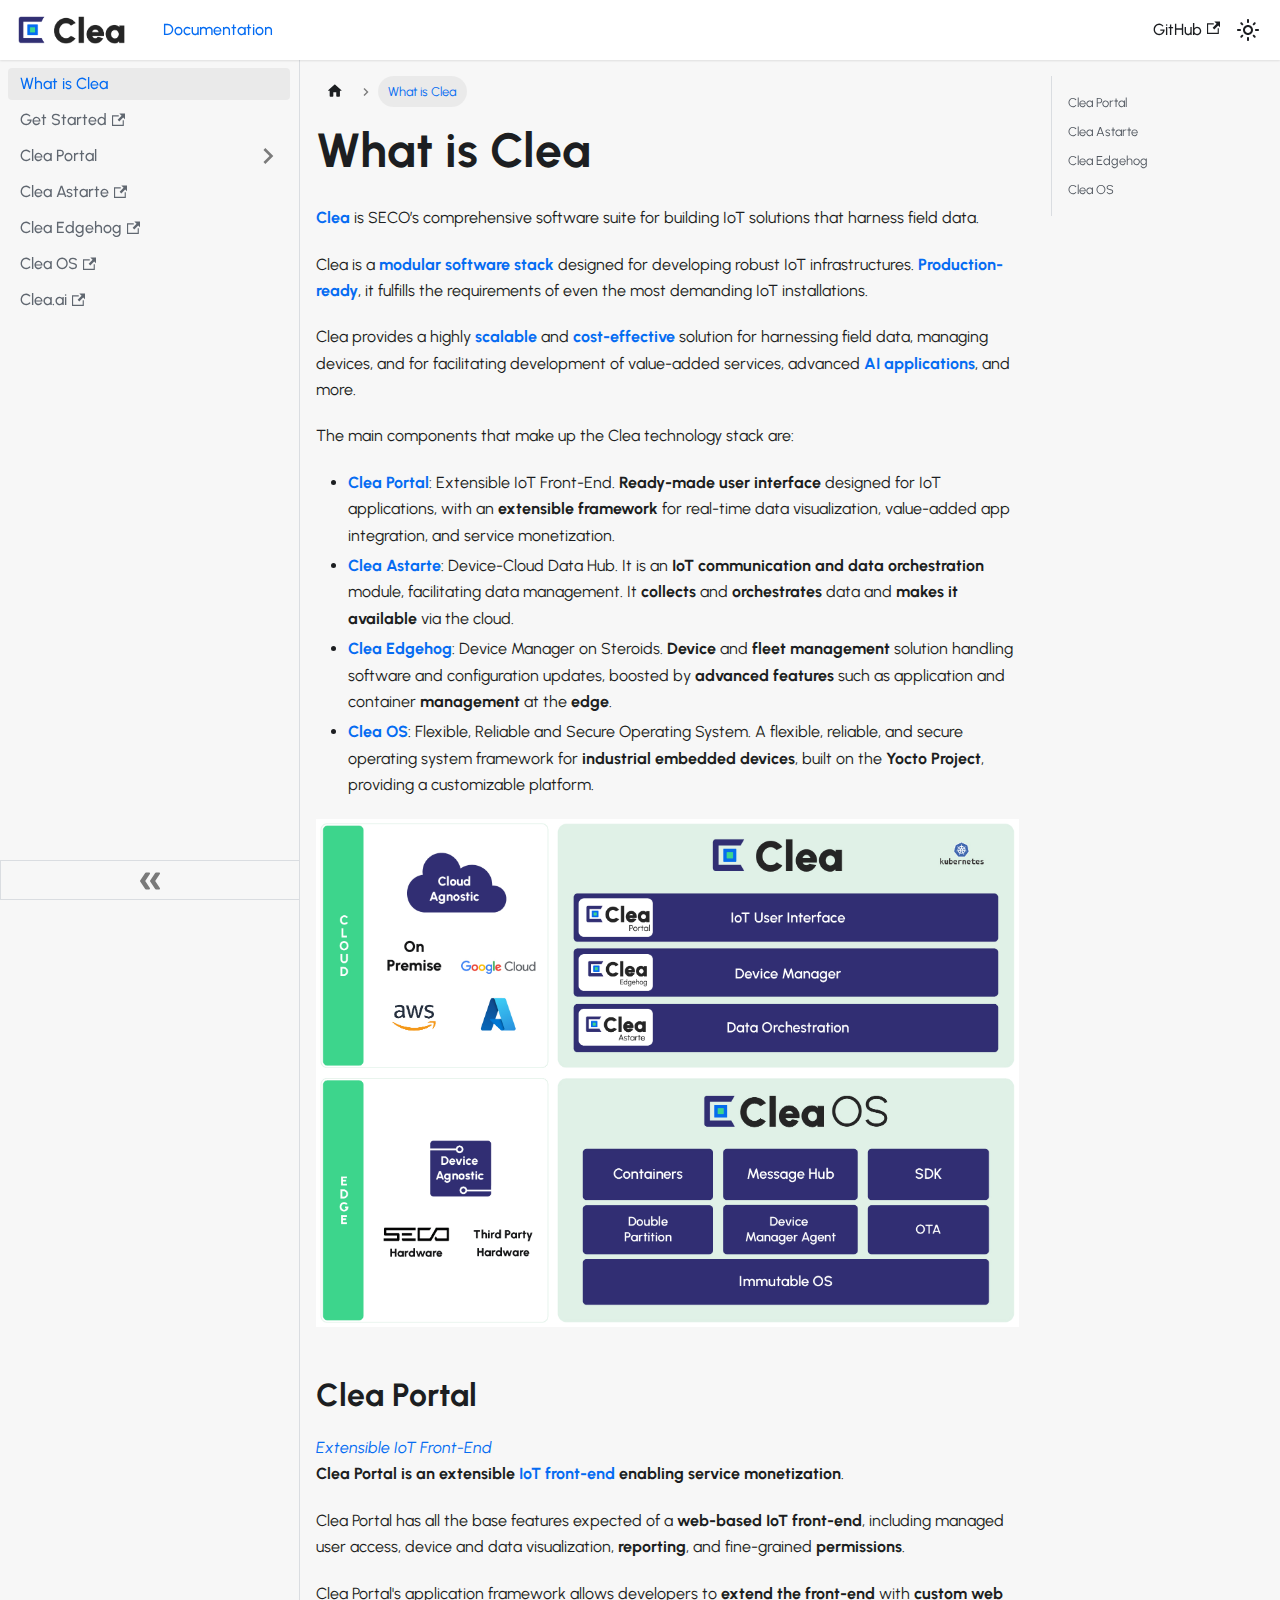
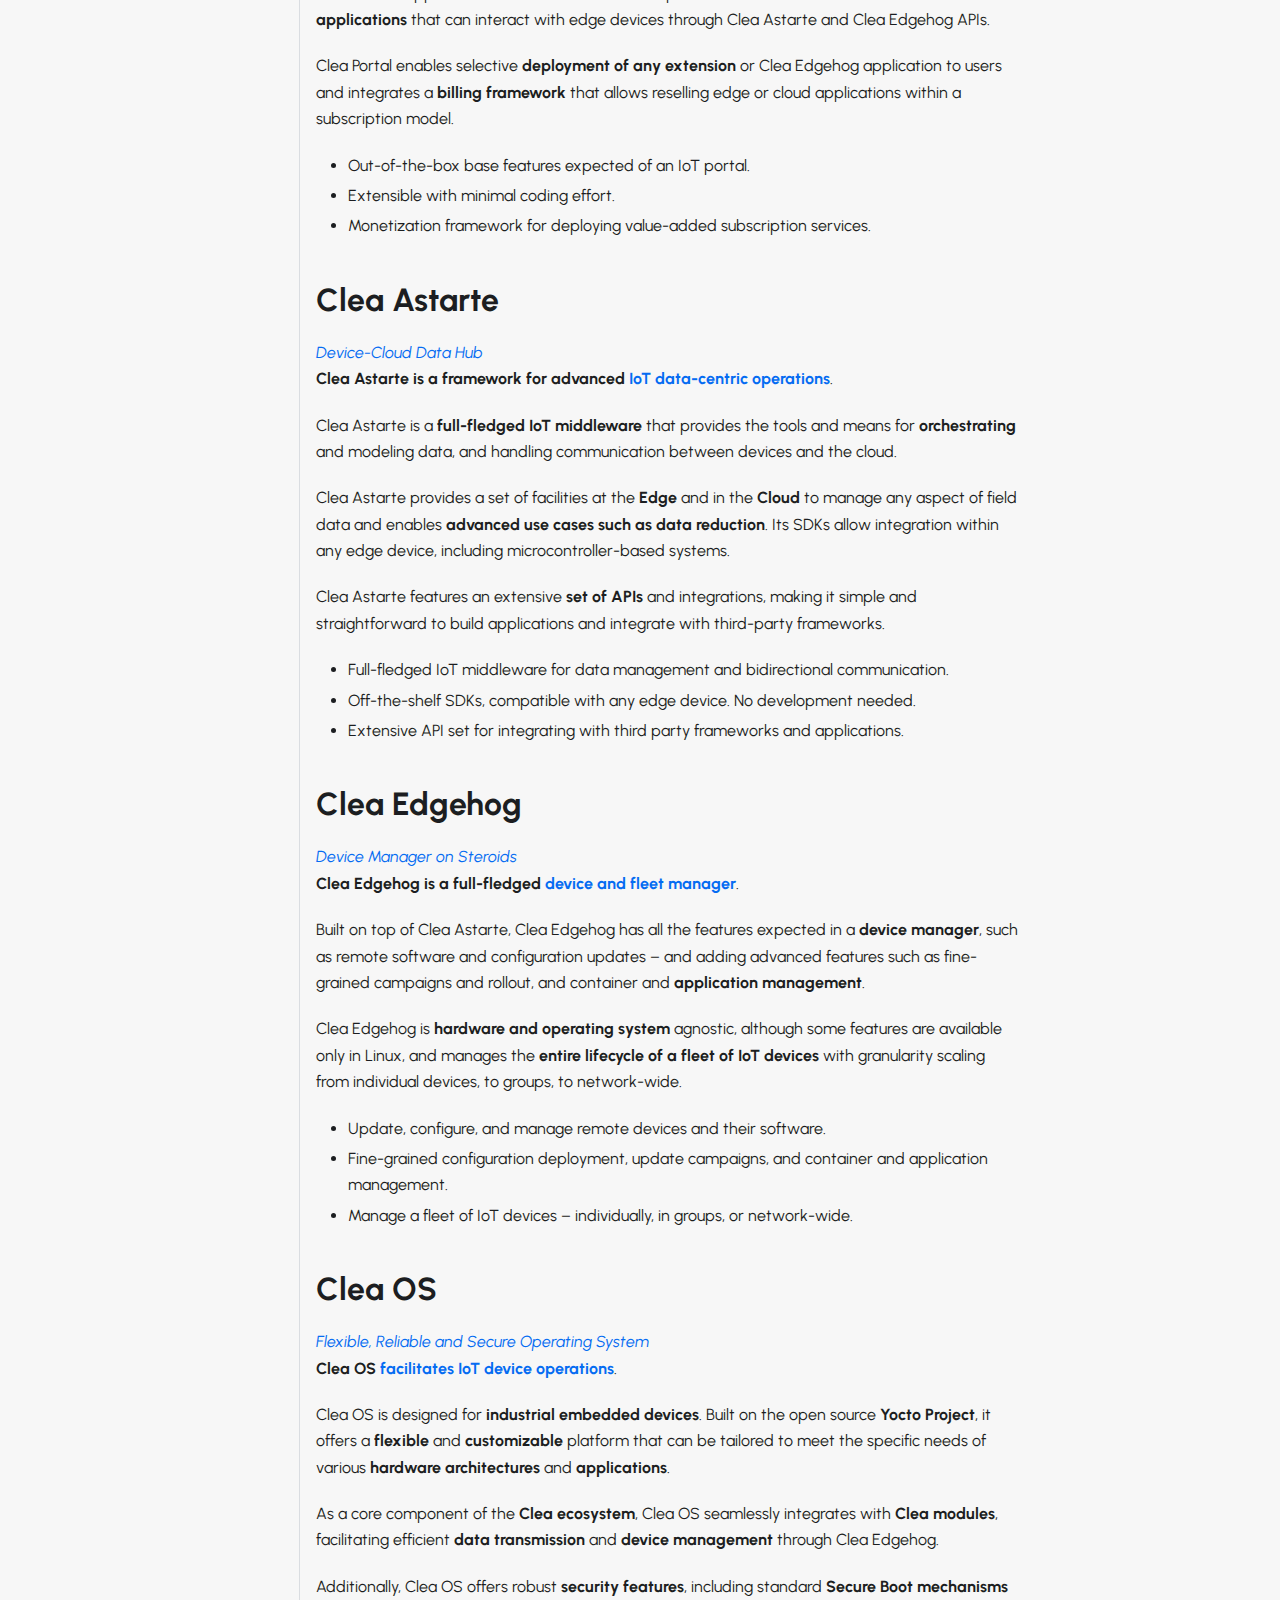
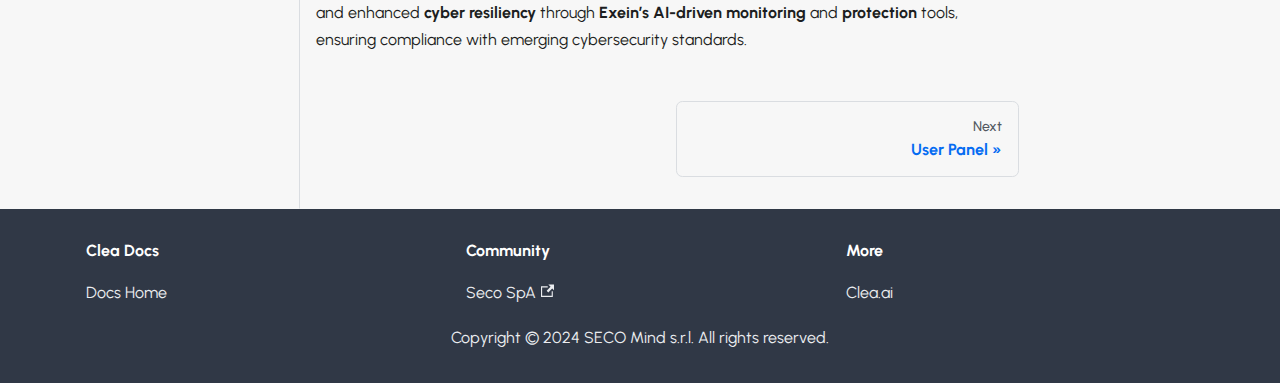
<file: index.html>
<!doctype html>
<html lang="en" dir="ltr" class="docs-wrapper plugin-docs plugin-id-default docs-version-current docs-doc-page docs-doc-id-intro" data-has-hydrated="false">
<head>
<meta charset="UTF-8">
<meta name="generator" content="Docusaurus v3.6.3">
<title data-rh="true">What is Clea | Clea Docs</title><meta data-rh="true" name="viewport" content="width=device-width,initial-scale=1"><meta data-rh="true" name="twitter:card" content="summary_large_image"><meta data-rh="true" property="og:url" content="https://clea.ai/"><meta data-rh="true" property="og:locale" content="en"><meta data-rh="true" name="docusaurus_locale" content="en"><meta data-rh="true" name="docsearch:language" content="en"><meta data-rh="true" name="docusaurus_version" content="current"><meta data-rh="true" name="docusaurus_tag" content="docs-default-current"><meta data-rh="true" name="docsearch:version" content="current"><meta data-rh="true" name="docsearch:docusaurus_tag" content="docs-default-current"><meta data-rh="true" property="og:title" content="What is Clea | Clea Docs"><meta data-rh="true" name="description" content="Clea is SECO’s comprehensive software suite​ for building IoT solutions that harness field data.​"><meta data-rh="true" property="og:description" content="Clea is SECO’s comprehensive software suite​ for building IoT solutions that harness field data.​"><link data-rh="true" rel="icon" href="/img/favicon.png"><link data-rh="true" rel="canonical" href="https://clea.ai/"><link data-rh="true" rel="alternate" href="https://clea.ai/" hreflang="en"><link data-rh="true" rel="alternate" href="https://clea.ai/" hreflang="x-default"><script data-rh="true">function insertBanner(){var n=document.createElement("div");n.id="__docusaurus-base-url-issue-banner-container";n.innerHTML='\n<div id="__docusaurus-base-url-issue-banner" style="border: thick solid red; background-color: rgb(255, 230, 179); margin: 20px; padding: 20px; font-size: 20px;">\n   <p style="font-weight: bold; font-size: 30px;">Your Docusaurus site did not load properly.</p>\n   <p>A very common reason is a wrong site <a href="https://docusaurus.io/docs/docusaurus.config.js/#baseUrl" style="font-weight: bold;">baseUrl configuration</a>.</p>\n   <p>Current configured baseUrl = <span style="font-weight: bold; color: red;">/</span>  (default value)</p>\n   <p>We suggest trying baseUrl = <span id="__docusaurus-base-url-issue-banner-suggestion-container" style="font-weight: bold; color: green;"></span></p>\n</div>\n',document.body.prepend(n);var e=document.getElementById("__docusaurus-base-url-issue-banner-suggestion-container"),s=window.location.pathname,o="/"===s.substr(-1)?s:s+"/";e.innerHTML=o}document.addEventListener("DOMContentLoaded",(function(){void 0===window.docusaurus&&insertBanner()}))</script><link rel="stylesheet" href="/assets/css/styles.c3675c6d.css">
<script src="/assets/js/runtime~main.89467fc8.js" defer="defer"></script>
<script src="/assets/js/main.b49e7446.js" defer="defer"></script>
</head>
<body class="navigation-with-keyboard">
<script>!function(){function t(t){document.documentElement.setAttribute("data-theme",t)}var e=function(){try{return new URLSearchParams(window.location.search).get("docusaurus-theme")}catch(t){}}()||function(){try{return window.localStorage.getItem("theme")}catch(t){}}();t(null!==e?e:"light")}(),function(){try{const n=new URLSearchParams(window.location.search).entries();for(var[t,e]of n)if(t.startsWith("docusaurus-data-")){var a=t.replace("docusaurus-data-","data-");document.documentElement.setAttribute(a,e)}}catch(t){}}()</script><div id="__docusaurus"><div role="region" aria-label="Skip to main content"><a class="skipToContent_fXgn" href="#__docusaurus_skipToContent_fallback">Skip to main content</a></div><nav aria-label="Main" class="navbar navbar--fixed-top"><div class="navbar__inner"><div class="navbar__items"><button aria-label="Toggle navigation bar" aria-expanded="false" class="navbar__toggle clean-btn" type="button"><svg width="30" height="30" viewBox="0 0 30 30" aria-hidden="true"><path stroke="currentColor" stroke-linecap="round" stroke-miterlimit="10" stroke-width="2" d="M4 7h22M4 15h22M4 23h22"></path></svg></button><a class="navbar__brand" href="/"><div class="navbar__logo"><img src="/img/logo_clea.png" alt="Clea Logo" class="themedComponent_mlkZ themedComponent--light_NVdE"><img src="/img/logo_clea_white.png" alt="Clea Logo" class="themedComponent_mlkZ themedComponent--dark_xIcU"></div><b class="navbar__title text--truncate"></b></a><a aria-current="page" class="navbar__item navbar__link navbar__link--active" href="/">Documentation</a></div><div class="navbar__items navbar__items--right"><a href="https://github.com/clea-platform/" target="_blank" rel="noopener noreferrer" class="navbar__item navbar__link">GitHub<svg width="13.5" height="13.5" aria-hidden="true" viewBox="0 0 24 24" class="iconExternalLink_nPIU"><path fill="currentColor" d="M21 13v10h-21v-19h12v2h-10v15h17v-8h2zm3-12h-10.988l4.035 4-6.977 7.07 2.828 2.828 6.977-7.07 4.125 4.172v-11z"></path></svg></a><div class="toggle_vylO colorModeToggle_DEke"><button class="clean-btn toggleButton_gllP toggleButtonDisabled_aARS" type="button" disabled="" title="Switch between dark and light mode (currently light mode)" aria-label="Switch between dark and light mode (currently light mode)" aria-live="polite" aria-pressed="false"><svg viewBox="0 0 24 24" width="24" height="24" class="lightToggleIcon_pyhR"><path fill="currentColor" d="M12,9c1.65,0,3,1.35,3,3s-1.35,3-3,3s-3-1.35-3-3S10.35,9,12,9 M12,7c-2.76,0-5,2.24-5,5s2.24,5,5,5s5-2.24,5-5 S14.76,7,12,7L12,7z M2,13l2,0c0.55,0,1-0.45,1-1s-0.45-1-1-1l-2,0c-0.55,0-1,0.45-1,1S1.45,13,2,13z M20,13l2,0c0.55,0,1-0.45,1-1 s-0.45-1-1-1l-2,0c-0.55,0-1,0.45-1,1S19.45,13,20,13z M11,2v2c0,0.55,0.45,1,1,1s1-0.45,1-1V2c0-0.55-0.45-1-1-1S11,1.45,11,2z M11,20v2c0,0.55,0.45,1,1,1s1-0.45,1-1v-2c0-0.55-0.45-1-1-1C11.45,19,11,19.45,11,20z M5.99,4.58c-0.39-0.39-1.03-0.39-1.41,0 c-0.39,0.39-0.39,1.03,0,1.41l1.06,1.06c0.39,0.39,1.03,0.39,1.41,0s0.39-1.03,0-1.41L5.99,4.58z M18.36,16.95 c-0.39-0.39-1.03-0.39-1.41,0c-0.39,0.39-0.39,1.03,0,1.41l1.06,1.06c0.39,0.39,1.03,0.39,1.41,0c0.39-0.39,0.39-1.03,0-1.41 L18.36,16.95z M19.42,5.99c0.39-0.39,0.39-1.03,0-1.41c-0.39-0.39-1.03-0.39-1.41,0l-1.06,1.06c-0.39,0.39-0.39,1.03,0,1.41 s1.03,0.39,1.41,0L19.42,5.99z M7.05,18.36c0.39-0.39,0.39-1.03,0-1.41c-0.39-0.39-1.03-0.39-1.41,0l-1.06,1.06 c-0.39,0.39-0.39,1.03,0,1.41s1.03,0.39,1.41,0L7.05,18.36z"></path></svg><svg viewBox="0 0 24 24" width="24" height="24" class="darkToggleIcon_wfgR"><path fill="currentColor" d="M9.37,5.51C9.19,6.15,9.1,6.82,9.1,7.5c0,4.08,3.32,7.4,7.4,7.4c0.68,0,1.35-0.09,1.99-0.27C17.45,17.19,14.93,19,12,19 c-3.86,0-7-3.14-7-7C5,9.07,6.81,6.55,9.37,5.51z M12,3c-4.97,0-9,4.03-9,9s4.03,9,9,9s9-4.03,9-9c0-0.46-0.04-0.92-0.1-1.36 c-0.98,1.37-2.58,2.26-4.4,2.26c-2.98,0-5.4-2.42-5.4-5.4c0-1.81,0.89-3.42,2.26-4.4C12.92,3.04,12.46,3,12,3L12,3z"></path></svg></button></div><div class="navbarSearchContainer_Bca1"></div></div></div><div role="presentation" class="navbar-sidebar__backdrop"></div></nav><div id="__docusaurus_skipToContent_fallback" class="main-wrapper mainWrapper_z2l0"><div class="docsWrapper_hBAB"><button aria-label="Scroll back to top" class="clean-btn theme-back-to-top-button backToTopButton_sjWU" type="button"></button><div class="docRoot_UBD9"><aside class="theme-doc-sidebar-container docSidebarContainer_YfHR"><div class="sidebarViewport_aRkj"><div class="sidebar_njMd"><nav aria-label="Docs sidebar" class="menu thin-scrollbar menu_SIkG"><ul class="theme-doc-sidebar-menu menu__list"><li class="theme-doc-sidebar-item-link theme-doc-sidebar-item-link-level-1 menu__list-item"><a class="menu__link menu__link--active" aria-current="page" href="/">What is Clea</a></li><li class="theme-doc-sidebar-item-link theme-doc-sidebar-item-link-level-1 menu__list-item"><a href="https://git-pages.seco.com/clea-os/docs/iot/connect-to-clea-cloud" target="_blank" rel="noopener noreferrer" class="menu__link menuExternalLink_NmtK">Get Started<svg width="13.5" height="13.5" aria-hidden="true" viewBox="0 0 24 24" class="iconExternalLink_nPIU"><path fill="currentColor" d="M21 13v10h-21v-19h12v2h-10v15h17v-8h2zm3-12h-10.988l4.035 4-6.977 7.07 2.828 2.828 6.977-7.07 4.125 4.172v-11z"></path></svg></a></li><li class="theme-doc-sidebar-item-category theme-doc-sidebar-item-category-level-1 menu__list-item menu__list-item--collapsed"><div class="menu__list-item-collapsible"><a class="menu__link menu__link--sublist menu__link--sublist-caret" role="button" aria-expanded="false" href="/clea_portal_walkthrough/clea_portal">Clea Portal</a></div></li><li class="theme-doc-sidebar-item-link theme-doc-sidebar-item-link-level-1 menu__list-item"><a href="https://docs.astarte-platform.org/astarte/latest/001-intro_architecture.html" target="_blank" rel="noopener noreferrer" class="menu__link menuExternalLink_NmtK">Clea Astarte<svg width="13.5" height="13.5" aria-hidden="true" viewBox="0 0 24 24" class="iconExternalLink_nPIU"><path fill="currentColor" d="M21 13v10h-21v-19h12v2h-10v15h17v-8h2zm3-12h-10.988l4.035 4-6.977 7.07 2.828 2.828 6.977-7.07 4.125 4.172v-11z"></path></svg></a></li><li class="theme-doc-sidebar-item-link theme-doc-sidebar-item-link-level-1 menu__list-item"><a href="https://docs.edgehog.io/0.9/intro_user.html#content" target="_blank" rel="noopener noreferrer" class="menu__link menuExternalLink_NmtK">Clea Edgehog<svg width="13.5" height="13.5" aria-hidden="true" viewBox="0 0 24 24" class="iconExternalLink_nPIU"><path fill="currentColor" d="M21 13v10h-21v-19h12v2h-10v15h17v-8h2zm3-12h-10.988l4.035 4-6.977 7.07 2.828 2.828 6.977-7.07 4.125 4.172v-11z"></path></svg></a></li><li class="theme-doc-sidebar-item-link theme-doc-sidebar-item-link-level-1 menu__list-item"><a href="https://git-pages.seco.com/clea-os/docs" target="_blank" rel="noopener noreferrer" class="menu__link menuExternalLink_NmtK">Clea OS<svg width="13.5" height="13.5" aria-hidden="true" viewBox="0 0 24 24" class="iconExternalLink_nPIU"><path fill="currentColor" d="M21 13v10h-21v-19h12v2h-10v15h17v-8h2zm3-12h-10.988l4.035 4-6.977 7.07 2.828 2.828 6.977-7.07 4.125 4.172v-11z"></path></svg></a></li><li class="theme-doc-sidebar-item-link theme-doc-sidebar-item-link-level-1 menu__list-item"><a href="https://clea.ai" target="_blank" rel="noopener noreferrer" class="menu__link menuExternalLink_NmtK">Clea.ai<svg width="13.5" height="13.5" aria-hidden="true" viewBox="0 0 24 24" class="iconExternalLink_nPIU"><path fill="currentColor" d="M21 13v10h-21v-19h12v2h-10v15h17v-8h2zm3-12h-10.988l4.035 4-6.977 7.07 2.828 2.828 6.977-7.07 4.125 4.172v-11z"></path></svg></a></li></ul></nav><button type="button" title="Collapse sidebar" aria-label="Collapse sidebar" class="button button--secondary button--outline collapseSidebarButton_PEFL"><svg width="20" height="20" aria-hidden="true" class="collapseSidebarButtonIcon_kv0_"><g fill="#7a7a7a"><path d="M9.992 10.023c0 .2-.062.399-.172.547l-4.996 7.492a.982.982 0 01-.828.454H1c-.55 0-1-.453-1-1 0-.2.059-.403.168-.551l4.629-6.942L.168 3.078A.939.939 0 010 2.528c0-.548.45-.997 1-.997h2.996c.352 0 .649.18.828.45L9.82 9.472c.11.148.172.347.172.55zm0 0"></path><path d="M19.98 10.023c0 .2-.058.399-.168.547l-4.996 7.492a.987.987 0 01-.828.454h-3c-.547 0-.996-.453-.996-1 0-.2.059-.403.168-.551l4.625-6.942-4.625-6.945a.939.939 0 01-.168-.55 1 1 0 01.996-.997h3c.348 0 .649.18.828.45l4.996 7.492c.11.148.168.347.168.55zm0 0"></path></g></svg></button></div></div></aside><main class="docMainContainer_TBSr"><div class="container padding-top--md padding-bottom--lg"><div class="row"><div class="col docItemCol_VOVn"><div class="docItemContainer_Djhp"><article><nav class="theme-doc-breadcrumbs breadcrumbsContainer_Z_bl" aria-label="Breadcrumbs"><ul class="breadcrumbs" itemscope="" itemtype="https://schema.org/BreadcrumbList"><li class="breadcrumbs__item"><a aria-label="Home page" class="breadcrumbs__link" href="/"><svg viewBox="0 0 24 24" class="breadcrumbHomeIcon_YNFT"><path d="M10 19v-5h4v5c0 .55.45 1 1 1h3c.55 0 1-.45 1-1v-7h1.7c.46 0 .68-.57.33-.87L12.67 3.6c-.38-.34-.96-.34-1.34 0l-8.36 7.53c-.34.3-.13.87.33.87H5v7c0 .55.45 1 1 1h3c.55 0 1-.45 1-1z" fill="currentColor"></path></svg></a></li><li itemscope="" itemprop="itemListElement" itemtype="https://schema.org/ListItem" class="breadcrumbs__item breadcrumbs__item--active"><span class="breadcrumbs__link" itemprop="name">What is Clea</span><meta itemprop="position" content="1"></li></ul></nav><div class="tocCollapsible_ETCw theme-doc-toc-mobile tocMobile_ITEo"><button type="button" class="clean-btn tocCollapsibleButton_TO0P">On this page</button></div><div class="theme-doc-markdown markdown"><header><h1>What is Clea</h1></header>
<p><span style="color:#056cf2"><strong>Clea</strong></span> is SECO’s comprehensive software suite​ for building IoT solutions that harness field data.​</p>
<p>Clea is a <span style="color:#056cf2"><strong>modular software stack</strong></span> designed for developing robust IoT infrastructures.​ <span style="color:#056cf2"><strong>Production-ready</strong></span>, it fulfills​ the requirements of even the most demanding​ IoT installations.</p>
<p>Clea provides a highly <span style="color:#056cf2"><strong>scalable</strong></span> and <span style="color:#056cf2"><strong>cost-effective</strong></span> solution for harnessing field data, managing devices, and for facilitating development of value-added services, advanced <span style="color:#056cf2"><strong>AI applications</strong></span>, and more.​</p>
<p>The main components that make up the Clea technology stack are:</p>
<ul>
<li><a href="/clea_portal_walkthrough/clea_portal"><strong>Clea Portal</strong></a>: Extensible IoT Front-End. <strong>Ready-made user interface</strong> designed for IoT applications, with an <strong>extensible framework</strong> for real-time data visualization, value-added app integration, and service monetization.​</li>
<li><a href="https://docs.astarte-platform.org/astarte/latest/001-intro_architecture.html" target="_blank" rel="noopener noreferrer"><strong>Clea Astarte</strong></a>: Device-Cloud Data Hub. It is an <strong>IoT communication and data orchestration</strong> module, facilitating data management. It <strong>collects</strong> and <strong>orchestrates</strong> data and <strong>makes it available</strong> via the cloud.​</li>
<li><a href="https://docs.edgehog.io/0.9/intro_user.html#content" target="_blank" rel="noopener noreferrer"><strong>Clea Edgehog</strong></a>: Device Manager on Steroids​. <strong>Device</strong> and <strong>fleet management</strong> solution handling software and configuration updates, boosted by <strong>advanced features</strong> such as application and container <strong>management</strong> at the <strong>edge</strong>. ​</li>
<li><a href="https://git-pages.seco.com/clea-os/docs" target="_blank" rel="noopener noreferrer"><strong>Clea OS</strong></a>: Flexible, Reliable and Secure Operating System. A flexible, reliable, and secure operating system framework for <strong>industrial embedded devices</strong>, built on the <strong>Yocto Project</strong>, providing a customizable platform.​</li>
</ul>
<div style="text-align:center"><p><img decoding="async" loading="lazy" alt="Clea tech stack" src="/assets/images/clea_tech_stack-b89297119f7730427e7502ab46a546cb.jpg" width="2132" height="1541" class="img_ev3q"></p></div>
<h2 class="anchor anchorWithStickyNavbar_LWe7" id="clea-portal">Clea Portal<a href="#clea-portal" class="hash-link" aria-label="Direct link to Clea Portal" title="Direct link to Clea Portal">​</a></h2>
<span style="color:#056cf2"><em>Extensible IoT Front-End​</em></span>
<p><strong>Clea Portal is an extensible</strong> <span style="color:#056cf2"><strong>IoT front-end</strong></span> <strong>enabling service monetization</strong>. ​</p>
<p>Clea Portal has all the base features expected of a <strong>web-based IoT front-end</strong>, including managed user access, device and data visualization, <strong>reporting</strong>, and fine-grained <strong>permissions</strong>.​</p>
<p>Clea Portal&#x27;s application framework allows developers to <strong>extend the front-end</strong> with <strong>custom web applications</strong> that can interact with edge devices through Clea Astarte and Clea Edgehog APIs.​</p>
<p>Clea Portal enables selective <strong>deployment of any extension</strong> or Clea Edgehog application to users and integrates a <strong>billing framework</strong> that allows reselling edge or cloud applications within a subscription model.​</p>
<ul>
<li>Out-of-the-box base features expected of an IoT portal.​</li>
<li>Extensible with minimal coding effort.​</li>
<li>Monetization framework for deploying value-added subscription services.</li>
</ul>
<h2 class="anchor anchorWithStickyNavbar_LWe7" id="clea-astarte">Clea Astarte<a href="#clea-astarte" class="hash-link" aria-label="Direct link to Clea Astarte" title="Direct link to Clea Astarte">​</a></h2>
<span style="color:#056cf2"><em>Device-Cloud Data Hub​</em></span>
<p><strong>Clea Astarte is a framework for advanced</strong> <span style="color:#056cf2"><strong>IoT data-centric operations</strong></span>. ​</p>
<p>Clea Astarte is a <strong>full-fledged IoT middleware</strong> that provides the tools and means for <strong>orchestrating</strong> and modeling data, and handling communication between devices and the cloud.​</p>
<p>Clea Astarte provides a set of facilities at the <strong>Edge</strong> and in the <strong>Cloud</strong> to manage any aspect of field data and enables <strong>advanced use cases such as data reduction</strong>. Its SDKs allow integration within any edge device, including microcontroller-based systems. ​</p>
<p>Clea Astarte features an extensive <strong>set of APIs</strong> and integrations, making it simple and straightforward to build applications and integrate with third-party frameworks.</p>
<ul>
<li>Full-fledged IoT middleware for data management and bidirectional communication.​</li>
<li>Off-the-shelf SDKs, compatible with any edge device. No development needed.</li>
<li>Extensive API set for integrating with third party frameworks and applications.​</li>
</ul>
<h2 class="anchor anchorWithStickyNavbar_LWe7" id="clea-edgehog">Clea Edgehog<a href="#clea-edgehog" class="hash-link" aria-label="Direct link to Clea Edgehog" title="Direct link to Clea Edgehog">​</a></h2>
<span style="color:#056cf2"><em>Device Manager on Steroids​</em></span>
<p><strong>Clea Edgehog is a full-fledged</strong> <span style="color:#056cf2"><strong>device and fleet manager</strong></span>. ​</p>
<p>Built on top of Clea Astarte, Clea Edgehog has all the features expected in a <strong>device manager</strong>, such as remote software and configuration updates – and adding advanced features such as fine-grained campaigns and rollout, and container and <strong>application management</strong>.​</p>
<p>Clea Edgehog is <strong>hardware and operating system</strong> agnostic, although some features are available only in Linux, and manages the <strong>entire lifecycle of a fleet of IoT devices</strong> with granularity scaling from individual devices, to groups, to network-wide.​</p>
<ul>
<li>Update, configure, and manage remote devices and their software.​</li>
<li>Fine-grained configuration deployment, update campaigns, and container and application management.​</li>
<li>Manage a fleet of IoT devices – individually, in groups, or network-wide.</li>
</ul>
<h2 class="anchor anchorWithStickyNavbar_LWe7" id="clea-os">Clea OS<a href="#clea-os" class="hash-link" aria-label="Direct link to Clea OS" title="Direct link to Clea OS">​</a></h2>
<span style="color:#056cf2"><em>Flexible, Reliable and Secure Operating System​</em></span>
<p><strong>Clea OS</strong> <span style="color:#056cf2"><strong>facilitates IoT device operations</strong></span>. ​</p>
<p>Clea OS is designed for <strong>industrial embedded devices</strong>. Built on the open source <strong>Yocto Project</strong>, it offers a <strong>flexible</strong> and <strong>customizable</strong> platform that can be tailored to meet the specific needs of various <strong>hardware architectures</strong> and <strong>applications</strong>.​</p>
<p>​As a core component of the <strong>Clea ecosystem</strong>, Clea OS seamlessly integrates with <strong>Clea modules</strong>, facilitating efficient <strong>data transmission</strong> and <strong>device management</strong> through Clea Edgehog.​</p>
<p>​Additionally, Clea OS offers robust <strong>security features</strong>, including standard <strong>Secure Boot mechanisms</strong> and enhanced <strong>cyber resiliency</strong> through <strong>Exein’s AI-driven monitoring</strong> and <strong>protection</strong> tools, ensuring compliance with emerging cybersecurity standards.​</p></div></article><nav class="pagination-nav docusaurus-mt-lg" aria-label="Docs pages"><a class="pagination-nav__link pagination-nav__link--next" href="/clea_portal_walkthrough/clea_portal"><div class="pagination-nav__sublabel">Next</div><div class="pagination-nav__label">User Panel</div></a></nav></div></div><div class="col col--3"><div class="tableOfContents_bqdL thin-scrollbar theme-doc-toc-desktop"><ul class="table-of-contents table-of-contents__left-border"><li><a href="#clea-portal" class="table-of-contents__link toc-highlight">Clea Portal</a></li><li><a href="#clea-astarte" class="table-of-contents__link toc-highlight">Clea Astarte</a></li><li><a href="#clea-edgehog" class="table-of-contents__link toc-highlight">Clea Edgehog</a></li><li><a href="#clea-os" class="table-of-contents__link toc-highlight">Clea OS</a></li></ul></div></div></div></div></main></div></div></div><footer class="footer footer--dark"><div class="container container-fluid"><div class="row footer__links"><div class="col footer__col"><div class="footer__title">Clea Docs</div><ul class="footer__items clean-list"><li class="footer__item"><a class="footer__link-item" href="/">Docs Home</a></li></ul></div><div class="col footer__col"><div class="footer__title">Community</div><ul class="footer__items clean-list"><li class="footer__item"><a href="https://www.seco.com/" target="_blank" rel="noopener noreferrer" class="footer__link-item">Seco SpA<svg width="13.5" height="13.5" aria-hidden="true" viewBox="0 0 24 24" class="iconExternalLink_nPIU"><path fill="currentColor" d="M21 13v10h-21v-19h12v2h-10v15h17v-8h2zm3-12h-10.988l4.035 4-6.977 7.07 2.828 2.828 6.977-7.07 4.125 4.172v-11z"></path></svg></a></li></ul></div><div class="col footer__col"><div class="footer__title">More</div><ul class="footer__items clean-list"><li class="footer__item"><a href="https://www.clea.ai" target="_blank" rel="noopener noreferrer" class="footer__link-item">Clea.ai</a></li></ul></div></div><div class="footer__bottom text--center"><div class="footer__copyright">Copyright © 2024 SECO Mind s.r.l. All rights reserved.</div></div></div></footer></div>
</body>
</html>
</file>
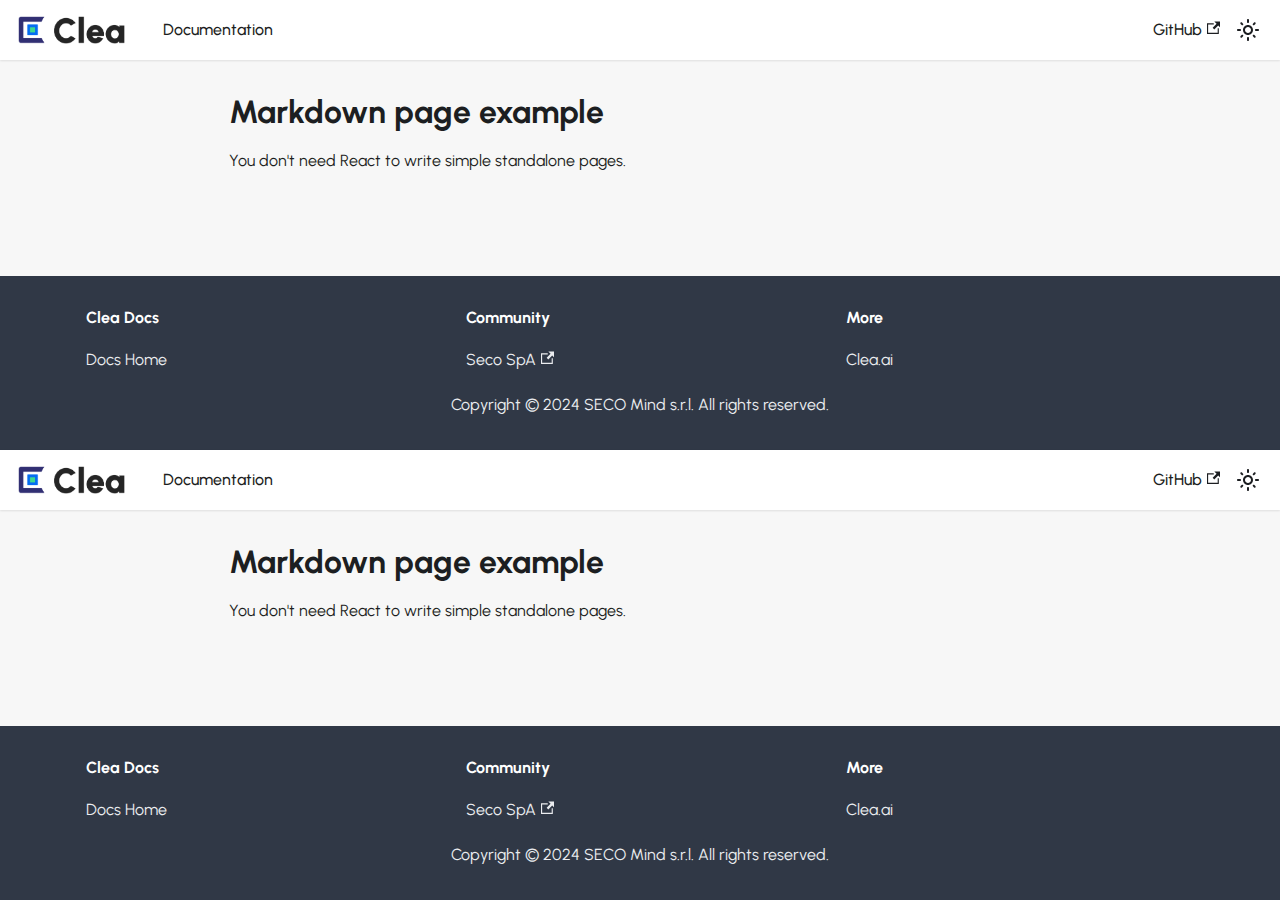
<file: markdown-page/index.html>
<!doctype html>
<html lang="en" dir="ltr" class="mdx-wrapper mdx-page plugin-pages plugin-id-default" data-has-hydrated="false">
<head>
<meta charset="UTF-8">
<meta name="generator" content="Docusaurus v3.6.3">
<title data-rh="true">Markdown page example | Clea Docs</title><meta data-rh="true" name="viewport" content="width=device-width,initial-scale=1"><meta data-rh="true" name="twitter:card" content="summary_large_image"><meta data-rh="true" property="og:url" content="https://clea.ai/markdown-page"><meta data-rh="true" property="og:locale" content="en"><meta data-rh="true" name="docusaurus_locale" content="en"><meta data-rh="true" name="docusaurus_tag" content="default"><meta data-rh="true" name="docsearch:language" content="en"><meta data-rh="true" name="docsearch:docusaurus_tag" content="default"><meta data-rh="true" property="og:title" content="Markdown page example | Clea Docs"><meta data-rh="true" name="description" content="You don&#x27;t need React to write simple standalone pages."><meta data-rh="true" property="og:description" content="You don&#x27;t need React to write simple standalone pages."><link data-rh="true" rel="icon" href="/img/favicon.png"><link data-rh="true" rel="canonical" href="https://clea.ai/markdown-page"><link data-rh="true" rel="alternate" href="https://clea.ai/markdown-page" hreflang="en"><link data-rh="true" rel="alternate" href="https://clea.ai/markdown-page" hreflang="x-default"><link rel="stylesheet" href="/assets/css/styles.c3675c6d.css">
<script src="/assets/js/runtime~main.89467fc8.js" defer="defer"></script>
<script src="/assets/js/main.b49e7446.js" defer="defer"></script>
</head>
<body class="navigation-with-keyboard">
<script>!function(){function t(t){document.documentElement.setAttribute("data-theme",t)}var e=function(){try{return new URLSearchParams(window.location.search).get("docusaurus-theme")}catch(t){}}()||function(){try{return window.localStorage.getItem("theme")}catch(t){}}();t(null!==e?e:"light")}(),function(){try{const n=new URLSearchParams(window.location.search).entries();for(var[t,e]of n)if(t.startsWith("docusaurus-data-")){var a=t.replace("docusaurus-data-","data-");document.documentElement.setAttribute(a,e)}}catch(t){}}()</script><div id="__docusaurus"><div role="region" aria-label="Skip to main content"><a class="skipToContent_fXgn" href="#__docusaurus_skipToContent_fallback">Skip to main content</a></div><nav aria-label="Main" class="navbar navbar--fixed-top"><div class="navbar__inner"><div class="navbar__items"><button aria-label="Toggle navigation bar" aria-expanded="false" class="navbar__toggle clean-btn" type="button"><svg width="30" height="30" viewBox="0 0 30 30" aria-hidden="true"><path stroke="currentColor" stroke-linecap="round" stroke-miterlimit="10" stroke-width="2" d="M4 7h22M4 15h22M4 23h22"></path></svg></button><a class="navbar__brand" href="/"><div class="navbar__logo"><img src="/img/logo_clea.png" alt="Clea Logo" class="themedComponent_mlkZ themedComponent--light_NVdE"><img src="/img/logo_clea_white.png" alt="Clea Logo" class="themedComponent_mlkZ themedComponent--dark_xIcU"></div><b class="navbar__title text--truncate"></b></a><a class="navbar__item navbar__link" href="/">Documentation</a></div><div class="navbar__items navbar__items--right"><a href="https://github.com/clea-platform/" target="_blank" rel="noopener noreferrer" class="navbar__item navbar__link">GitHub<svg width="13.5" height="13.5" aria-hidden="true" viewBox="0 0 24 24" class="iconExternalLink_nPIU"><path fill="currentColor" d="M21 13v10h-21v-19h12v2h-10v15h17v-8h2zm3-12h-10.988l4.035 4-6.977 7.07 2.828 2.828 6.977-7.07 4.125 4.172v-11z"></path></svg></a><div class="toggle_vylO colorModeToggle_DEke"><button class="clean-btn toggleButton_gllP toggleButtonDisabled_aARS" type="button" disabled="" title="Switch between dark and light mode (currently light mode)" aria-label="Switch between dark and light mode (currently light mode)" aria-live="polite" aria-pressed="false"><svg viewBox="0 0 24 24" width="24" height="24" class="lightToggleIcon_pyhR"><path fill="currentColor" d="M12,9c1.65,0,3,1.35,3,3s-1.35,3-3,3s-3-1.35-3-3S10.35,9,12,9 M12,7c-2.76,0-5,2.24-5,5s2.24,5,5,5s5-2.24,5-5 S14.76,7,12,7L12,7z M2,13l2,0c0.55,0,1-0.45,1-1s-0.45-1-1-1l-2,0c-0.55,0-1,0.45-1,1S1.45,13,2,13z M20,13l2,0c0.55,0,1-0.45,1-1 s-0.45-1-1-1l-2,0c-0.55,0-1,0.45-1,1S19.45,13,20,13z M11,2v2c0,0.55,0.45,1,1,1s1-0.45,1-1V2c0-0.55-0.45-1-1-1S11,1.45,11,2z M11,20v2c0,0.55,0.45,1,1,1s1-0.45,1-1v-2c0-0.55-0.45-1-1-1C11.45,19,11,19.45,11,20z M5.99,4.58c-0.39-0.39-1.03-0.39-1.41,0 c-0.39,0.39-0.39,1.03,0,1.41l1.06,1.06c0.39,0.39,1.03,0.39,1.41,0s0.39-1.03,0-1.41L5.99,4.58z M18.36,16.95 c-0.39-0.39-1.03-0.39-1.41,0c-0.39,0.39-0.39,1.03,0,1.41l1.06,1.06c0.39,0.39,1.03,0.39,1.41,0c0.39-0.39,0.39-1.03,0-1.41 L18.36,16.95z M19.42,5.99c0.39-0.39,0.39-1.03,0-1.41c-0.39-0.39-1.03-0.39-1.41,0l-1.06,1.06c-0.39,0.39-0.39,1.03,0,1.41 s1.03,0.39,1.41,0L19.42,5.99z M7.05,18.36c0.39-0.39,0.39-1.03,0-1.41c-0.39-0.39-1.03-0.39-1.41,0l-1.06,1.06 c-0.39,0.39-0.39,1.03,0,1.41s1.03,0.39,1.41,0L7.05,18.36z"></path></svg><svg viewBox="0 0 24 24" width="24" height="24" class="darkToggleIcon_wfgR"><path fill="currentColor" d="M9.37,5.51C9.19,6.15,9.1,6.82,9.1,7.5c0,4.08,3.32,7.4,7.4,7.4c0.68,0,1.35-0.09,1.99-0.27C17.45,17.19,14.93,19,12,19 c-3.86,0-7-3.14-7-7C5,9.07,6.81,6.55,9.37,5.51z M12,3c-4.97,0-9,4.03-9,9s4.03,9,9,9s9-4.03,9-9c0-0.46-0.04-0.92-0.1-1.36 c-0.98,1.37-2.58,2.26-4.4,2.26c-2.98,0-5.4-2.42-5.4-5.4c0-1.81,0.89-3.42,2.26-4.4C12.92,3.04,12.46,3,12,3L12,3z"></path></svg></button></div><div class="navbarSearchContainer_Bca1"></div></div></div><div role="presentation" class="navbar-sidebar__backdrop"></div></nav><div id="__docusaurus_skipToContent_fallback" class="main-wrapper mainWrapper_z2l0"><main class="container container--fluid margin-vert--lg"><div class="row mdxPageWrapper_j9I6"><div class="col col--8"><article><header><h1>Markdown page example</h1></header>
<p>You don&#x27;t need React to write simple standalone pages.</p></article></div></div></main></div><footer class="footer footer--dark"><div class="container container-fluid"><div class="row footer__links"><div class="col footer__col"><div class="footer__title">Clea Docs</div><ul class="footer__items clean-list"><li class="footer__item"><a class="footer__link-item" href="/">Docs Home</a></li></ul></div><div class="col footer__col"><div class="footer__title">Community</div><ul class="footer__items clean-list"><li class="footer__item"><a href="https://www.seco.com/" target="_blank" rel="noopener noreferrer" class="footer__link-item">Seco SpA<svg width="13.5" height="13.5" aria-hidden="true" viewBox="0 0 24 24" class="iconExternalLink_nPIU"><path fill="currentColor" d="M21 13v10h-21v-19h12v2h-10v15h17v-8h2zm3-12h-10.988l4.035 4-6.977 7.07 2.828 2.828 6.977-7.07 4.125 4.172v-11z"></path></svg></a></li></ul></div><div class="col footer__col"><div class="footer__title">More</div><ul class="footer__items clean-list"><li class="footer__item"><a href="https://www.clea.ai" target="_blank" rel="noopener noreferrer" class="footer__link-item">Clea.ai</a></li></ul></div></div><div class="footer__bottom text--center"><div class="footer__copyright">Copyright © 2024 SECO Mind s.r.l. All rights reserved.</div></div></div></footer></div>
</body>
</html>
</file>
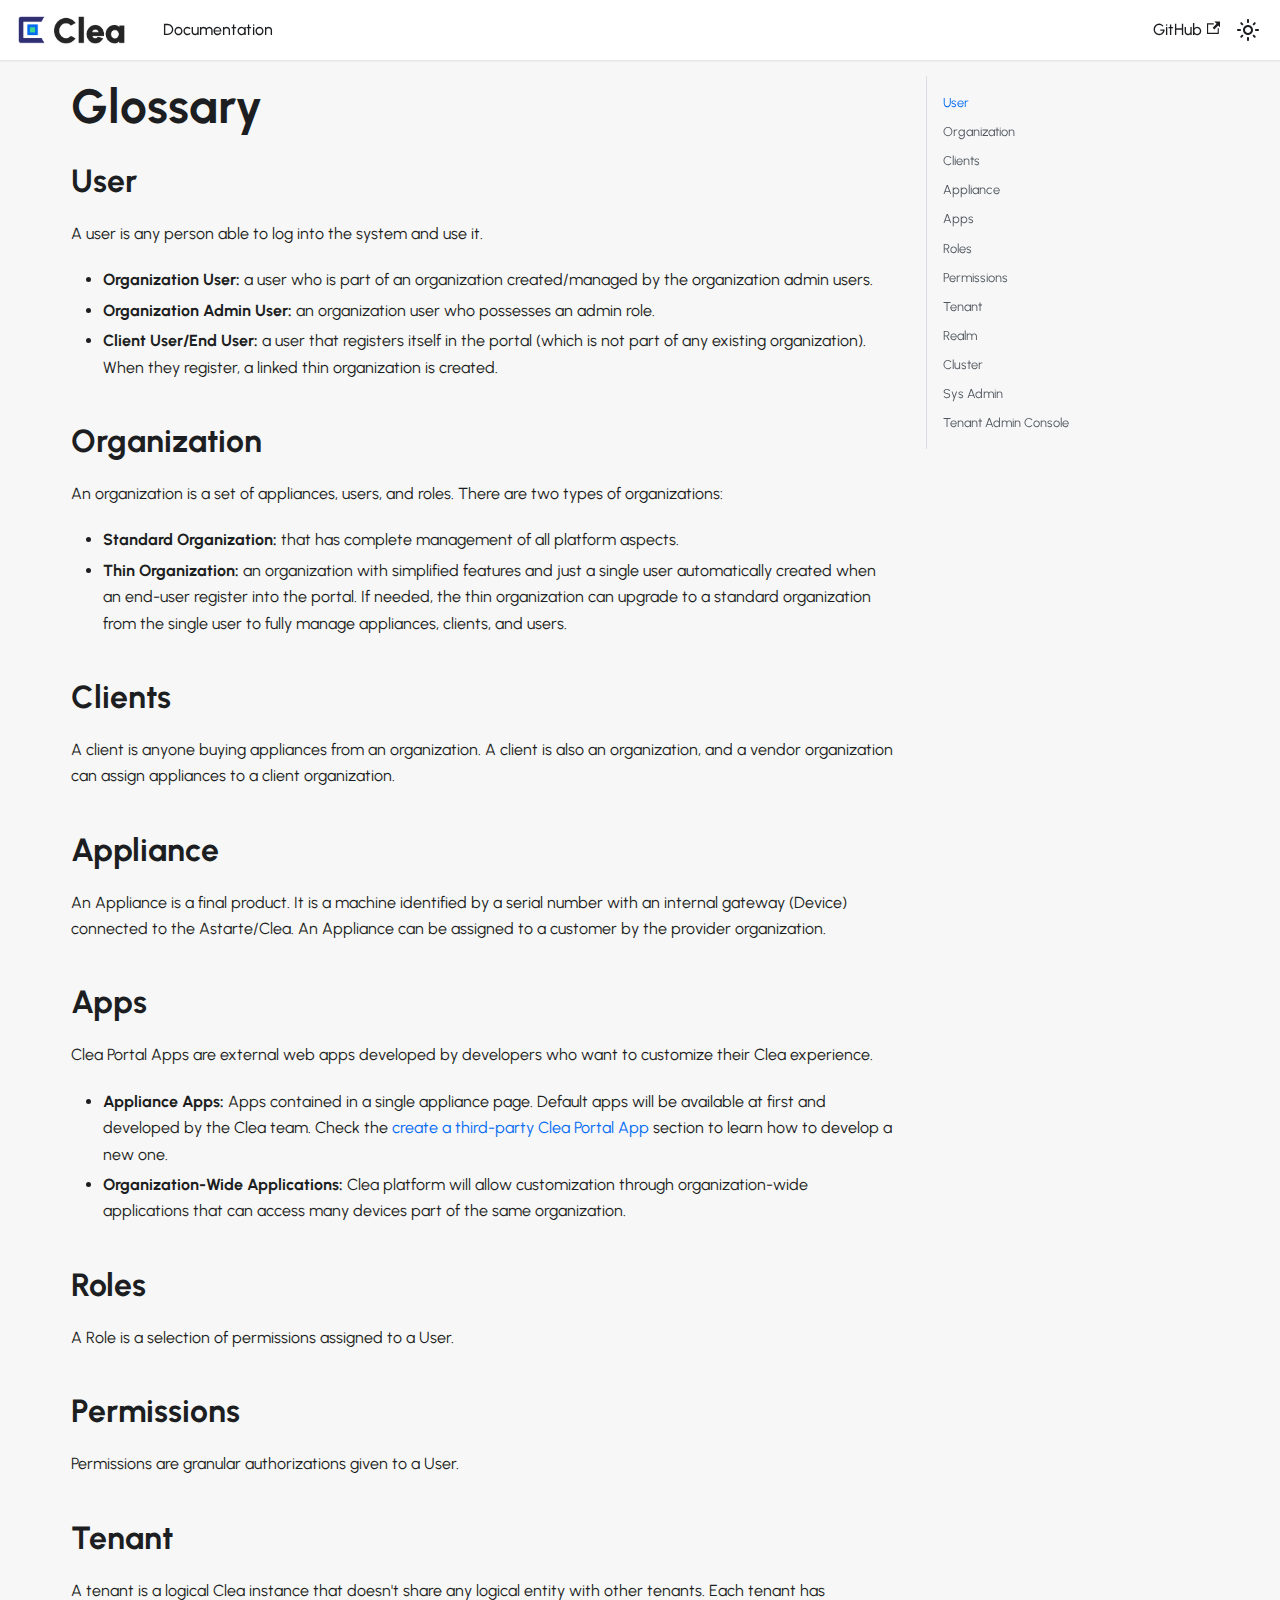
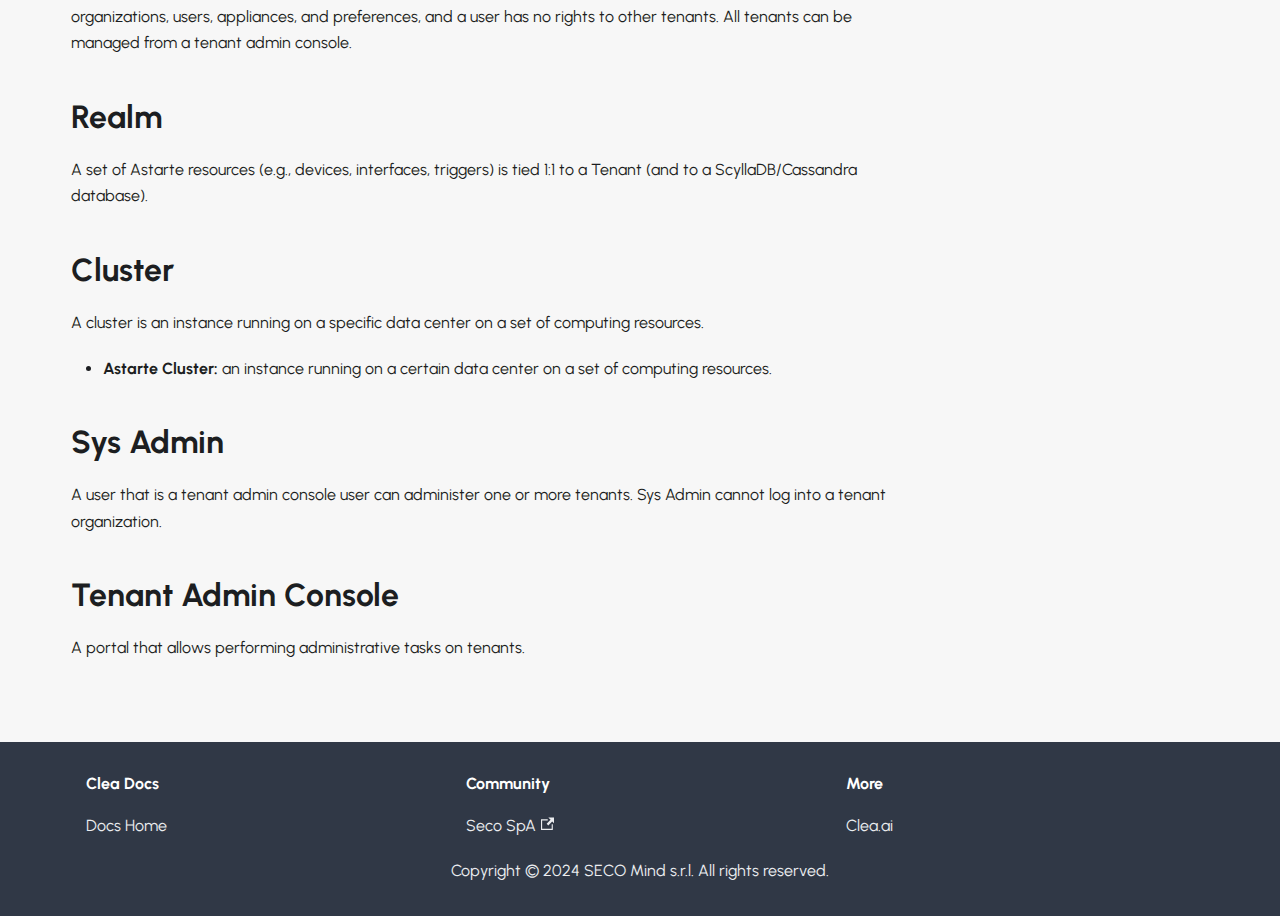
<file: clea-101/glossary/index.html>
<!doctype html>
<html lang="en" dir="ltr" class="docs-wrapper plugin-docs plugin-id-default docs-version-current docs-doc-page docs-doc-id-clea-101/glossary" data-has-hydrated="false">
<head>
<meta charset="UTF-8">
<meta name="generator" content="Docusaurus v3.6.3">
<title data-rh="true">Glossary | Clea Docs</title><meta data-rh="true" name="viewport" content="width=device-width,initial-scale=1"><meta data-rh="true" name="twitter:card" content="summary_large_image"><meta data-rh="true" property="og:url" content="https://clea.ai/clea-101/glossary"><meta data-rh="true" property="og:locale" content="en"><meta data-rh="true" name="docusaurus_locale" content="en"><meta data-rh="true" name="docsearch:language" content="en"><meta data-rh="true" name="docusaurus_version" content="current"><meta data-rh="true" name="docusaurus_tag" content="docs-default-current"><meta data-rh="true" name="docsearch:version" content="current"><meta data-rh="true" name="docsearch:docusaurus_tag" content="docs-default-current"><meta data-rh="true" property="og:title" content="Glossary | Clea Docs"><meta data-rh="true" name="description" content="User"><meta data-rh="true" property="og:description" content="User"><link data-rh="true" rel="icon" href="/img/favicon.png"><link data-rh="true" rel="canonical" href="https://clea.ai/clea-101/glossary"><link data-rh="true" rel="alternate" href="https://clea.ai/clea-101/glossary" hreflang="en"><link data-rh="true" rel="alternate" href="https://clea.ai/clea-101/glossary" hreflang="x-default"><link rel="stylesheet" href="/assets/css/styles.c3675c6d.css">
<script src="/assets/js/runtime~main.89467fc8.js" defer="defer"></script>
<script src="/assets/js/main.b49e7446.js" defer="defer"></script>
</head>
<body class="navigation-with-keyboard">
<script>!function(){function t(t){document.documentElement.setAttribute("data-theme",t)}var e=function(){try{return new URLSearchParams(window.location.search).get("docusaurus-theme")}catch(t){}}()||function(){try{return window.localStorage.getItem("theme")}catch(t){}}();t(null!==e?e:"light")}(),function(){try{const n=new URLSearchParams(window.location.search).entries();for(var[t,e]of n)if(t.startsWith("docusaurus-data-")){var a=t.replace("docusaurus-data-","data-");document.documentElement.setAttribute(a,e)}}catch(t){}}()</script><div id="__docusaurus"><div role="region" aria-label="Skip to main content"><a class="skipToContent_fXgn" href="#__docusaurus_skipToContent_fallback">Skip to main content</a></div><nav aria-label="Main" class="navbar navbar--fixed-top"><div class="navbar__inner"><div class="navbar__items"><button aria-label="Toggle navigation bar" aria-expanded="false" class="navbar__toggle clean-btn" type="button"><svg width="30" height="30" viewBox="0 0 30 30" aria-hidden="true"><path stroke="currentColor" stroke-linecap="round" stroke-miterlimit="10" stroke-width="2" d="M4 7h22M4 15h22M4 23h22"></path></svg></button><a class="navbar__brand" href="/"><div class="navbar__logo"><img src="/img/logo_clea.png" alt="Clea Logo" class="themedComponent_mlkZ themedComponent--light_NVdE"><img src="/img/logo_clea_white.png" alt="Clea Logo" class="themedComponent_mlkZ themedComponent--dark_xIcU"></div><b class="navbar__title text--truncate"></b></a><a class="navbar__item navbar__link" href="/">Documentation</a></div><div class="navbar__items navbar__items--right"><a href="https://github.com/clea-platform/" target="_blank" rel="noopener noreferrer" class="navbar__item navbar__link">GitHub<svg width="13.5" height="13.5" aria-hidden="true" viewBox="0 0 24 24" class="iconExternalLink_nPIU"><path fill="currentColor" d="M21 13v10h-21v-19h12v2h-10v15h17v-8h2zm3-12h-10.988l4.035 4-6.977 7.07 2.828 2.828 6.977-7.07 4.125 4.172v-11z"></path></svg></a><div class="toggle_vylO colorModeToggle_DEke"><button class="clean-btn toggleButton_gllP toggleButtonDisabled_aARS" type="button" disabled="" title="Switch between dark and light mode (currently light mode)" aria-label="Switch between dark and light mode (currently light mode)" aria-live="polite" aria-pressed="false"><svg viewBox="0 0 24 24" width="24" height="24" class="lightToggleIcon_pyhR"><path fill="currentColor" d="M12,9c1.65,0,3,1.35,3,3s-1.35,3-3,3s-3-1.35-3-3S10.35,9,12,9 M12,7c-2.76,0-5,2.24-5,5s2.24,5,5,5s5-2.24,5-5 S14.76,7,12,7L12,7z M2,13l2,0c0.55,0,1-0.45,1-1s-0.45-1-1-1l-2,0c-0.55,0-1,0.45-1,1S1.45,13,2,13z M20,13l2,0c0.55,0,1-0.45,1-1 s-0.45-1-1-1l-2,0c-0.55,0-1,0.45-1,1S19.45,13,20,13z M11,2v2c0,0.55,0.45,1,1,1s1-0.45,1-1V2c0-0.55-0.45-1-1-1S11,1.45,11,2z M11,20v2c0,0.55,0.45,1,1,1s1-0.45,1-1v-2c0-0.55-0.45-1-1-1C11.45,19,11,19.45,11,20z M5.99,4.58c-0.39-0.39-1.03-0.39-1.41,0 c-0.39,0.39-0.39,1.03,0,1.41l1.06,1.06c0.39,0.39,1.03,0.39,1.41,0s0.39-1.03,0-1.41L5.99,4.58z M18.36,16.95 c-0.39-0.39-1.03-0.39-1.41,0c-0.39,0.39-0.39,1.03,0,1.41l1.06,1.06c0.39,0.39,1.03,0.39,1.41,0c0.39-0.39,0.39-1.03,0-1.41 L18.36,16.95z M19.42,5.99c0.39-0.39,0.39-1.03,0-1.41c-0.39-0.39-1.03-0.39-1.41,0l-1.06,1.06c-0.39,0.39-0.39,1.03,0,1.41 s1.03,0.39,1.41,0L19.42,5.99z M7.05,18.36c0.39-0.39,0.39-1.03,0-1.41c-0.39-0.39-1.03-0.39-1.41,0l-1.06,1.06 c-0.39,0.39-0.39,1.03,0,1.41s1.03,0.39,1.41,0L7.05,18.36z"></path></svg><svg viewBox="0 0 24 24" width="24" height="24" class="darkToggleIcon_wfgR"><path fill="currentColor" d="M9.37,5.51C9.19,6.15,9.1,6.82,9.1,7.5c0,4.08,3.32,7.4,7.4,7.4c0.68,0,1.35-0.09,1.99-0.27C17.45,17.19,14.93,19,12,19 c-3.86,0-7-3.14-7-7C5,9.07,6.81,6.55,9.37,5.51z M12,3c-4.97,0-9,4.03-9,9s4.03,9,9,9s9-4.03,9-9c0-0.46-0.04-0.92-0.1-1.36 c-0.98,1.37-2.58,2.26-4.4,2.26c-2.98,0-5.4-2.42-5.4-5.4c0-1.81,0.89-3.42,2.26-4.4C12.92,3.04,12.46,3,12,3L12,3z"></path></svg></button></div><div class="navbarSearchContainer_Bca1"></div></div></div><div role="presentation" class="navbar-sidebar__backdrop"></div></nav><div id="__docusaurus_skipToContent_fallback" class="main-wrapper mainWrapper_z2l0"><div class="docsWrapper_hBAB"><button aria-label="Scroll back to top" class="clean-btn theme-back-to-top-button backToTopButton_sjWU" type="button"></button><div class="docRoot_UBD9"><main class="docMainContainer_TBSr docMainContainerEnhanced_lQrH"><div class="container padding-top--md padding-bottom--lg"><div class="row"><div class="col docItemCol_VOVn"><div class="docItemContainer_Djhp"><article><div class="tocCollapsible_ETCw theme-doc-toc-mobile tocMobile_ITEo"><button type="button" class="clean-btn tocCollapsibleButton_TO0P">On this page</button></div><div class="theme-doc-markdown markdown"><header><h1>Glossary</h1></header>
<h2 class="anchor anchorWithStickyNavbar_LWe7" id="user">User<a href="#user" class="hash-link" aria-label="Direct link to User" title="Direct link to User">​</a></h2>
<p>A user is any person able to log into the system and use it.</p>
<ul>
<li><strong>Organization User:</strong> a user who is part of an organization created/managed by the organization admin users.</li>
<li><strong>Organization Admin User:</strong> an organization user who possesses an admin role.</li>
<li><strong>Client User/End User:</strong> a user that registers itself in the portal (which is not part of any existing organization). When they register, a linked thin organization is created.</li>
</ul>
<h2 class="anchor anchorWithStickyNavbar_LWe7" id="organization">Organization<a href="#organization" class="hash-link" aria-label="Direct link to Organization" title="Direct link to Organization">​</a></h2>
<p>An organization is a set of appliances, users, and roles. There are two types of organizations:</p>
<ul>
<li><strong>Standard Organization:</strong> that has complete management of all platform aspects.</li>
<li><strong>Thin Organization:</strong> an organization with simplified features and just a single user automatically created when an end-user register into the portal. If needed, the thin organization can upgrade to a standard organization from the single user to fully manage appliances, clients, and users.</li>
</ul>
<h2 class="anchor anchorWithStickyNavbar_LWe7" id="clients">Clients<a href="#clients" class="hash-link" aria-label="Direct link to Clients" title="Direct link to Clients">​</a></h2>
<p>A client is anyone buying appliances from an organization. A client is also an organization, and a vendor organization can assign appliances to a client organization.</p>
<h2 class="anchor anchorWithStickyNavbar_LWe7" id="appliance">Appliance<a href="#appliance" class="hash-link" aria-label="Direct link to Appliance" title="Direct link to Appliance">​</a></h2>
<p>An Appliance is a final product. It is a machine identified by a serial number with an internal gateway (Device) connected to the Astarte/Clea.
An Appliance can be assigned to a customer by the provider organization.</p>
<h2 class="anchor anchorWithStickyNavbar_LWe7" id="apps">Apps<a href="#apps" class="hash-link" aria-label="Direct link to Apps" title="Direct link to Apps">​</a></h2>
<p>Clea Portal Apps are external web apps developed by developers who want to customize their Clea experience.</p>
<ul>
<li><strong>Appliance Apps:</strong> Apps contained in a single appliance page. Default apps will be available at first and developed by the Clea team. Check the <a href="/get_started/create_a_clea_portal_app">create a third-party Clea Portal App</a> section to learn how to develop a new one.</li>
<li><strong>Organization-Wide Applications:</strong> Clea platform will allow customization through organization-wide applications that can access many devices part of the same organization.</li>
</ul>
<h2 class="anchor anchorWithStickyNavbar_LWe7" id="roles">Roles<a href="#roles" class="hash-link" aria-label="Direct link to Roles" title="Direct link to Roles">​</a></h2>
<p>A Role is a selection of permissions assigned to a User.</p>
<h2 class="anchor anchorWithStickyNavbar_LWe7" id="permissions">Permissions<a href="#permissions" class="hash-link" aria-label="Direct link to Permissions" title="Direct link to Permissions">​</a></h2>
<p>Permissions are granular authorizations given to a User.</p>
<h2 class="anchor anchorWithStickyNavbar_LWe7" id="tenant">Tenant<a href="#tenant" class="hash-link" aria-label="Direct link to Tenant" title="Direct link to Tenant">​</a></h2>
<p>A tenant is a logical Clea instance that doesn&#x27;t share any logical entity with other tenants. Each tenant has organizations, users, appliances, and preferences, and a user has no rights to other tenants. All tenants can be managed from a tenant admin console.</p>
<h2 class="anchor anchorWithStickyNavbar_LWe7" id="realm">Realm<a href="#realm" class="hash-link" aria-label="Direct link to Realm" title="Direct link to Realm">​</a></h2>
<p>A set of Astarte resources (e.g., devices, interfaces, triggers) is tied 1:1 to a Tenant (and to a ScyllaDB/Cassandra database).</p>
<h2 class="anchor anchorWithStickyNavbar_LWe7" id="cluster">Cluster<a href="#cluster" class="hash-link" aria-label="Direct link to Cluster" title="Direct link to Cluster">​</a></h2>
<p>A cluster is an instance running on a specific data center on a set of computing resources.</p>
<ul>
<li><strong>Astarte Cluster:</strong> an instance running on a certain data center on a set of computing resources.</li>
</ul>
<h2 class="anchor anchorWithStickyNavbar_LWe7" id="sys-admin">Sys Admin<a href="#sys-admin" class="hash-link" aria-label="Direct link to Sys Admin" title="Direct link to Sys Admin">​</a></h2>
<p>A user that is a tenant admin console user can administer one or more tenants. Sys Admin cannot log into a tenant organization.</p>
<h2 class="anchor anchorWithStickyNavbar_LWe7" id="tenant-admin-console">Tenant Admin Console<a href="#tenant-admin-console" class="hash-link" aria-label="Direct link to Tenant Admin Console" title="Direct link to Tenant Admin Console">​</a></h2>
<p>A portal that allows performing administrative tasks on tenants.</p></div></article><nav class="pagination-nav docusaurus-mt-lg" aria-label="Docs pages"></nav></div></div><div class="col col--3"><div class="tableOfContents_bqdL thin-scrollbar theme-doc-toc-desktop"><ul class="table-of-contents table-of-contents__left-border"><li><a href="#user" class="table-of-contents__link toc-highlight">User</a></li><li><a href="#organization" class="table-of-contents__link toc-highlight">Organization</a></li><li><a href="#clients" class="table-of-contents__link toc-highlight">Clients</a></li><li><a href="#appliance" class="table-of-contents__link toc-highlight">Appliance</a></li><li><a href="#apps" class="table-of-contents__link toc-highlight">Apps</a></li><li><a href="#roles" class="table-of-contents__link toc-highlight">Roles</a></li><li><a href="#permissions" class="table-of-contents__link toc-highlight">Permissions</a></li><li><a href="#tenant" class="table-of-contents__link toc-highlight">Tenant</a></li><li><a href="#realm" class="table-of-contents__link toc-highlight">Realm</a></li><li><a href="#cluster" class="table-of-contents__link toc-highlight">Cluster</a></li><li><a href="#sys-admin" class="table-of-contents__link toc-highlight">Sys Admin</a></li><li><a href="#tenant-admin-console" class="table-of-contents__link toc-highlight">Tenant Admin Console</a></li></ul></div></div></div></div></main></div></div></div><footer class="footer footer--dark"><div class="container container-fluid"><div class="row footer__links"><div class="col footer__col"><div class="footer__title">Clea Docs</div><ul class="footer__items clean-list"><li class="footer__item"><a class="footer__link-item" href="/">Docs Home</a></li></ul></div><div class="col footer__col"><div class="footer__title">Community</div><ul class="footer__items clean-list"><li class="footer__item"><a href="https://www.seco.com/" target="_blank" rel="noopener noreferrer" class="footer__link-item">Seco SpA<svg width="13.5" height="13.5" aria-hidden="true" viewBox="0 0 24 24" class="iconExternalLink_nPIU"><path fill="currentColor" d="M21 13v10h-21v-19h12v2h-10v15h17v-8h2zm3-12h-10.988l4.035 4-6.977 7.07 2.828 2.828 6.977-7.07 4.125 4.172v-11z"></path></svg></a></li></ul></div><div class="col footer__col"><div class="footer__title">More</div><ul class="footer__items clean-list"><li class="footer__item"><a href="https://www.clea.ai" target="_blank" rel="noopener noreferrer" class="footer__link-item">Clea.ai</a></li></ul></div></div><div class="footer__bottom text--center"><div class="footer__copyright">Copyright © 2024 SECO Mind s.r.l. All rights reserved.</div></div></div></footer></div>
</body>
</html>
</file>
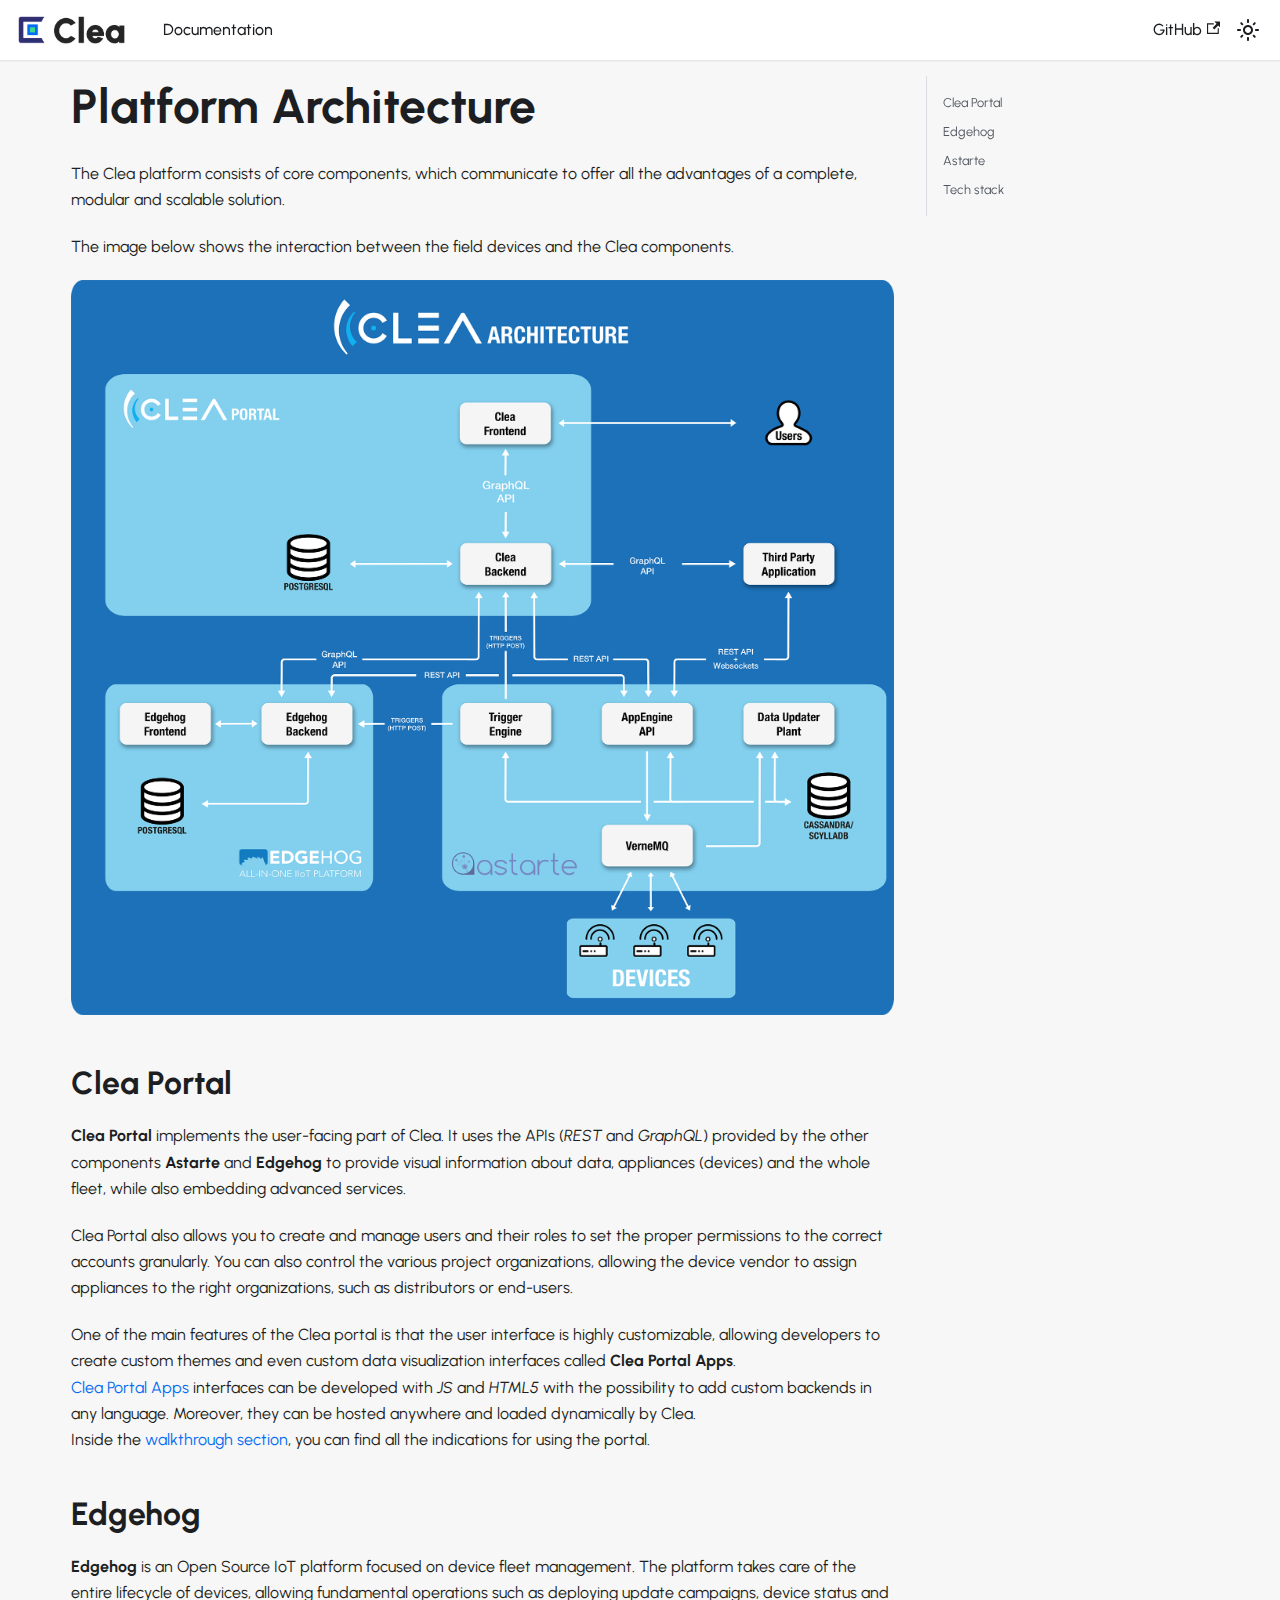
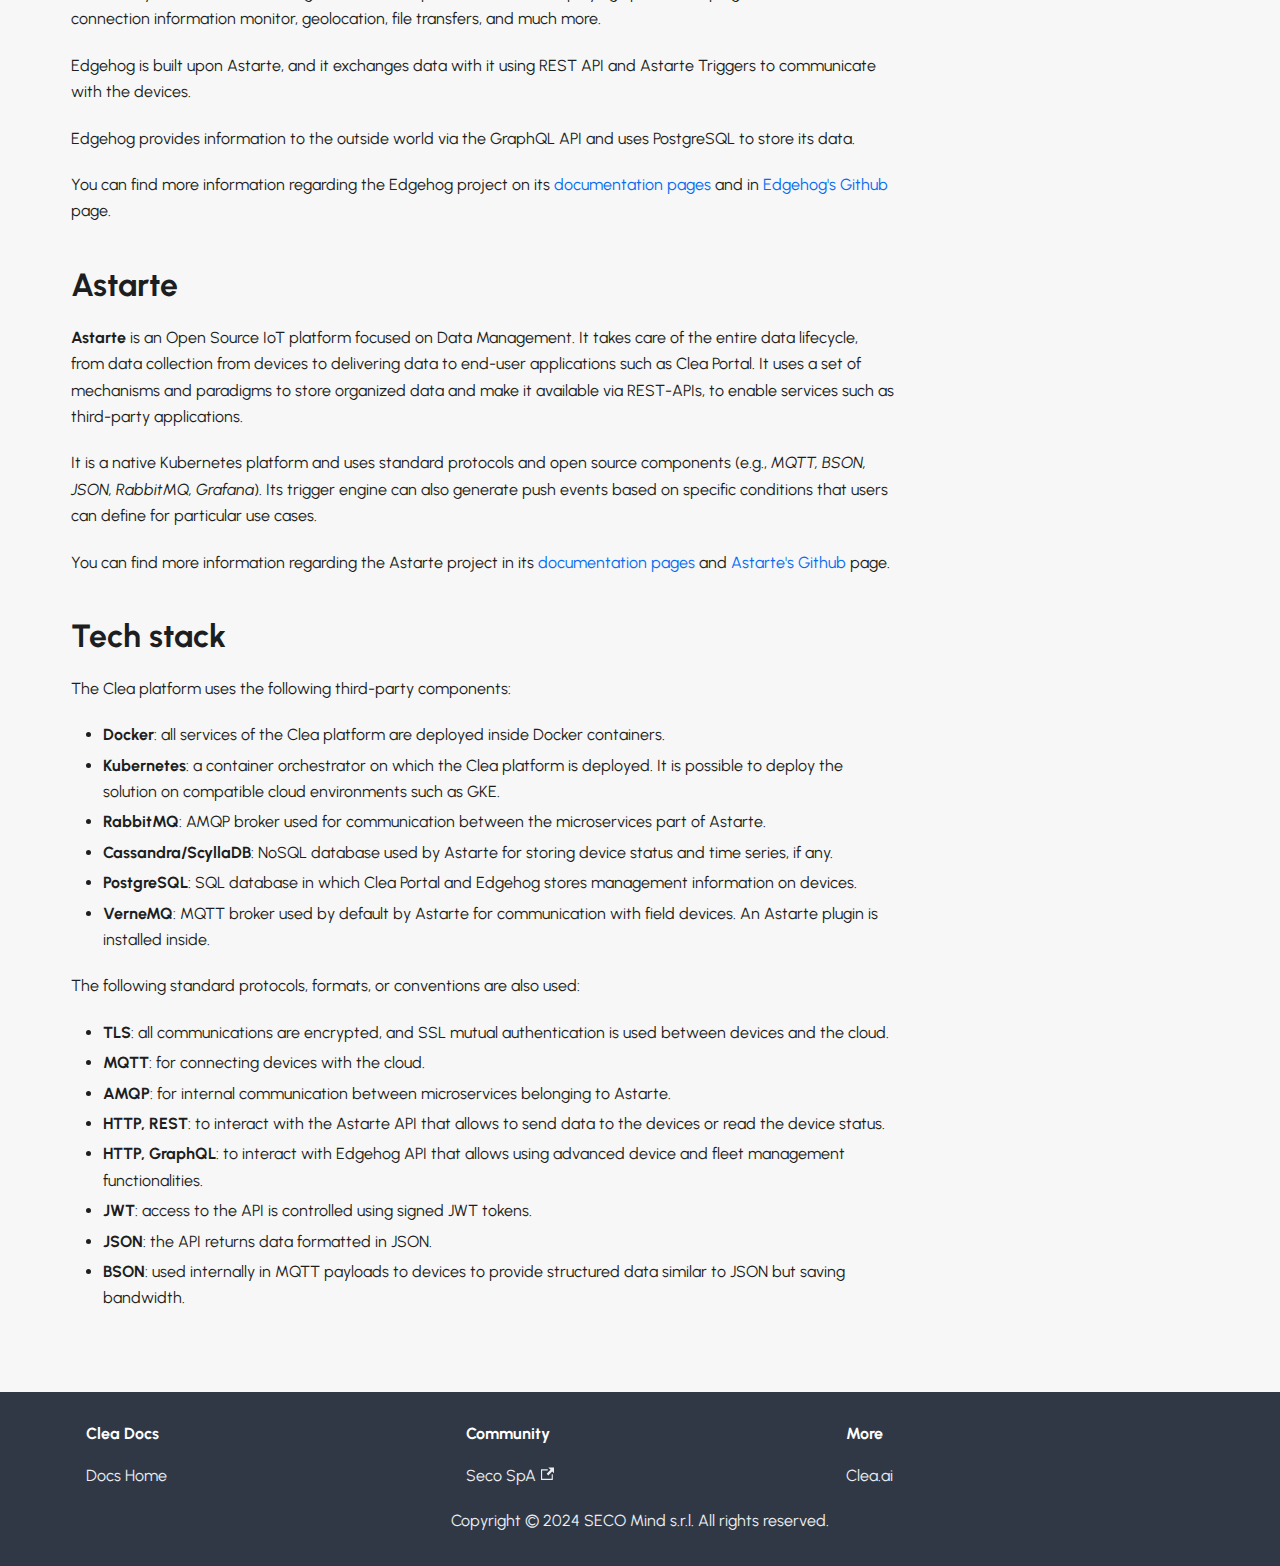
<file: clea-101/platform_architecture/index.html>
<!doctype html>
<html lang="en" dir="ltr" class="docs-wrapper plugin-docs plugin-id-default docs-version-current docs-doc-page docs-doc-id-clea-101/platform_architecture" data-has-hydrated="false">
<head>
<meta charset="UTF-8">
<meta name="generator" content="Docusaurus v3.6.3">
<title data-rh="true">Platform Architecture | Clea Docs</title><meta data-rh="true" name="viewport" content="width=device-width,initial-scale=1"><meta data-rh="true" name="twitter:card" content="summary_large_image"><meta data-rh="true" property="og:url" content="https://clea.ai/clea-101/platform_architecture"><meta data-rh="true" property="og:locale" content="en"><meta data-rh="true" name="docusaurus_locale" content="en"><meta data-rh="true" name="docsearch:language" content="en"><meta data-rh="true" name="docusaurus_version" content="current"><meta data-rh="true" name="docusaurus_tag" content="docs-default-current"><meta data-rh="true" name="docsearch:version" content="current"><meta data-rh="true" name="docsearch:docusaurus_tag" content="docs-default-current"><meta data-rh="true" property="og:title" content="Platform Architecture | Clea Docs"><meta data-rh="true" name="description" content="The Clea platform consists of core components, which communicate to offer all the advantages of a complete, modular and scalable solution."><meta data-rh="true" property="og:description" content="The Clea platform consists of core components, which communicate to offer all the advantages of a complete, modular and scalable solution."><link data-rh="true" rel="icon" href="/img/favicon.png"><link data-rh="true" rel="canonical" href="https://clea.ai/clea-101/platform_architecture"><link data-rh="true" rel="alternate" href="https://clea.ai/clea-101/platform_architecture" hreflang="en"><link data-rh="true" rel="alternate" href="https://clea.ai/clea-101/platform_architecture" hreflang="x-default"><link rel="stylesheet" href="/assets/css/styles.c3675c6d.css">
<script src="/assets/js/runtime~main.89467fc8.js" defer="defer"></script>
<script src="/assets/js/main.b49e7446.js" defer="defer"></script>
</head>
<body class="navigation-with-keyboard">
<script>!function(){function t(t){document.documentElement.setAttribute("data-theme",t)}var e=function(){try{return new URLSearchParams(window.location.search).get("docusaurus-theme")}catch(t){}}()||function(){try{return window.localStorage.getItem("theme")}catch(t){}}();t(null!==e?e:"light")}(),function(){try{const n=new URLSearchParams(window.location.search).entries();for(var[t,e]of n)if(t.startsWith("docusaurus-data-")){var a=t.replace("docusaurus-data-","data-");document.documentElement.setAttribute(a,e)}}catch(t){}}()</script><div id="__docusaurus"><div role="region" aria-label="Skip to main content"><a class="skipToContent_fXgn" href="#__docusaurus_skipToContent_fallback">Skip to main content</a></div><nav aria-label="Main" class="navbar navbar--fixed-top"><div class="navbar__inner"><div class="navbar__items"><button aria-label="Toggle navigation bar" aria-expanded="false" class="navbar__toggle clean-btn" type="button"><svg width="30" height="30" viewBox="0 0 30 30" aria-hidden="true"><path stroke="currentColor" stroke-linecap="round" stroke-miterlimit="10" stroke-width="2" d="M4 7h22M4 15h22M4 23h22"></path></svg></button><a class="navbar__brand" href="/"><div class="navbar__logo"><img src="/img/logo_clea.png" alt="Clea Logo" class="themedComponent_mlkZ themedComponent--light_NVdE"><img src="/img/logo_clea_white.png" alt="Clea Logo" class="themedComponent_mlkZ themedComponent--dark_xIcU"></div><b class="navbar__title text--truncate"></b></a><a class="navbar__item navbar__link" href="/">Documentation</a></div><div class="navbar__items navbar__items--right"><a href="https://github.com/clea-platform/" target="_blank" rel="noopener noreferrer" class="navbar__item navbar__link">GitHub<svg width="13.5" height="13.5" aria-hidden="true" viewBox="0 0 24 24" class="iconExternalLink_nPIU"><path fill="currentColor" d="M21 13v10h-21v-19h12v2h-10v15h17v-8h2zm3-12h-10.988l4.035 4-6.977 7.07 2.828 2.828 6.977-7.07 4.125 4.172v-11z"></path></svg></a><div class="toggle_vylO colorModeToggle_DEke"><button class="clean-btn toggleButton_gllP toggleButtonDisabled_aARS" type="button" disabled="" title="Switch between dark and light mode (currently light mode)" aria-label="Switch between dark and light mode (currently light mode)" aria-live="polite" aria-pressed="false"><svg viewBox="0 0 24 24" width="24" height="24" class="lightToggleIcon_pyhR"><path fill="currentColor" d="M12,9c1.65,0,3,1.35,3,3s-1.35,3-3,3s-3-1.35-3-3S10.35,9,12,9 M12,7c-2.76,0-5,2.24-5,5s2.24,5,5,5s5-2.24,5-5 S14.76,7,12,7L12,7z M2,13l2,0c0.55,0,1-0.45,1-1s-0.45-1-1-1l-2,0c-0.55,0-1,0.45-1,1S1.45,13,2,13z M20,13l2,0c0.55,0,1-0.45,1-1 s-0.45-1-1-1l-2,0c-0.55,0-1,0.45-1,1S19.45,13,20,13z M11,2v2c0,0.55,0.45,1,1,1s1-0.45,1-1V2c0-0.55-0.45-1-1-1S11,1.45,11,2z M11,20v2c0,0.55,0.45,1,1,1s1-0.45,1-1v-2c0-0.55-0.45-1-1-1C11.45,19,11,19.45,11,20z M5.99,4.58c-0.39-0.39-1.03-0.39-1.41,0 c-0.39,0.39-0.39,1.03,0,1.41l1.06,1.06c0.39,0.39,1.03,0.39,1.41,0s0.39-1.03,0-1.41L5.99,4.58z M18.36,16.95 c-0.39-0.39-1.03-0.39-1.41,0c-0.39,0.39-0.39,1.03,0,1.41l1.06,1.06c0.39,0.39,1.03,0.39,1.41,0c0.39-0.39,0.39-1.03,0-1.41 L18.36,16.95z M19.42,5.99c0.39-0.39,0.39-1.03,0-1.41c-0.39-0.39-1.03-0.39-1.41,0l-1.06,1.06c-0.39,0.39-0.39,1.03,0,1.41 s1.03,0.39,1.41,0L19.42,5.99z M7.05,18.36c0.39-0.39,0.39-1.03,0-1.41c-0.39-0.39-1.03-0.39-1.41,0l-1.06,1.06 c-0.39,0.39-0.39,1.03,0,1.41s1.03,0.39,1.41,0L7.05,18.36z"></path></svg><svg viewBox="0 0 24 24" width="24" height="24" class="darkToggleIcon_wfgR"><path fill="currentColor" d="M9.37,5.51C9.19,6.15,9.1,6.82,9.1,7.5c0,4.08,3.32,7.4,7.4,7.4c0.68,0,1.35-0.09,1.99-0.27C17.45,17.19,14.93,19,12,19 c-3.86,0-7-3.14-7-7C5,9.07,6.81,6.55,9.37,5.51z M12,3c-4.97,0-9,4.03-9,9s4.03,9,9,9s9-4.03,9-9c0-0.46-0.04-0.92-0.1-1.36 c-0.98,1.37-2.58,2.26-4.4,2.26c-2.98,0-5.4-2.42-5.4-5.4c0-1.81,0.89-3.42,2.26-4.4C12.92,3.04,12.46,3,12,3L12,3z"></path></svg></button></div><div class="navbarSearchContainer_Bca1"></div></div></div><div role="presentation" class="navbar-sidebar__backdrop"></div></nav><div id="__docusaurus_skipToContent_fallback" class="main-wrapper mainWrapper_z2l0"><div class="docsWrapper_hBAB"><button aria-label="Scroll back to top" class="clean-btn theme-back-to-top-button backToTopButton_sjWU" type="button"></button><div class="docRoot_UBD9"><main class="docMainContainer_TBSr docMainContainerEnhanced_lQrH"><div class="container padding-top--md padding-bottom--lg"><div class="row"><div class="col docItemCol_VOVn"><div class="docItemContainer_Djhp"><article><div class="tocCollapsible_ETCw theme-doc-toc-mobile tocMobile_ITEo"><button type="button" class="clean-btn tocCollapsibleButton_TO0P">On this page</button></div><div class="theme-doc-markdown markdown"><header><h1>Platform Architecture</h1></header>
<p>The Clea platform consists of core components, which communicate to offer all the advantages of a complete, modular and scalable solution.</p>
<p>The image below shows the interaction between the field devices and the Clea components.</p>
<p><img decoding="async" loading="lazy" alt="Clea Architecture" src="/assets/images/clea_architecture-fd8a6adb000058a114b89c9ee553fa13.png" width="2100" height="1875" class="img_ev3q"></p>
<h2 class="anchor anchorWithStickyNavbar_LWe7" id="clea-portal">Clea Portal<a href="#clea-portal" class="hash-link" aria-label="Direct link to Clea Portal" title="Direct link to Clea Portal">​</a></h2>
<p><strong>Clea Portal</strong> implements the user-facing part of Clea. It uses the APIs (<em>REST</em> and <em>GraphQL</em>) provided by the other components <strong>Astarte</strong> and <strong>Edgehog</strong> to provide visual information about data, appliances (devices) and the whole fleet, while also embedding
advanced services.</p>
<p>Clea Portal also allows you to create and manage users and their roles to set the proper permissions to the correct accounts granularly. You can also control the various project organizations, allowing the device vendor to assign appliances to the right organizations, such as distributors or end-users.</p>
<p>One of the main features of the Clea portal is that the user interface is highly customizable, allowing developers to create custom themes and even custom data visualization interfaces called <strong>Clea Portal Apps</strong>.<br>
<a href="/get_started/create_a_clea_portal_app">Clea Portal Apps</a> interfaces can be developed with <em>JS</em> and <em>HTML5</em> with the possibility to add custom backends in any language. Moreover, they can be hosted anywhere and loaded dynamically by Clea.<br>
<!-- -->Inside the <a href="/clea_portal_walkthrough/clea_portal">walkthrough section</a>, you can find all the indications for using the portal.</p>
<h2 class="anchor anchorWithStickyNavbar_LWe7" id="edgehog">Edgehog<a href="#edgehog" class="hash-link" aria-label="Direct link to Edgehog" title="Direct link to Edgehog">​</a></h2>
<p><strong>Edgehog</strong> is an Open Source IoT platform focused on device fleet management. The platform takes care of the entire lifecycle of devices, allowing fundamental operations such as deploying update campaigns, device status and connection information monitor, geolocation, file transfers, and much more.</p>
<p>Edgehog is built upon Astarte, and it exchanges data with it using REST API and Astarte Triggers to communicate with the devices.</p>
<p>Edgehog provides information to the outside world via the GraphQL API and uses PostgreSQL to store its data.</p>
<p>You can find more information regarding the Edgehog project on its <a href="https://edgehog-device-manager.github.io/docs/snapshot/intro_user.html#content" target="_blank" rel="noopener noreferrer">documentation pages</a> and in <a href="https://github.com/edgehog-device-manager" target="_blank" rel="noopener noreferrer">Edgehog&#x27;s Github</a> page.</p>
<h2 class="anchor anchorWithStickyNavbar_LWe7" id="astarte">Astarte<a href="#astarte" class="hash-link" aria-label="Direct link to Astarte" title="Direct link to Astarte">​</a></h2>
<p><strong>Astarte</strong> is an Open Source IoT platform focused on Data Management. It takes care of the entire data lifecycle, from data collection from devices to delivering data to end-user applications such as Clea Portal. It uses a set of mechanisms and paradigms to store organized data and make it available via REST-APIs, to enable services such as third-party applications.</p>
<p>It is a native Kubernetes platform and uses standard protocols and open source components (e.g., <em>MQTT, BSON, JSON, RabbitMQ, Grafana</em>).
Its trigger engine can also generate push events based on specific conditions that users can define for particular use cases.</p>
<p>You can find more information regarding the Astarte project in its <a href="https://docs.astarte-platform.org/latest/001-intro_user.html" target="_blank" rel="noopener noreferrer">documentation pages</a> and <a href="https://github.com/astarte-platform" target="_blank" rel="noopener noreferrer">Astarte&#x27;s Github</a> page.</p>
<h2 class="anchor anchorWithStickyNavbar_LWe7" id="tech-stack">Tech stack<a href="#tech-stack" class="hash-link" aria-label="Direct link to Tech stack" title="Direct link to Tech stack">​</a></h2>
<p>The Clea platform uses the following third-party components:</p>
<ul>
<li><strong>Docker</strong>: all services of the Clea platform are deployed inside Docker containers.</li>
<li><strong>Kubernetes</strong>: a container orchestrator on which the Clea platform is deployed. It is possible to deploy the solution on compatible cloud environments such as GKE.</li>
<li><strong>RabbitMQ</strong>: AMQP broker used for communication between the microservices part of Astarte.</li>
<li><strong>Cassandra/ScyllaDB</strong>: NoSQL database used by Astarte for storing device status and time series, if any.</li>
<li><strong>PostgreSQL</strong>: SQL database in which Clea Portal and Edgehog stores management information on devices.</li>
<li><strong>VerneMQ</strong>: MQTT broker used by default by Astarte for communication with field devices. An Astarte plugin is installed inside.</li>
</ul>
<p>The following standard protocols, formats, or conventions are also used:</p>
<ul>
<li><strong>TLS</strong>: all communications are encrypted, and SSL mutual authentication is used between devices and the cloud.</li>
<li><strong>MQTT</strong>: for connecting devices with the cloud.</li>
<li><strong>AMQP</strong>: for internal communication between microservices belonging to Astarte.</li>
<li><strong>HTTP, REST</strong>: to interact with the Astarte API that allows to send data to the devices or read the device status.</li>
<li><strong>HTTP, GraphQL</strong>: to interact with Edgehog API that allows using advanced device and fleet management functionalities.</li>
<li><strong>JWT</strong>: access to the API is controlled using signed JWT tokens.</li>
<li><strong>JSON</strong>: the API returns data formatted in JSON.</li>
<li><strong>BSON</strong>: used internally in MQTT payloads to devices to provide structured data similar to JSON but saving bandwidth.</li>
</ul></div></article><nav class="pagination-nav docusaurus-mt-lg" aria-label="Docs pages"></nav></div></div><div class="col col--3"><div class="tableOfContents_bqdL thin-scrollbar theme-doc-toc-desktop"><ul class="table-of-contents table-of-contents__left-border"><li><a href="#clea-portal" class="table-of-contents__link toc-highlight">Clea Portal</a></li><li><a href="#edgehog" class="table-of-contents__link toc-highlight">Edgehog</a></li><li><a href="#astarte" class="table-of-contents__link toc-highlight">Astarte</a></li><li><a href="#tech-stack" class="table-of-contents__link toc-highlight">Tech stack</a></li></ul></div></div></div></div></main></div></div></div><footer class="footer footer--dark"><div class="container container-fluid"><div class="row footer__links"><div class="col footer__col"><div class="footer__title">Clea Docs</div><ul class="footer__items clean-list"><li class="footer__item"><a class="footer__link-item" href="/">Docs Home</a></li></ul></div><div class="col footer__col"><div class="footer__title">Community</div><ul class="footer__items clean-list"><li class="footer__item"><a href="https://www.seco.com/" target="_blank" rel="noopener noreferrer" class="footer__link-item">Seco SpA<svg width="13.5" height="13.5" aria-hidden="true" viewBox="0 0 24 24" class="iconExternalLink_nPIU"><path fill="currentColor" d="M21 13v10h-21v-19h12v2h-10v15h17v-8h2zm3-12h-10.988l4.035 4-6.977 7.07 2.828 2.828 6.977-7.07 4.125 4.172v-11z"></path></svg></a></li></ul></div><div class="col footer__col"><div class="footer__title">More</div><ul class="footer__items clean-list"><li class="footer__item"><a href="https://www.clea.ai" target="_blank" rel="noopener noreferrer" class="footer__link-item">Clea.ai</a></li></ul></div></div><div class="footer__bottom text--center"><div class="footer__copyright">Copyright © 2024 SECO Mind s.r.l. All rights reserved.</div></div></div></footer></div>
</body>
</html>
</file>
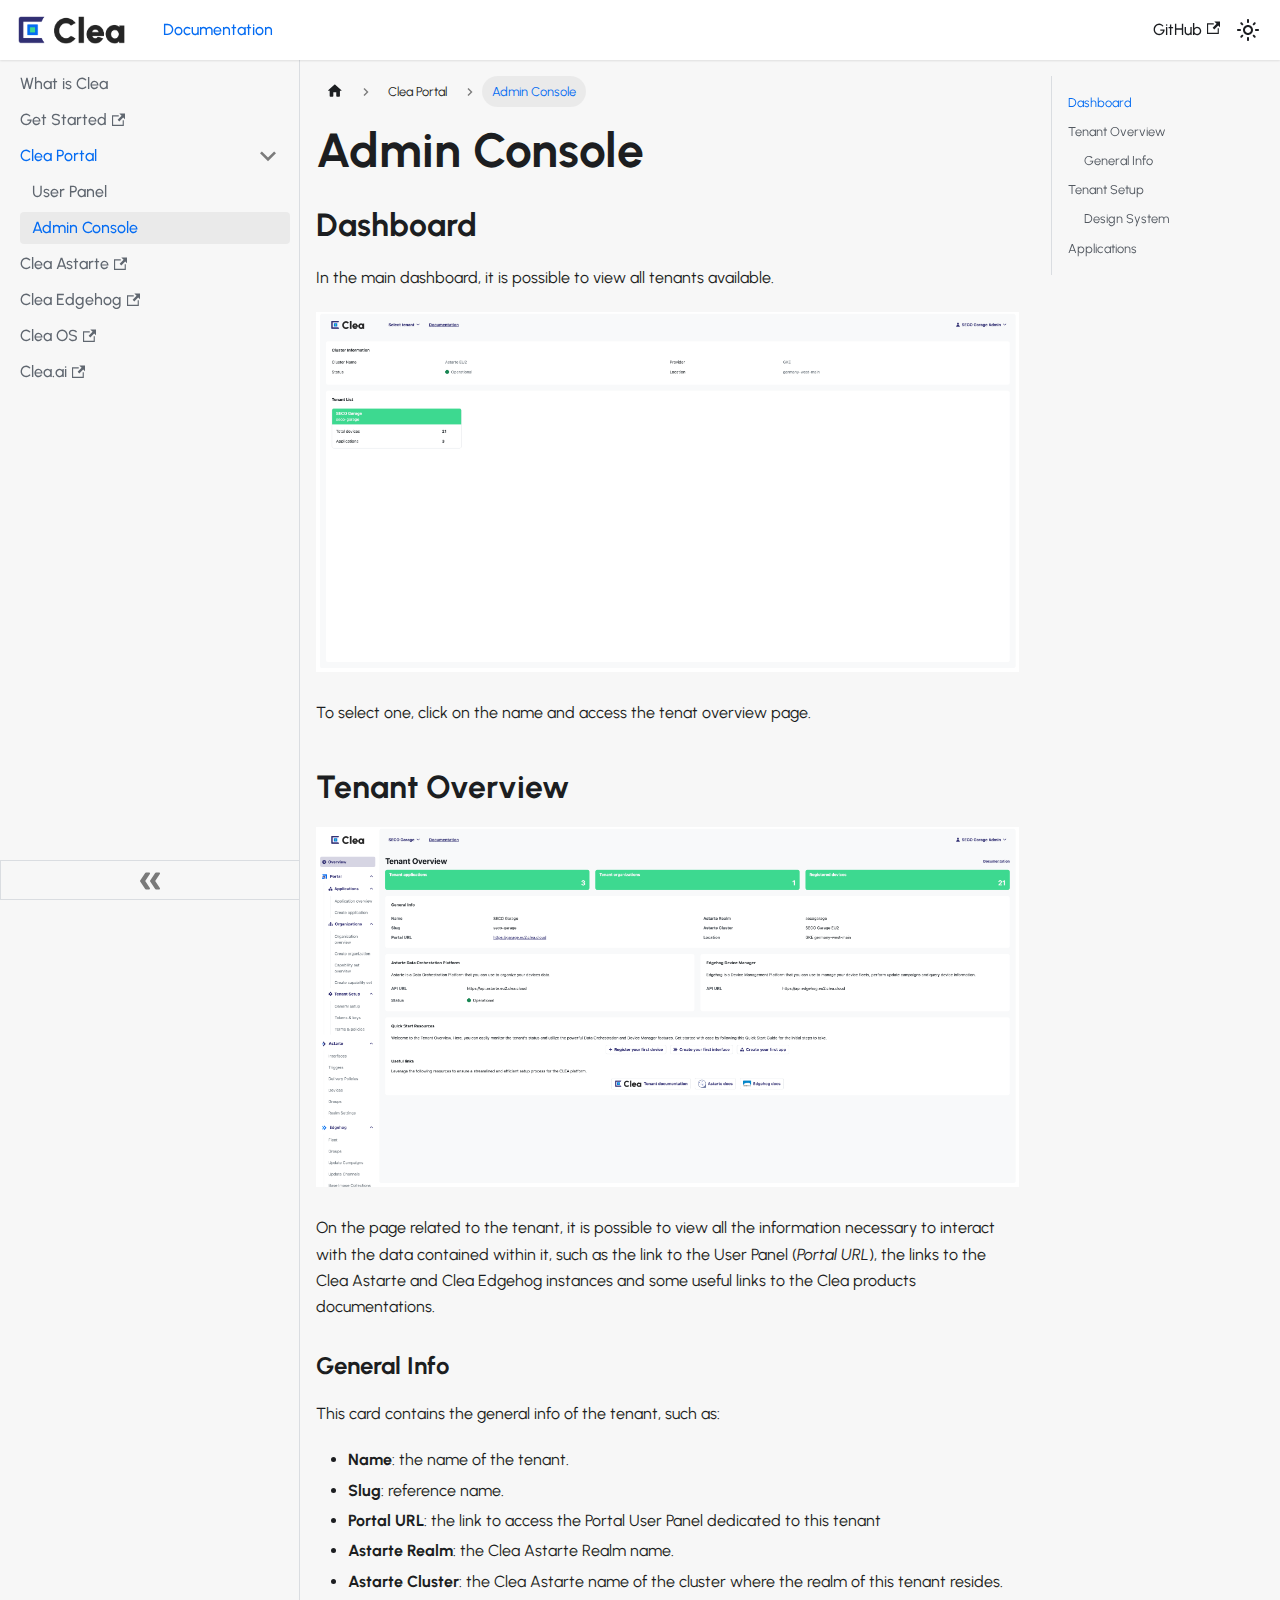
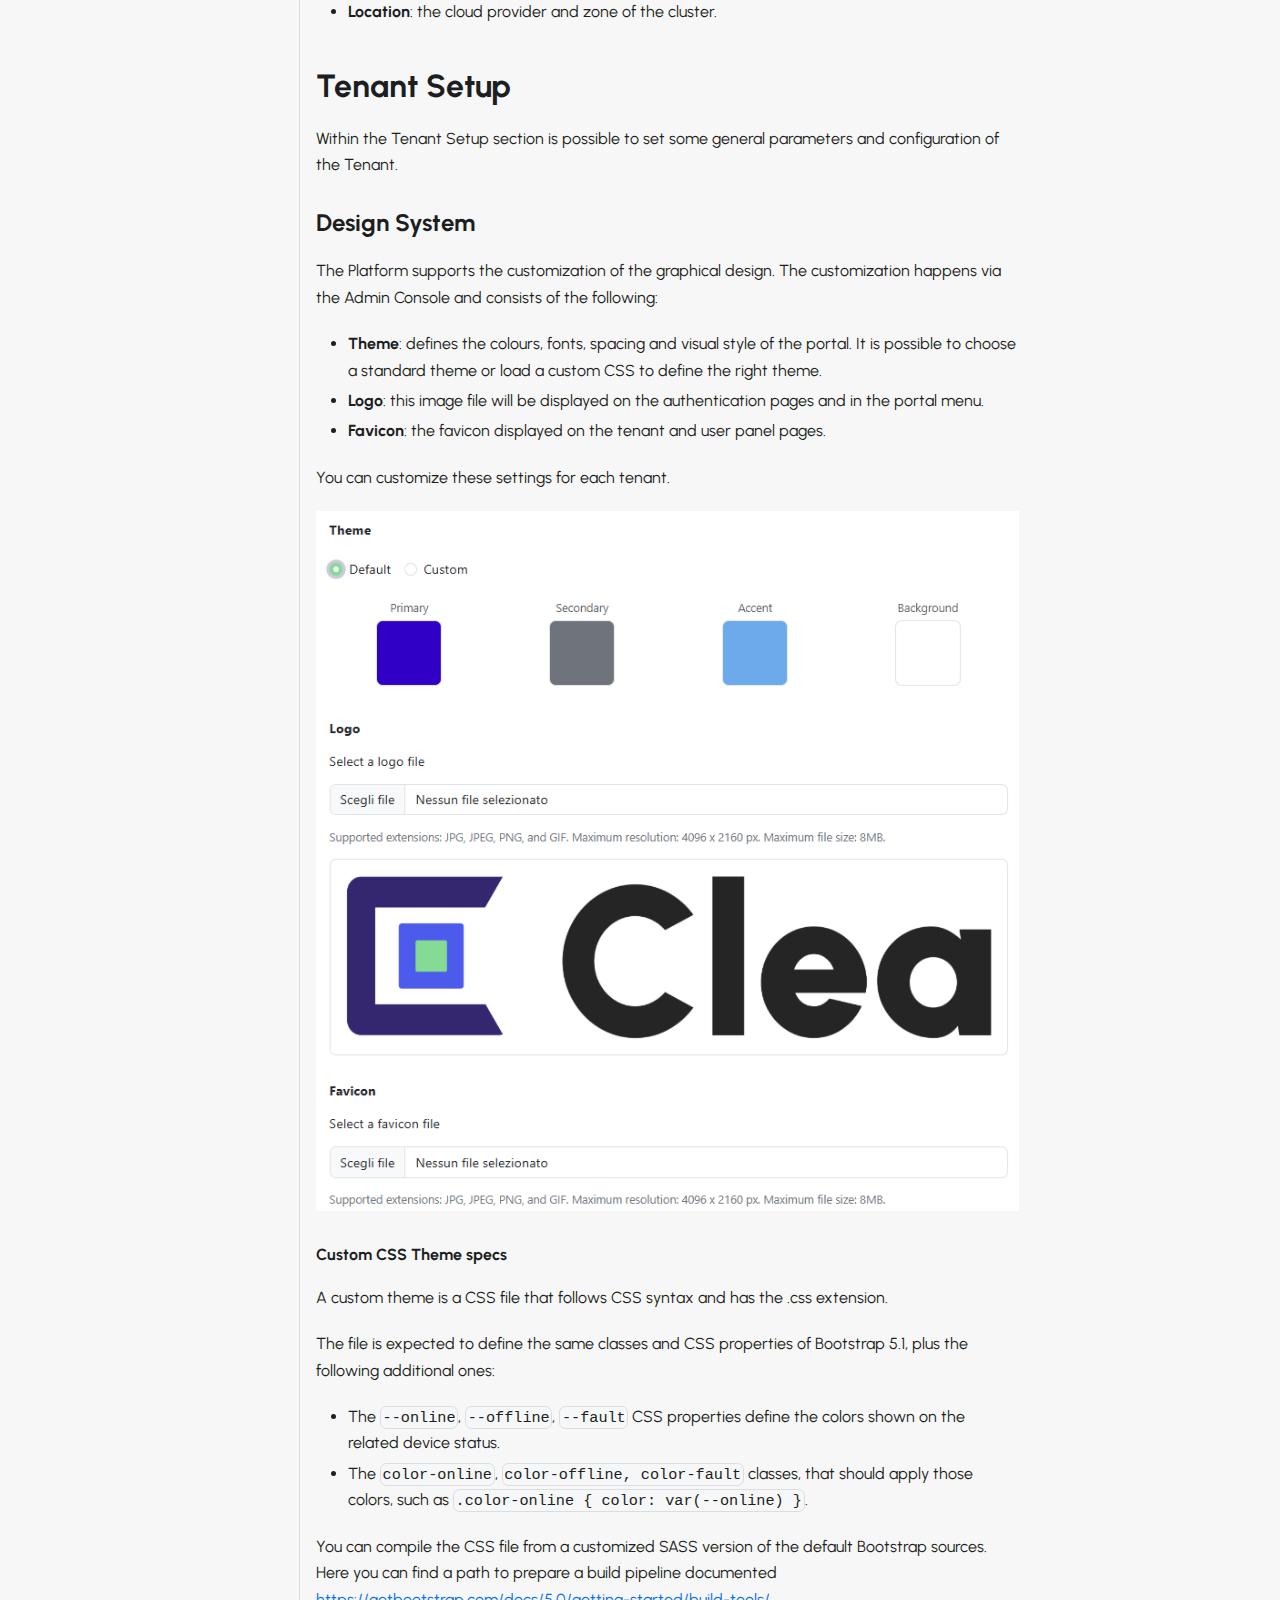
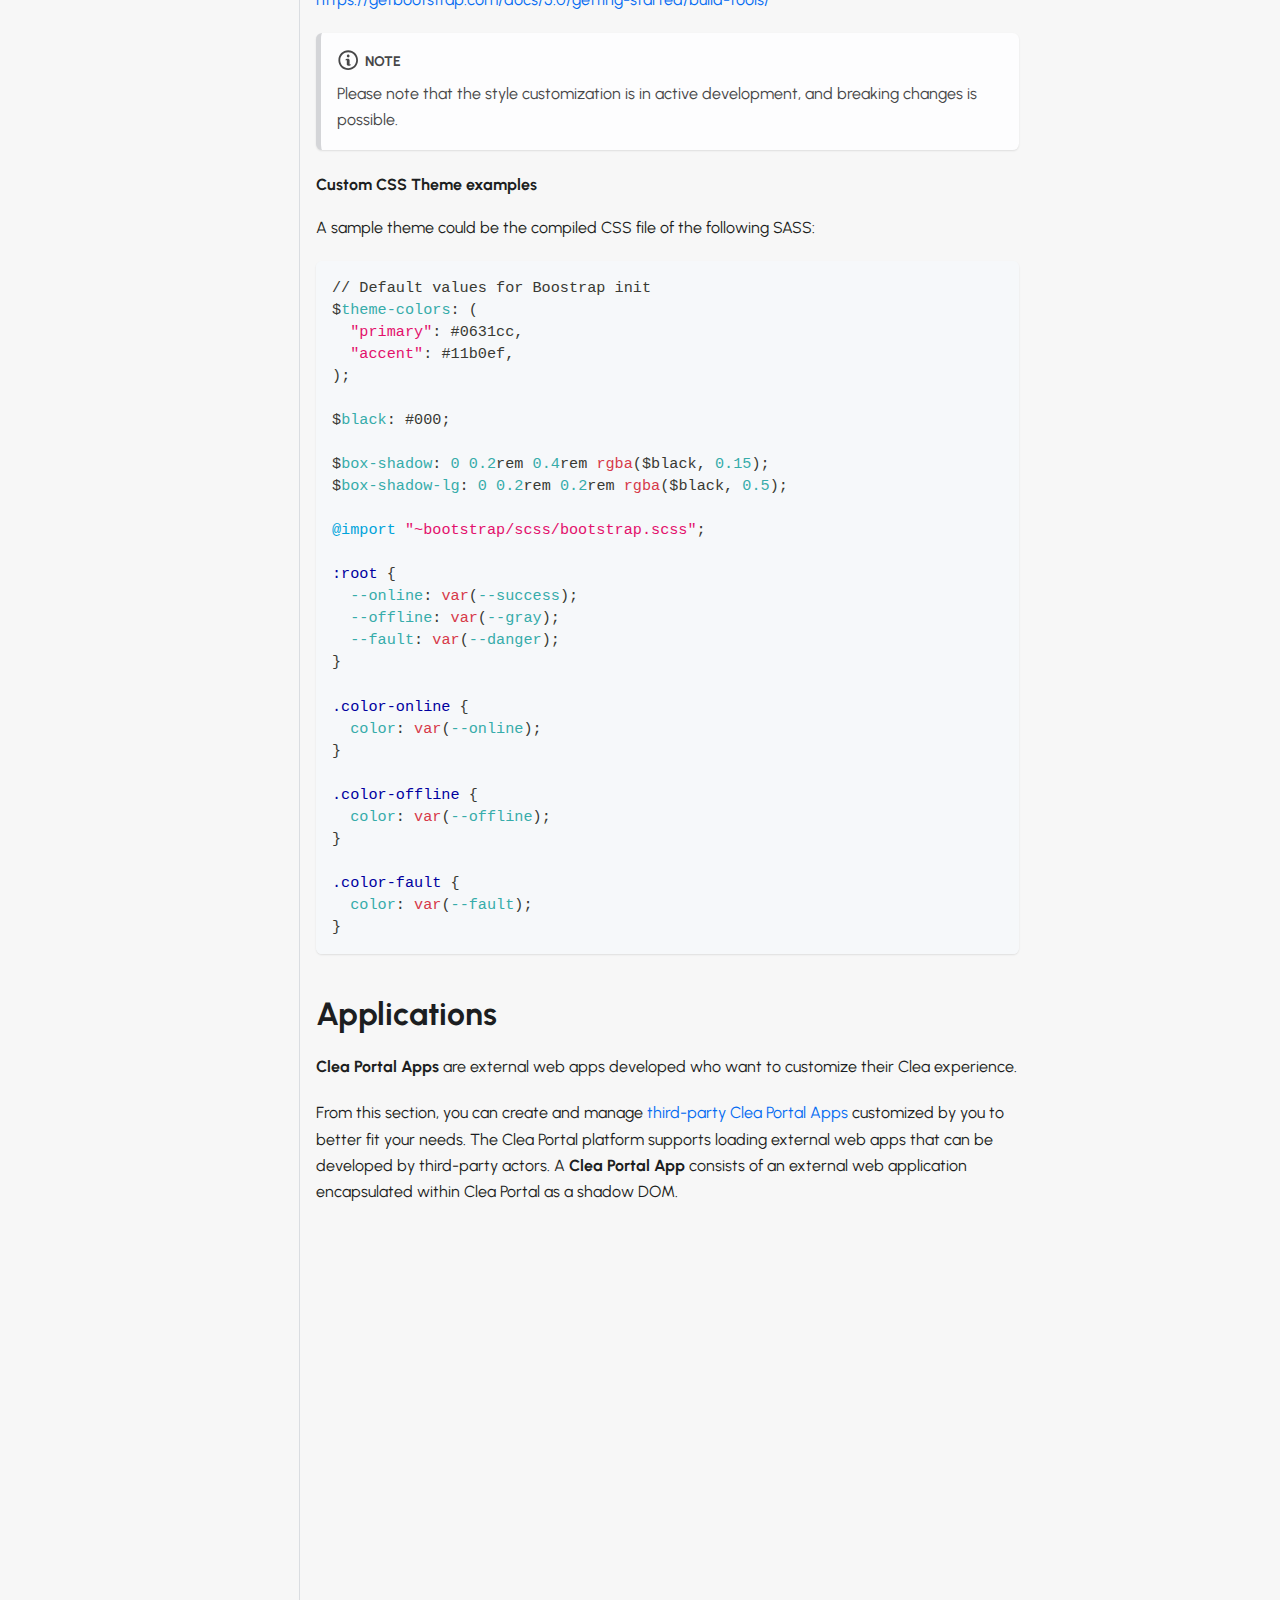
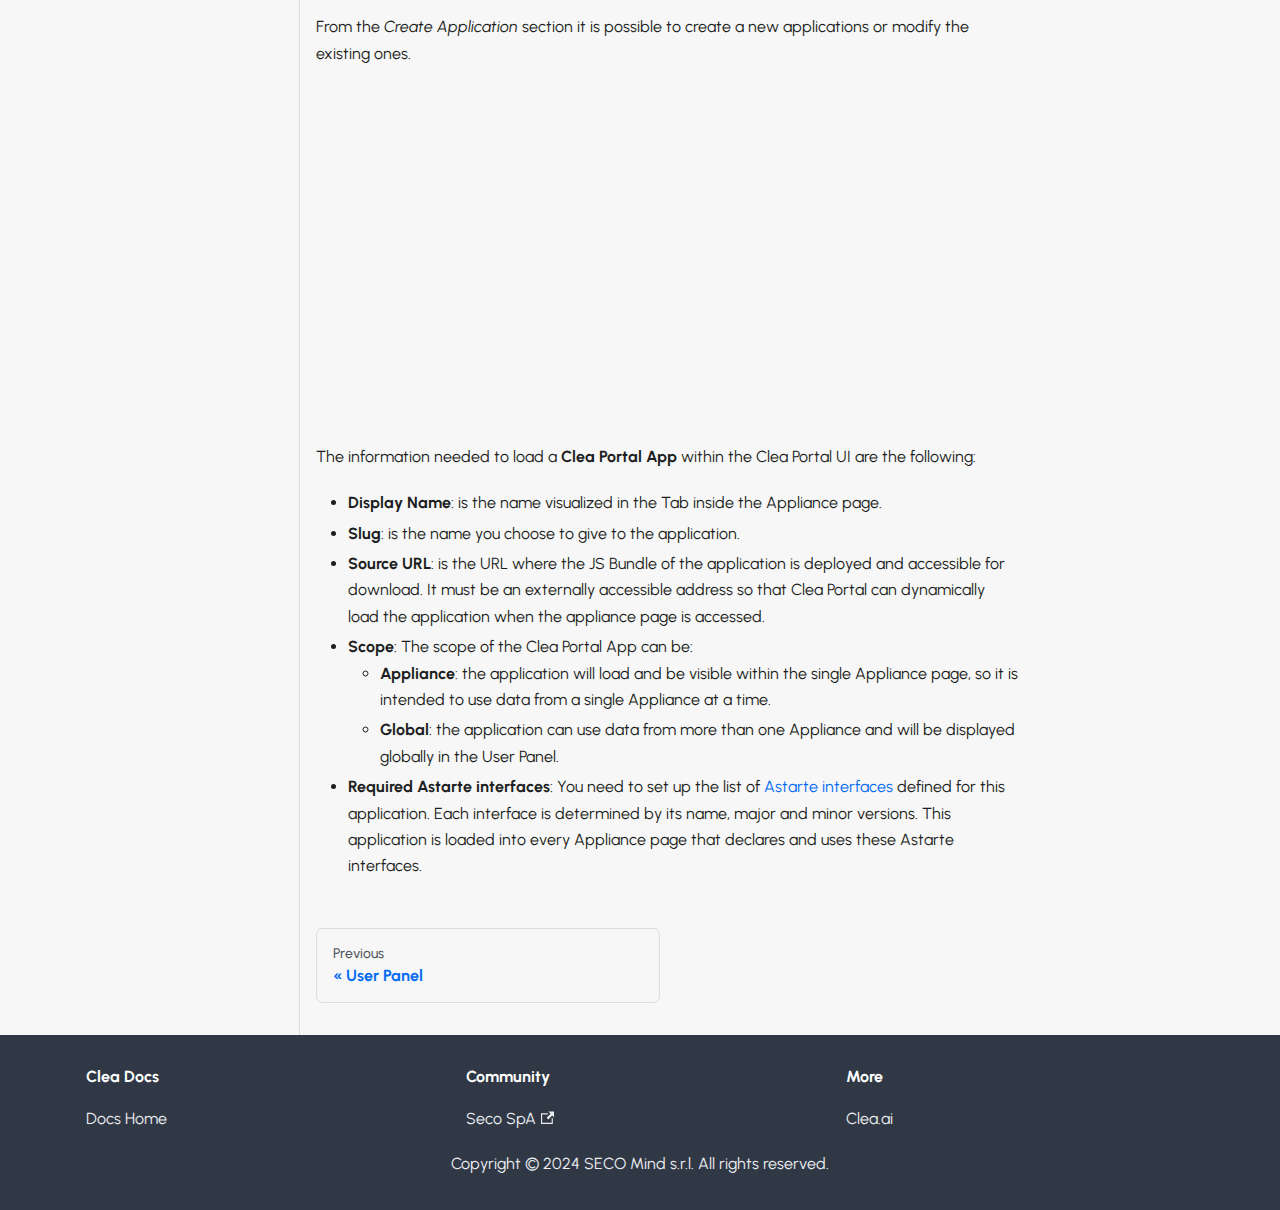
<file: clea_portal_walkthrough/admin_console/index.html>
<!doctype html>
<html lang="en" dir="ltr" class="docs-wrapper plugin-docs plugin-id-default docs-version-current docs-doc-page docs-doc-id-clea_portal_walkthrough/admin_console" data-has-hydrated="false">
<head>
<meta charset="UTF-8">
<meta name="generator" content="Docusaurus v3.6.3">
<title data-rh="true">Admin Console | Clea Docs</title><meta data-rh="true" name="viewport" content="width=device-width,initial-scale=1"><meta data-rh="true" name="twitter:card" content="summary_large_image"><meta data-rh="true" property="og:url" content="https://clea.ai/clea_portal_walkthrough/admin_console"><meta data-rh="true" property="og:locale" content="en"><meta data-rh="true" name="docusaurus_locale" content="en"><meta data-rh="true" name="docsearch:language" content="en"><meta data-rh="true" name="docusaurus_version" content="current"><meta data-rh="true" name="docusaurus_tag" content="docs-default-current"><meta data-rh="true" name="docsearch:version" content="current"><meta data-rh="true" name="docsearch:docusaurus_tag" content="docs-default-current"><meta data-rh="true" property="og:title" content="Admin Console | Clea Docs"><meta data-rh="true" name="description" content="Dashboard"><meta data-rh="true" property="og:description" content="Dashboard"><link data-rh="true" rel="icon" href="/img/favicon.png"><link data-rh="true" rel="canonical" href="https://clea.ai/clea_portal_walkthrough/admin_console"><link data-rh="true" rel="alternate" href="https://clea.ai/clea_portal_walkthrough/admin_console" hreflang="en"><link data-rh="true" rel="alternate" href="https://clea.ai/clea_portal_walkthrough/admin_console" hreflang="x-default"><link rel="stylesheet" href="/assets/css/styles.c3675c6d.css">
<script src="/assets/js/runtime~main.89467fc8.js" defer="defer"></script>
<script src="/assets/js/main.b49e7446.js" defer="defer"></script>
</head>
<body class="navigation-with-keyboard">
<script>!function(){function t(t){document.documentElement.setAttribute("data-theme",t)}var e=function(){try{return new URLSearchParams(window.location.search).get("docusaurus-theme")}catch(t){}}()||function(){try{return window.localStorage.getItem("theme")}catch(t){}}();t(null!==e?e:"light")}(),function(){try{const n=new URLSearchParams(window.location.search).entries();for(var[t,e]of n)if(t.startsWith("docusaurus-data-")){var a=t.replace("docusaurus-data-","data-");document.documentElement.setAttribute(a,e)}}catch(t){}}()</script><div id="__docusaurus"><div role="region" aria-label="Skip to main content"><a class="skipToContent_fXgn" href="#__docusaurus_skipToContent_fallback">Skip to main content</a></div><nav aria-label="Main" class="navbar navbar--fixed-top"><div class="navbar__inner"><div class="navbar__items"><button aria-label="Toggle navigation bar" aria-expanded="false" class="navbar__toggle clean-btn" type="button"><svg width="30" height="30" viewBox="0 0 30 30" aria-hidden="true"><path stroke="currentColor" stroke-linecap="round" stroke-miterlimit="10" stroke-width="2" d="M4 7h22M4 15h22M4 23h22"></path></svg></button><a class="navbar__brand" href="/"><div class="navbar__logo"><img src="/img/logo_clea.png" alt="Clea Logo" class="themedComponent_mlkZ themedComponent--light_NVdE"><img src="/img/logo_clea_white.png" alt="Clea Logo" class="themedComponent_mlkZ themedComponent--dark_xIcU"></div><b class="navbar__title text--truncate"></b></a><a aria-current="page" class="navbar__item navbar__link navbar__link--active" href="/">Documentation</a></div><div class="navbar__items navbar__items--right"><a href="https://github.com/clea-platform/" target="_blank" rel="noopener noreferrer" class="navbar__item navbar__link">GitHub<svg width="13.5" height="13.5" aria-hidden="true" viewBox="0 0 24 24" class="iconExternalLink_nPIU"><path fill="currentColor" d="M21 13v10h-21v-19h12v2h-10v15h17v-8h2zm3-12h-10.988l4.035 4-6.977 7.07 2.828 2.828 6.977-7.07 4.125 4.172v-11z"></path></svg></a><div class="toggle_vylO colorModeToggle_DEke"><button class="clean-btn toggleButton_gllP toggleButtonDisabled_aARS" type="button" disabled="" title="Switch between dark and light mode (currently light mode)" aria-label="Switch between dark and light mode (currently light mode)" aria-live="polite" aria-pressed="false"><svg viewBox="0 0 24 24" width="24" height="24" class="lightToggleIcon_pyhR"><path fill="currentColor" d="M12,9c1.65,0,3,1.35,3,3s-1.35,3-3,3s-3-1.35-3-3S10.35,9,12,9 M12,7c-2.76,0-5,2.24-5,5s2.24,5,5,5s5-2.24,5-5 S14.76,7,12,7L12,7z M2,13l2,0c0.55,0,1-0.45,1-1s-0.45-1-1-1l-2,0c-0.55,0-1,0.45-1,1S1.45,13,2,13z M20,13l2,0c0.55,0,1-0.45,1-1 s-0.45-1-1-1l-2,0c-0.55,0-1,0.45-1,1S19.45,13,20,13z M11,2v2c0,0.55,0.45,1,1,1s1-0.45,1-1V2c0-0.55-0.45-1-1-1S11,1.45,11,2z M11,20v2c0,0.55,0.45,1,1,1s1-0.45,1-1v-2c0-0.55-0.45-1-1-1C11.45,19,11,19.45,11,20z M5.99,4.58c-0.39-0.39-1.03-0.39-1.41,0 c-0.39,0.39-0.39,1.03,0,1.41l1.06,1.06c0.39,0.39,1.03,0.39,1.41,0s0.39-1.03,0-1.41L5.99,4.58z M18.36,16.95 c-0.39-0.39-1.03-0.39-1.41,0c-0.39,0.39-0.39,1.03,0,1.41l1.06,1.06c0.39,0.39,1.03,0.39,1.41,0c0.39-0.39,0.39-1.03,0-1.41 L18.36,16.95z M19.42,5.99c0.39-0.39,0.39-1.03,0-1.41c-0.39-0.39-1.03-0.39-1.41,0l-1.06,1.06c-0.39,0.39-0.39,1.03,0,1.41 s1.03,0.39,1.41,0L19.42,5.99z M7.05,18.36c0.39-0.39,0.39-1.03,0-1.41c-0.39-0.39-1.03-0.39-1.41,0l-1.06,1.06 c-0.39,0.39-0.39,1.03,0,1.41s1.03,0.39,1.41,0L7.05,18.36z"></path></svg><svg viewBox="0 0 24 24" width="24" height="24" class="darkToggleIcon_wfgR"><path fill="currentColor" d="M9.37,5.51C9.19,6.15,9.1,6.82,9.1,7.5c0,4.08,3.32,7.4,7.4,7.4c0.68,0,1.35-0.09,1.99-0.27C17.45,17.19,14.93,19,12,19 c-3.86,0-7-3.14-7-7C5,9.07,6.81,6.55,9.37,5.51z M12,3c-4.97,0-9,4.03-9,9s4.03,9,9,9s9-4.03,9-9c0-0.46-0.04-0.92-0.1-1.36 c-0.98,1.37-2.58,2.26-4.4,2.26c-2.98,0-5.4-2.42-5.4-5.4c0-1.81,0.89-3.42,2.26-4.4C12.92,3.04,12.46,3,12,3L12,3z"></path></svg></button></div><div class="navbarSearchContainer_Bca1"></div></div></div><div role="presentation" class="navbar-sidebar__backdrop"></div></nav><div id="__docusaurus_skipToContent_fallback" class="main-wrapper mainWrapper_z2l0"><div class="docsWrapper_hBAB"><button aria-label="Scroll back to top" class="clean-btn theme-back-to-top-button backToTopButton_sjWU" type="button"></button><div class="docRoot_UBD9"><aside class="theme-doc-sidebar-container docSidebarContainer_YfHR"><div class="sidebarViewport_aRkj"><div class="sidebar_njMd"><nav aria-label="Docs sidebar" class="menu thin-scrollbar menu_SIkG"><ul class="theme-doc-sidebar-menu menu__list"><li class="theme-doc-sidebar-item-link theme-doc-sidebar-item-link-level-1 menu__list-item"><a class="menu__link" href="/">What is Clea</a></li><li class="theme-doc-sidebar-item-link theme-doc-sidebar-item-link-level-1 menu__list-item"><a href="https://git-pages.seco.com/clea-os/docs/iot/connect-to-clea-cloud" target="_blank" rel="noopener noreferrer" class="menu__link menuExternalLink_NmtK">Get Started<svg width="13.5" height="13.5" aria-hidden="true" viewBox="0 0 24 24" class="iconExternalLink_nPIU"><path fill="currentColor" d="M21 13v10h-21v-19h12v2h-10v15h17v-8h2zm3-12h-10.988l4.035 4-6.977 7.07 2.828 2.828 6.977-7.07 4.125 4.172v-11z"></path></svg></a></li><li class="theme-doc-sidebar-item-category theme-doc-sidebar-item-category-level-1 menu__list-item"><div class="menu__list-item-collapsible"><a class="menu__link menu__link--sublist menu__link--sublist-caret menu__link--active" role="button" aria-expanded="true" href="/clea_portal_walkthrough/clea_portal">Clea Portal</a></div><ul style="display:block;overflow:visible;height:auto" class="menu__list"><li class="theme-doc-sidebar-item-link theme-doc-sidebar-item-link-level-2 menu__list-item"><a class="menu__link" tabindex="0" href="/clea_portal_walkthrough/clea_portal">User Panel</a></li><li class="theme-doc-sidebar-item-link theme-doc-sidebar-item-link-level-2 menu__list-item"><a class="menu__link menu__link--active" aria-current="page" tabindex="0" href="/clea_portal_walkthrough/admin_console">Admin Console</a></li></ul></li><li class="theme-doc-sidebar-item-link theme-doc-sidebar-item-link-level-1 menu__list-item"><a href="https://docs.astarte-platform.org/astarte/latest/001-intro_architecture.html" target="_blank" rel="noopener noreferrer" class="menu__link menuExternalLink_NmtK">Clea Astarte<svg width="13.5" height="13.5" aria-hidden="true" viewBox="0 0 24 24" class="iconExternalLink_nPIU"><path fill="currentColor" d="M21 13v10h-21v-19h12v2h-10v15h17v-8h2zm3-12h-10.988l4.035 4-6.977 7.07 2.828 2.828 6.977-7.07 4.125 4.172v-11z"></path></svg></a></li><li class="theme-doc-sidebar-item-link theme-doc-sidebar-item-link-level-1 menu__list-item"><a href="https://docs.edgehog.io/0.9/intro_user.html#content" target="_blank" rel="noopener noreferrer" class="menu__link menuExternalLink_NmtK">Clea Edgehog<svg width="13.5" height="13.5" aria-hidden="true" viewBox="0 0 24 24" class="iconExternalLink_nPIU"><path fill="currentColor" d="M21 13v10h-21v-19h12v2h-10v15h17v-8h2zm3-12h-10.988l4.035 4-6.977 7.07 2.828 2.828 6.977-7.07 4.125 4.172v-11z"></path></svg></a></li><li class="theme-doc-sidebar-item-link theme-doc-sidebar-item-link-level-1 menu__list-item"><a href="https://git-pages.seco.com/clea-os/docs" target="_blank" rel="noopener noreferrer" class="menu__link menuExternalLink_NmtK">Clea OS<svg width="13.5" height="13.5" aria-hidden="true" viewBox="0 0 24 24" class="iconExternalLink_nPIU"><path fill="currentColor" d="M21 13v10h-21v-19h12v2h-10v15h17v-8h2zm3-12h-10.988l4.035 4-6.977 7.07 2.828 2.828 6.977-7.07 4.125 4.172v-11z"></path></svg></a></li><li class="theme-doc-sidebar-item-link theme-doc-sidebar-item-link-level-1 menu__list-item"><a href="https://clea.ai" target="_blank" rel="noopener noreferrer" class="menu__link menuExternalLink_NmtK">Clea.ai<svg width="13.5" height="13.5" aria-hidden="true" viewBox="0 0 24 24" class="iconExternalLink_nPIU"><path fill="currentColor" d="M21 13v10h-21v-19h12v2h-10v15h17v-8h2zm3-12h-10.988l4.035 4-6.977 7.07 2.828 2.828 6.977-7.07 4.125 4.172v-11z"></path></svg></a></li></ul></nav><button type="button" title="Collapse sidebar" aria-label="Collapse sidebar" class="button button--secondary button--outline collapseSidebarButton_PEFL"><svg width="20" height="20" aria-hidden="true" class="collapseSidebarButtonIcon_kv0_"><g fill="#7a7a7a"><path d="M9.992 10.023c0 .2-.062.399-.172.547l-4.996 7.492a.982.982 0 01-.828.454H1c-.55 0-1-.453-1-1 0-.2.059-.403.168-.551l4.629-6.942L.168 3.078A.939.939 0 010 2.528c0-.548.45-.997 1-.997h2.996c.352 0 .649.18.828.45L9.82 9.472c.11.148.172.347.172.55zm0 0"></path><path d="M19.98 10.023c0 .2-.058.399-.168.547l-4.996 7.492a.987.987 0 01-.828.454h-3c-.547 0-.996-.453-.996-1 0-.2.059-.403.168-.551l4.625-6.942-4.625-6.945a.939.939 0 01-.168-.55 1 1 0 01.996-.997h3c.348 0 .649.18.828.45l4.996 7.492c.11.148.168.347.168.55zm0 0"></path></g></svg></button></div></div></aside><main class="docMainContainer_TBSr"><div class="container padding-top--md padding-bottom--lg"><div class="row"><div class="col docItemCol_VOVn"><div class="docItemContainer_Djhp"><article><nav class="theme-doc-breadcrumbs breadcrumbsContainer_Z_bl" aria-label="Breadcrumbs"><ul class="breadcrumbs" itemscope="" itemtype="https://schema.org/BreadcrumbList"><li class="breadcrumbs__item"><a aria-label="Home page" class="breadcrumbs__link" href="/"><svg viewBox="0 0 24 24" class="breadcrumbHomeIcon_YNFT"><path d="M10 19v-5h4v5c0 .55.45 1 1 1h3c.55 0 1-.45 1-1v-7h1.7c.46 0 .68-.57.33-.87L12.67 3.6c-.38-.34-.96-.34-1.34 0l-8.36 7.53c-.34.3-.13.87.33.87H5v7c0 .55.45 1 1 1h3c.55 0 1-.45 1-1z" fill="currentColor"></path></svg></a></li><li class="breadcrumbs__item"><span class="breadcrumbs__link">Clea Portal</span><meta itemprop="position" content="1"></li><li itemscope="" itemprop="itemListElement" itemtype="https://schema.org/ListItem" class="breadcrumbs__item breadcrumbs__item--active"><span class="breadcrumbs__link" itemprop="name">Admin Console</span><meta itemprop="position" content="2"></li></ul></nav><div class="tocCollapsible_ETCw theme-doc-toc-mobile tocMobile_ITEo"><button type="button" class="clean-btn tocCollapsibleButton_TO0P">On this page</button></div><div class="theme-doc-markdown markdown"><header><h1>Admin Console</h1></header>
<h2 class="anchor anchorWithStickyNavbar_LWe7" id="dashboard">Dashboard<a href="#dashboard" class="hash-link" aria-label="Direct link to Dashboard" title="Direct link to Dashboard">​</a></h2>
<p>In the main dashboard, it is possible to view all tenants available.</p>
<p><img decoding="async" loading="lazy" alt="Dashboard" src="/assets/images/admin_dashboard-e618ce68a775782277e2a38e5fc19ffb.png" width="5116" height="2622" class="img_ev3q"></p>
<p>To select one, click on the name and access the tenat overview page.</p>
<h2 class="anchor anchorWithStickyNavbar_LWe7" id="tenant-overview">Tenant Overview<a href="#tenant-overview" class="hash-link" aria-label="Direct link to Tenant Overview" title="Direct link to Tenant Overview">​</a></h2>
<p><img decoding="async" loading="lazy" alt="Tenant page" src="/assets/images/tenant_page-0c992f6fd90578872cbc0809601ba3aa.png" width="5116" height="2622" class="img_ev3q"></p>
<p>On the page related to the tenant, it is possible to view all the information necessary to interact with the data contained within it, such as the link to the User Panel (<em>Portal URL</em>), the links to the Clea Astarte and Clea Edgehog instances and some useful links to the Clea products documentations.</p>
<h3 class="anchor anchorWithStickyNavbar_LWe7" id="general-info">General Info<a href="#general-info" class="hash-link" aria-label="Direct link to General Info" title="Direct link to General Info">​</a></h3>
<p>This card contains the general info of the tenant, such as:</p>
<ul>
<li><strong>Name</strong>: the name of the tenant.</li>
<li><strong>Slug</strong>: reference name.</li>
<li><strong>Portal URL</strong>: the link to access the Portal User Panel dedicated to this tenant</li>
<li><strong>Astarte Realm</strong>: the Clea Astarte Realm name.</li>
<li><strong>Astarte Cluster</strong>: the Clea Astarte name of the cluster where the realm of this tenant resides.</li>
<li><strong>Location</strong>: the cloud provider and zone of the cluster.</li>
</ul>
<h2 class="anchor anchorWithStickyNavbar_LWe7" id="tenant-setup">Tenant Setup<a href="#tenant-setup" class="hash-link" aria-label="Direct link to Tenant Setup" title="Direct link to Tenant Setup">​</a></h2>
<p>Within the Tenant Setup section is possible to set some general parameters and configuration of the Tenant.</p>
<h3 class="anchor anchorWithStickyNavbar_LWe7" id="design-system">Design System<a href="#design-system" class="hash-link" aria-label="Direct link to Design System" title="Direct link to Design System">​</a></h3>
<p>The Platform supports the customization of the graphical design. The customization happens via the Admin Console and consists of the following:</p>
<ul>
<li><strong>Theme</strong>: defines the colours, fonts, spacing and visual style of the portal. It is possible to choose a standard theme or load a custom CSS to define the right theme.</li>
<li><strong>Logo</strong>: this image file will be displayed on the authentication pages and in the portal menu.</li>
<li><strong>Favicon</strong>: the favicon displayed on the tenant and user panel pages.</li>
</ul>
<p>You can customize these settings for each tenant.</p>
<div style="text-align:center"><p><img decoding="async" loading="lazy" alt="Tenant Design System" src="/assets/images/tenant_design_system-0c9226fee66be286a4fefcc183dcb66a.jpg" width="772" height="769" class="img_ev3q"></p></div>
<h4 class="anchor anchorWithStickyNavbar_LWe7" id="custom-css-theme-specs">Custom CSS Theme specs<a href="#custom-css-theme-specs" class="hash-link" aria-label="Direct link to Custom CSS Theme specs" title="Direct link to Custom CSS Theme specs">​</a></h4>
<p>A custom theme is a CSS file that follows CSS syntax and has the .css extension.</p>
<p>The file is expected to define the same classes and CSS properties of Bootstrap 5.1, plus the following additional ones:</p>
<ul>
<li>The <code>--online</code>, <code>--offline</code>, <code>--fault</code> CSS properties define the colors shown on the related device status.</li>
<li>The <code>color-online</code>, <code>color-offline, color-fault</code> classes, that should apply those colors, such as <code>.color-online { color: var(--online) }</code>.</li>
</ul>
<p>You can compile the CSS file from a customized SASS version of the default Bootstrap sources. Here you can find a path to prepare a build pipeline documented <a href="https://getbootstrap.com/docs/5.0/getting-started/build-tools/" target="_blank" rel="noopener noreferrer">https://getbootstrap.com/docs/5.0/getting-started/build-tools/</a></p>
<div class="theme-admonition theme-admonition-note admonition_xJq3 alert alert--secondary"><div class="admonitionHeading_Gvgb"><span class="admonitionIcon_Rf37"><svg viewBox="0 0 14 16"><path fill-rule="evenodd" d="M6.3 5.69a.942.942 0 0 1-.28-.7c0-.28.09-.52.28-.7.19-.18.42-.28.7-.28.28 0 .52.09.7.28.18.19.28.42.28.7 0 .28-.09.52-.28.7a1 1 0 0 1-.7.3c-.28 0-.52-.11-.7-.3zM8 7.99c-.02-.25-.11-.48-.31-.69-.2-.19-.42-.3-.69-.31H6c-.27.02-.48.13-.69.31-.2.2-.3.44-.31.69h1v3c.02.27.11.5.31.69.2.2.42.31.69.31h1c.27 0 .48-.11.69-.31.2-.19.3-.42.31-.69H8V7.98v.01zM7 2.3c-3.14 0-5.7 2.54-5.7 5.68 0 3.14 2.56 5.7 5.7 5.7s5.7-2.55 5.7-5.7c0-3.15-2.56-5.69-5.7-5.69v.01zM7 .98c3.86 0 7 3.14 7 7s-3.14 7-7 7-7-3.12-7-7 3.14-7 7-7z"></path></svg></span>note</div><div class="admonitionContent_BuS1"><p>Please note that the style customization is in active development, and breaking changes is possible.</p></div></div>
<h4 class="anchor anchorWithStickyNavbar_LWe7" id="custom-css-theme-examples">Custom CSS Theme examples<a href="#custom-css-theme-examples" class="hash-link" aria-label="Direct link to Custom CSS Theme examples" title="Direct link to Custom CSS Theme examples">​</a></h4>
<p>A sample theme could be the compiled CSS file of the following SASS:</p>
<div class="language-css codeBlockContainer_Ckt0 theme-code-block" style="--prism-color:#393A34;--prism-background-color:#f6f8fa"><div class="codeBlockContent_biex"><pre tabindex="0" class="prism-code language-css codeBlock_bY9V thin-scrollbar" style="color:#393A34;background-color:#f6f8fa"><code class="codeBlockLines_e6Vv"><span class="token-line" style="color:#393A34"><span class="token plain">// Default values for Boostrap init</span><br></span><span class="token-line" style="color:#393A34"><span class="token plain">$</span><span class="token property" style="color:#36acaa">theme-colors</span><span class="token punctuation" style="color:#393A34">:</span><span class="token plain"> </span><span class="token punctuation" style="color:#393A34">(</span><span class="token plain"></span><br></span><span class="token-line" style="color:#393A34"><span class="token plain">  </span><span class="token string" style="color:#e3116c">&quot;primary&quot;</span><span class="token punctuation" style="color:#393A34">:</span><span class="token plain"> </span><span class="token hexcode color">#0631cc</span><span class="token punctuation" style="color:#393A34">,</span><span class="token plain"></span><br></span><span class="token-line" style="color:#393A34"><span class="token plain">  </span><span class="token string" style="color:#e3116c">&quot;accent&quot;</span><span class="token punctuation" style="color:#393A34">:</span><span class="token plain"> </span><span class="token hexcode color">#11b0ef</span><span class="token punctuation" style="color:#393A34">,</span><span class="token plain"></span><br></span><span class="token-line" style="color:#393A34"><span class="token plain"></span><span class="token punctuation" style="color:#393A34">)</span><span class="token punctuation" style="color:#393A34">;</span><span class="token plain"></span><br></span><span class="token-line" style="color:#393A34"><span class="token plain" style="display:inline-block"></span><br></span><span class="token-line" style="color:#393A34"><span class="token plain">$</span><span class="token property" style="color:#36acaa">black</span><span class="token punctuation" style="color:#393A34">:</span><span class="token plain"> </span><span class="token hexcode color">#000</span><span class="token punctuation" style="color:#393A34">;</span><span class="token plain"></span><br></span><span class="token-line" style="color:#393A34"><span class="token plain" style="display:inline-block"></span><br></span><span class="token-line" style="color:#393A34"><span class="token plain">$</span><span class="token property" style="color:#36acaa">box-shadow</span><span class="token punctuation" style="color:#393A34">:</span><span class="token plain"> </span><span class="token number" style="color:#36acaa">0</span><span class="token plain"> </span><span class="token number" style="color:#36acaa">0.2</span><span class="token unit">rem</span><span class="token plain"> </span><span class="token number" style="color:#36acaa">0.4</span><span class="token unit">rem</span><span class="token plain"> </span><span class="token function" style="color:#d73a49">rgba</span><span class="token punctuation" style="color:#393A34">(</span><span class="token plain">$</span><span class="token color">black</span><span class="token punctuation" style="color:#393A34">,</span><span class="token plain"> </span><span class="token number" style="color:#36acaa">0.15</span><span class="token punctuation" style="color:#393A34">)</span><span class="token punctuation" style="color:#393A34">;</span><span class="token plain"></span><br></span><span class="token-line" style="color:#393A34"><span class="token plain">$</span><span class="token property" style="color:#36acaa">box-shadow-lg</span><span class="token punctuation" style="color:#393A34">:</span><span class="token plain"> </span><span class="token number" style="color:#36acaa">0</span><span class="token plain"> </span><span class="token number" style="color:#36acaa">0.2</span><span class="token unit">rem</span><span class="token plain"> </span><span class="token number" style="color:#36acaa">0.2</span><span class="token unit">rem</span><span class="token plain"> </span><span class="token function" style="color:#d73a49">rgba</span><span class="token punctuation" style="color:#393A34">(</span><span class="token plain">$</span><span class="token color">black</span><span class="token punctuation" style="color:#393A34">,</span><span class="token plain"> </span><span class="token number" style="color:#36acaa">0.5</span><span class="token punctuation" style="color:#393A34">)</span><span class="token punctuation" style="color:#393A34">;</span><span class="token plain"></span><br></span><span class="token-line" style="color:#393A34"><span class="token plain" style="display:inline-block"></span><br></span><span class="token-line" style="color:#393A34"><span class="token plain"></span><span class="token atrule rule" style="color:#00a4db">@import</span><span class="token atrule" style="color:#00a4db"> </span><span class="token atrule string" style="color:#e3116c">&quot;~bootstrap/scss/bootstrap.scss&quot;</span><span class="token atrule punctuation" style="color:#393A34">;</span><span class="token plain"></span><br></span><span class="token-line" style="color:#393A34"><span class="token plain" style="display:inline-block"></span><br></span><span class="token-line" style="color:#393A34"><span class="token plain"></span><span class="token selector pseudo-class" style="color:#00009f">:root</span><span class="token plain"> </span><span class="token punctuation" style="color:#393A34">{</span><span class="token plain"></span><br></span><span class="token-line" style="color:#393A34"><span class="token plain">  </span><span class="token variable" style="color:#36acaa">--online</span><span class="token punctuation" style="color:#393A34">:</span><span class="token plain"> </span><span class="token function" style="color:#d73a49">var</span><span class="token punctuation" style="color:#393A34">(</span><span class="token variable" style="color:#36acaa">--success</span><span class="token punctuation" style="color:#393A34">)</span><span class="token punctuation" style="color:#393A34">;</span><span class="token plain"></span><br></span><span class="token-line" style="color:#393A34"><span class="token plain">  </span><span class="token variable" style="color:#36acaa">--offline</span><span class="token punctuation" style="color:#393A34">:</span><span class="token plain"> </span><span class="token function" style="color:#d73a49">var</span><span class="token punctuation" style="color:#393A34">(</span><span class="token variable" style="color:#36acaa">--gray</span><span class="token punctuation" style="color:#393A34">)</span><span class="token punctuation" style="color:#393A34">;</span><span class="token plain"></span><br></span><span class="token-line" style="color:#393A34"><span class="token plain">  </span><span class="token variable" style="color:#36acaa">--fault</span><span class="token punctuation" style="color:#393A34">:</span><span class="token plain"> </span><span class="token function" style="color:#d73a49">var</span><span class="token punctuation" style="color:#393A34">(</span><span class="token variable" style="color:#36acaa">--danger</span><span class="token punctuation" style="color:#393A34">)</span><span class="token punctuation" style="color:#393A34">;</span><span class="token plain"></span><br></span><span class="token-line" style="color:#393A34"><span class="token plain"></span><span class="token punctuation" style="color:#393A34">}</span><span class="token plain"></span><br></span><span class="token-line" style="color:#393A34"><span class="token plain" style="display:inline-block"></span><br></span><span class="token-line" style="color:#393A34"><span class="token plain"></span><span class="token selector class" style="color:#00009f">.color-online</span><span class="token plain"> </span><span class="token punctuation" style="color:#393A34">{</span><span class="token plain"></span><br></span><span class="token-line" style="color:#393A34"><span class="token plain">  </span><span class="token property" style="color:#36acaa">color</span><span class="token punctuation" style="color:#393A34">:</span><span class="token plain"> </span><span class="token function" style="color:#d73a49">var</span><span class="token punctuation" style="color:#393A34">(</span><span class="token variable" style="color:#36acaa">--online</span><span class="token punctuation" style="color:#393A34">)</span><span class="token punctuation" style="color:#393A34">;</span><span class="token plain"></span><br></span><span class="token-line" style="color:#393A34"><span class="token plain"></span><span class="token punctuation" style="color:#393A34">}</span><span class="token plain"></span><br></span><span class="token-line" style="color:#393A34"><span class="token plain" style="display:inline-block"></span><br></span><span class="token-line" style="color:#393A34"><span class="token plain"></span><span class="token selector class" style="color:#00009f">.color-offline</span><span class="token plain"> </span><span class="token punctuation" style="color:#393A34">{</span><span class="token plain"></span><br></span><span class="token-line" style="color:#393A34"><span class="token plain">  </span><span class="token property" style="color:#36acaa">color</span><span class="token punctuation" style="color:#393A34">:</span><span class="token plain"> </span><span class="token function" style="color:#d73a49">var</span><span class="token punctuation" style="color:#393A34">(</span><span class="token variable" style="color:#36acaa">--offline</span><span class="token punctuation" style="color:#393A34">)</span><span class="token punctuation" style="color:#393A34">;</span><span class="token plain"></span><br></span><span class="token-line" style="color:#393A34"><span class="token plain"></span><span class="token punctuation" style="color:#393A34">}</span><span class="token plain"></span><br></span><span class="token-line" style="color:#393A34"><span class="token plain" style="display:inline-block"></span><br></span><span class="token-line" style="color:#393A34"><span class="token plain"></span><span class="token selector class" style="color:#00009f">.color-fault</span><span class="token plain"> </span><span class="token punctuation" style="color:#393A34">{</span><span class="token plain"></span><br></span><span class="token-line" style="color:#393A34"><span class="token plain">  </span><span class="token property" style="color:#36acaa">color</span><span class="token punctuation" style="color:#393A34">:</span><span class="token plain"> </span><span class="token function" style="color:#d73a49">var</span><span class="token punctuation" style="color:#393A34">(</span><span class="token variable" style="color:#36acaa">--fault</span><span class="token punctuation" style="color:#393A34">)</span><span class="token punctuation" style="color:#393A34">;</span><span class="token plain"></span><br></span><span class="token-line" style="color:#393A34"><span class="token plain"></span><span class="token punctuation" style="color:#393A34">}</span><br></span></code></pre><div class="buttonGroup__atx"><button type="button" aria-label="Copy code to clipboard" title="Copy" class="clean-btn"><span class="copyButtonIcons_eSgA" aria-hidden="true"><svg viewBox="0 0 24 24" class="copyButtonIcon_y97N"><path fill="currentColor" d="M19,21H8V7H19M19,5H8A2,2 0 0,0 6,7V21A2,2 0 0,0 8,23H19A2,2 0 0,0 21,21V7A2,2 0 0,0 19,5M16,1H4A2,2 0 0,0 2,3V17H4V3H16V1Z"></path></svg><svg viewBox="0 0 24 24" class="copyButtonSuccessIcon_LjdS"><path fill="currentColor" d="M21,7L9,19L3.5,13.5L4.91,12.09L9,16.17L19.59,5.59L21,7Z"></path></svg></span></button></div></div></div>
<h2 class="anchor anchorWithStickyNavbar_LWe7" id="applications">Applications<a href="#applications" class="hash-link" aria-label="Direct link to Applications" title="Direct link to Applications">​</a></h2>
<p><strong>Clea Portal Apps</strong> are external web apps developed who want to customize their Clea experience.</p>
<p>From this section, you can create and manage <a href="/get_started/create_a_clea_portal_app">third-party Clea Portal Apps</a> customized by you to better fit your needs. The Clea Portal platform supports loading external web apps that can be developed by third-party actors. A <strong>Clea Portal App</strong> consists of an external web application encapsulated within Clea Portal as a shadow DOM.</p>
<p><img decoding="async" loading="lazy" alt="Tenant Design System" src="/assets/images/applications-1dbcc153afc55337943fe9a8ba2f3ff7.png" width="5116" height="2622" class="img_ev3q"></p>
<p>From the <em>Create Application</em> section it is possible to create a new applications or modify the existing ones.</p>
<p><img decoding="async" loading="lazy" alt="Tenant Design System" src="/assets/images/application_example-882570715d9b89eb490a89302f3f0e41.png" width="1900" height="887" class="img_ev3q"></p>
<p>The information needed to load a <strong>Clea Portal App</strong> within the Clea Portal UI are the following:</p>
<ul>
<li><strong>Display Name</strong>: is the name visualized in the Tab inside the Appliance page.</li>
<li><strong>Slug</strong>: is the name you choose to give to the application.</li>
<li><strong>Source URL</strong>: is the URL where the JS Bundle of the application is deployed and accessible for download. It must be an externally accessible address so that Clea Portal can dynamically load the application when the appliance page is accessed.</li>
<li><strong>Scope</strong>: The scope of the Clea Portal App can be:<!-- -->
<ul>
<li><strong>Appliance</strong>: the application will load and be visible within the single Appliance page, so it is intended to use data from a single Appliance at a time.</li>
<li><strong>Global</strong>: the application can use data from more than one Appliance and will be displayed globally in the User Panel.</li>
</ul>
</li>
<li><strong>Required Astarte interfaces</strong>: You need to set up the list of <a href="https://docs.astarte-platform.org/1.0/030-interface.html" target="_blank" rel="noopener noreferrer">Astarte interfaces</a> defined for this application. Each interface is determined by its name, major and minor versions. This application is loaded into every Appliance page that declares and uses these Astarte interfaces.</li>
</ul></div></article><nav class="pagination-nav docusaurus-mt-lg" aria-label="Docs pages"><a class="pagination-nav__link pagination-nav__link--prev" href="/clea_portal_walkthrough/clea_portal"><div class="pagination-nav__sublabel">Previous</div><div class="pagination-nav__label">User Panel</div></a></nav></div></div><div class="col col--3"><div class="tableOfContents_bqdL thin-scrollbar theme-doc-toc-desktop"><ul class="table-of-contents table-of-contents__left-border"><li><a href="#dashboard" class="table-of-contents__link toc-highlight">Dashboard</a></li><li><a href="#tenant-overview" class="table-of-contents__link toc-highlight">Tenant Overview</a><ul><li><a href="#general-info" class="table-of-contents__link toc-highlight">General Info</a></li></ul></li><li><a href="#tenant-setup" class="table-of-contents__link toc-highlight">Tenant Setup</a><ul><li><a href="#design-system" class="table-of-contents__link toc-highlight">Design System</a></li></ul></li><li><a href="#applications" class="table-of-contents__link toc-highlight">Applications</a></li></ul></div></div></div></div></main></div></div></div><footer class="footer footer--dark"><div class="container container-fluid"><div class="row footer__links"><div class="col footer__col"><div class="footer__title">Clea Docs</div><ul class="footer__items clean-list"><li class="footer__item"><a class="footer__link-item" href="/">Docs Home</a></li></ul></div><div class="col footer__col"><div class="footer__title">Community</div><ul class="footer__items clean-list"><li class="footer__item"><a href="https://www.seco.com/" target="_blank" rel="noopener noreferrer" class="footer__link-item">Seco SpA<svg width="13.5" height="13.5" aria-hidden="true" viewBox="0 0 24 24" class="iconExternalLink_nPIU"><path fill="currentColor" d="M21 13v10h-21v-19h12v2h-10v15h17v-8h2zm3-12h-10.988l4.035 4-6.977 7.07 2.828 2.828 6.977-7.07 4.125 4.172v-11z"></path></svg></a></li></ul></div><div class="col footer__col"><div class="footer__title">More</div><ul class="footer__items clean-list"><li class="footer__item"><a href="https://www.clea.ai" target="_blank" rel="noopener noreferrer" class="footer__link-item">Clea.ai</a></li></ul></div></div><div class="footer__bottom text--center"><div class="footer__copyright">Copyright © 2024 SECO Mind s.r.l. All rights reserved.</div></div></div></footer></div>
</body>
</html>
</file>
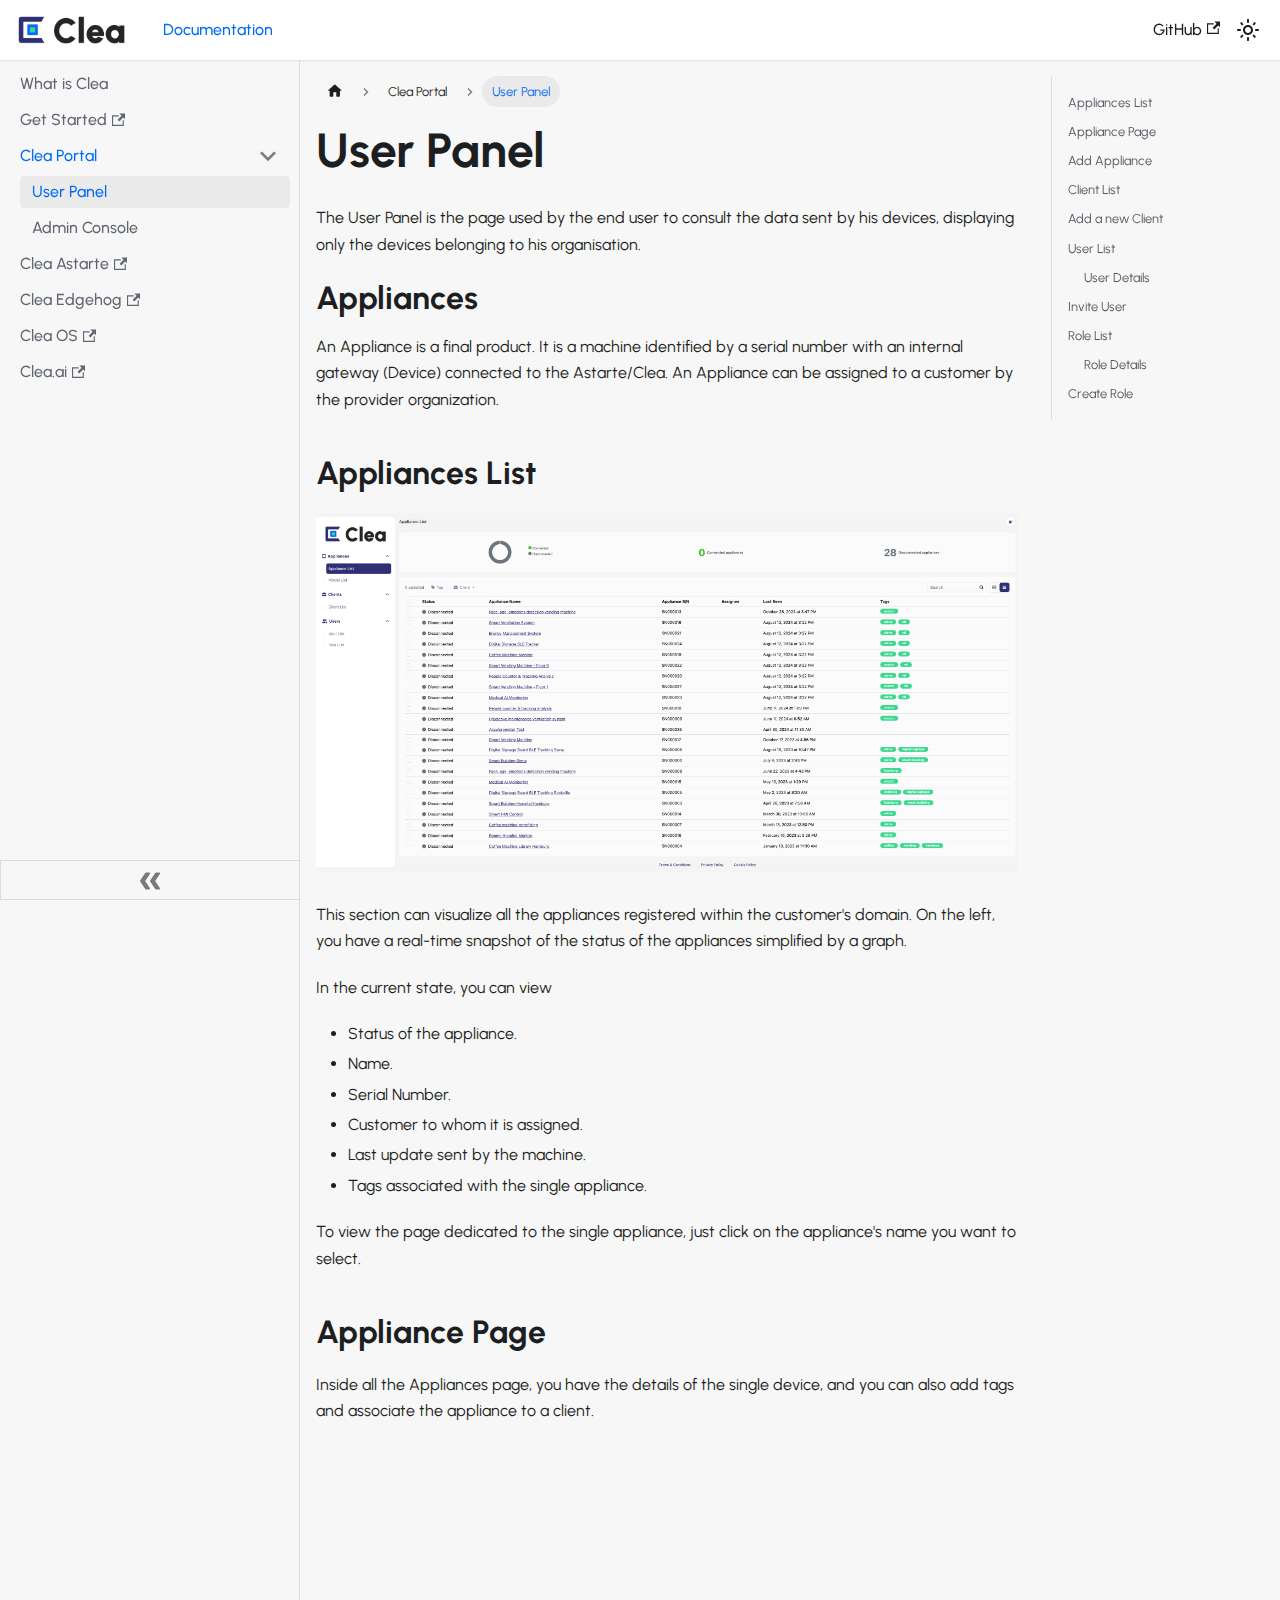
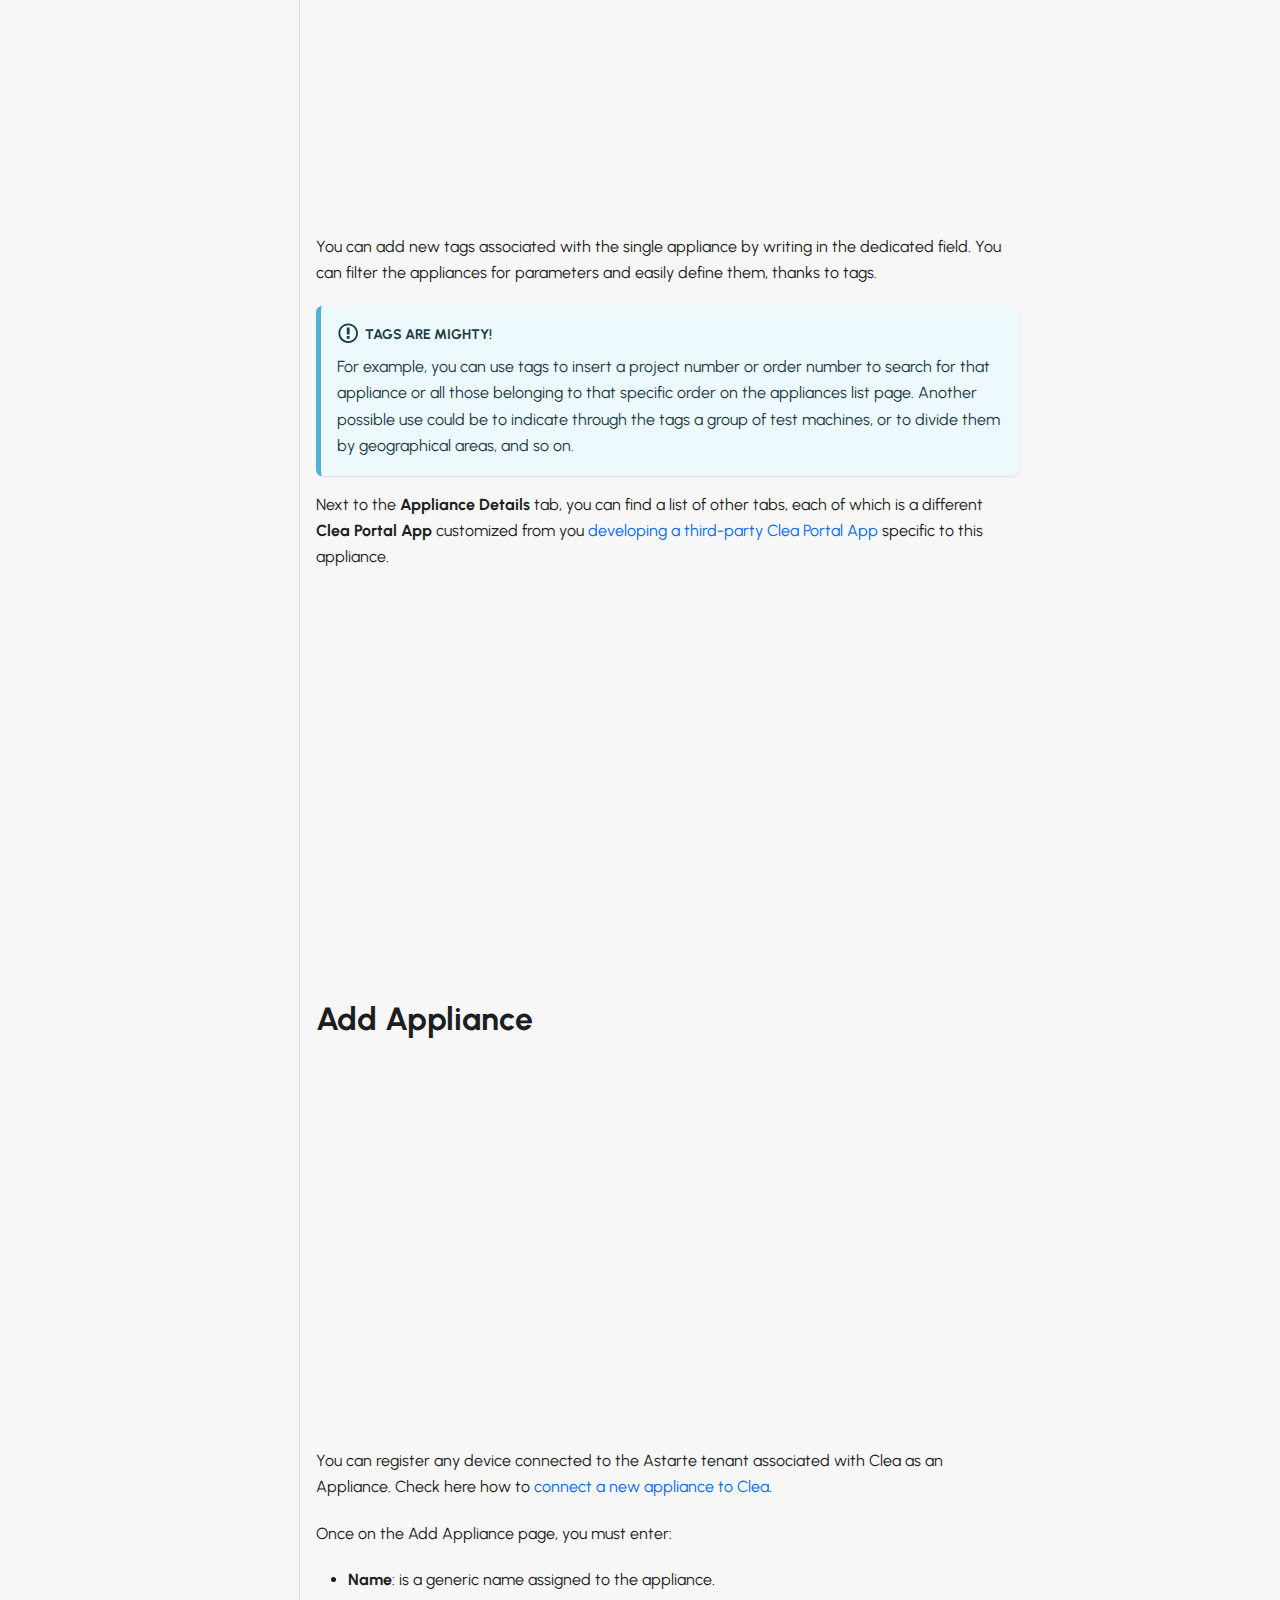
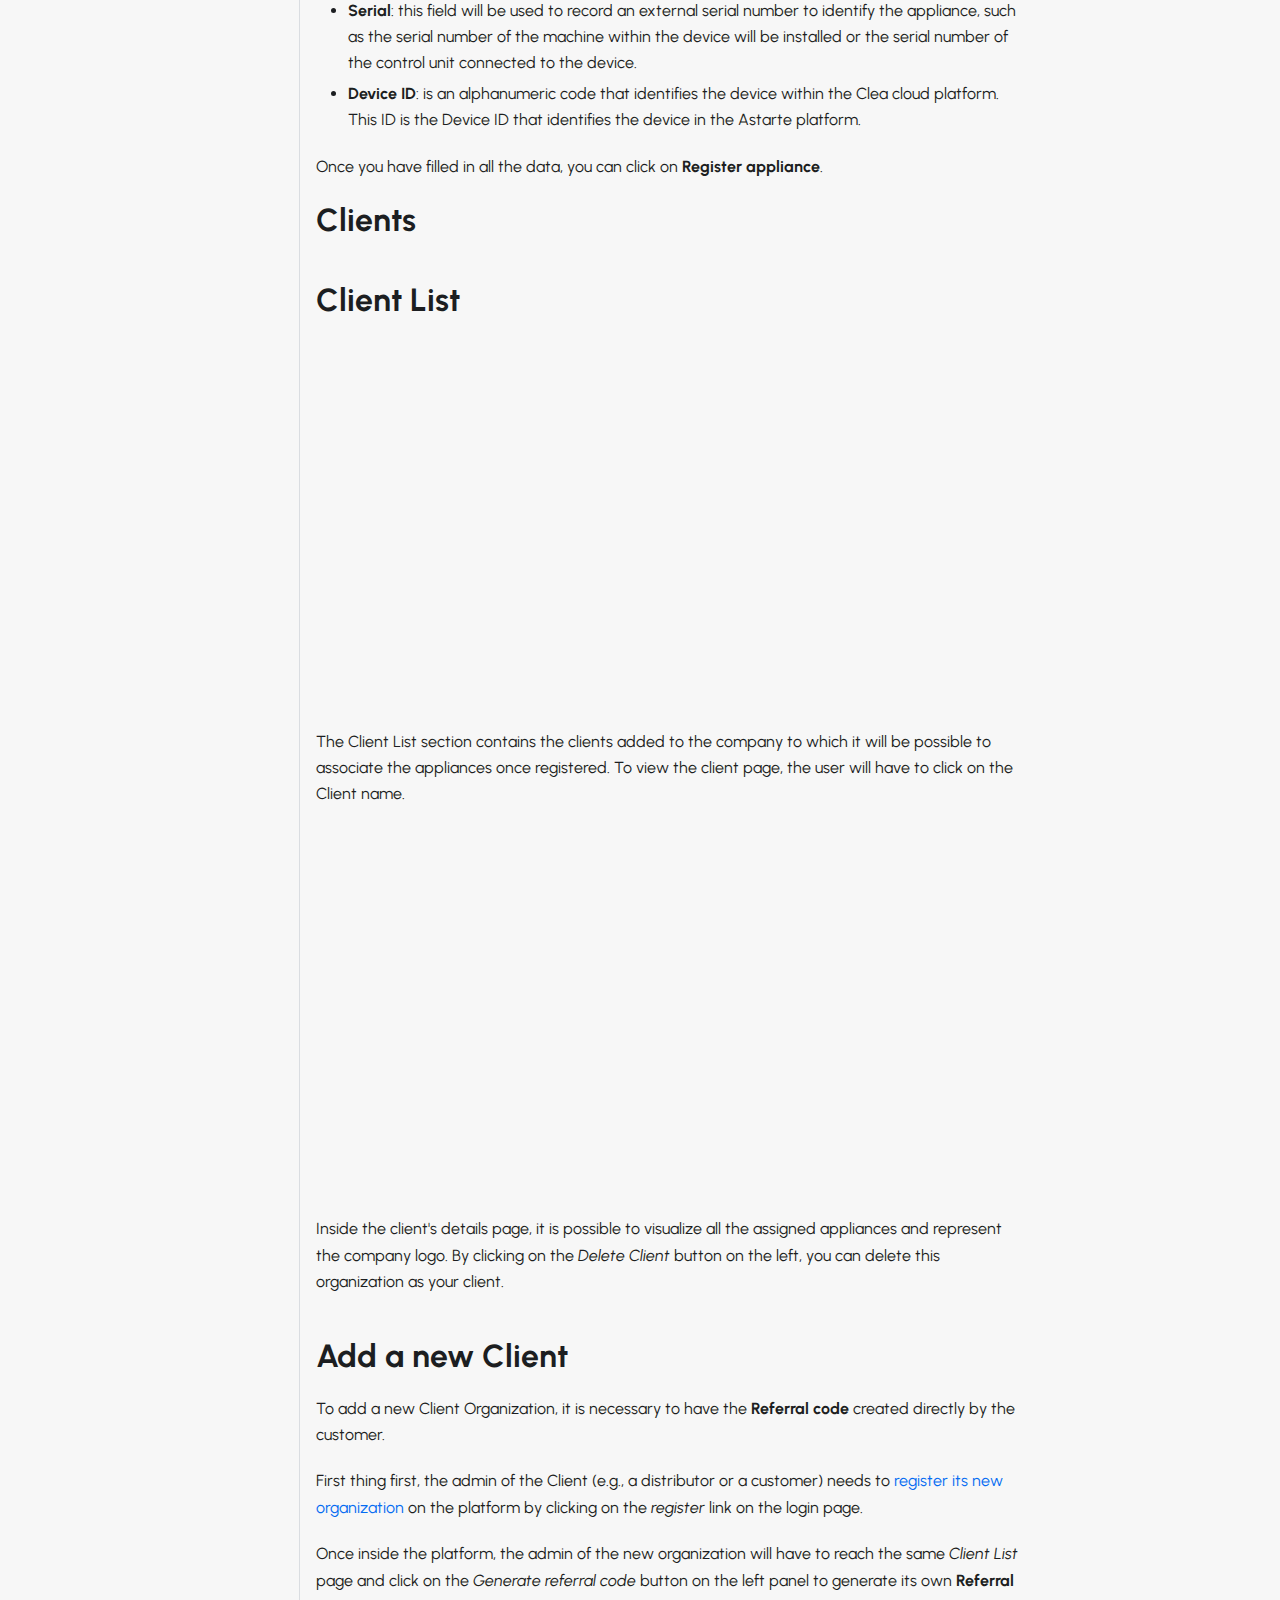
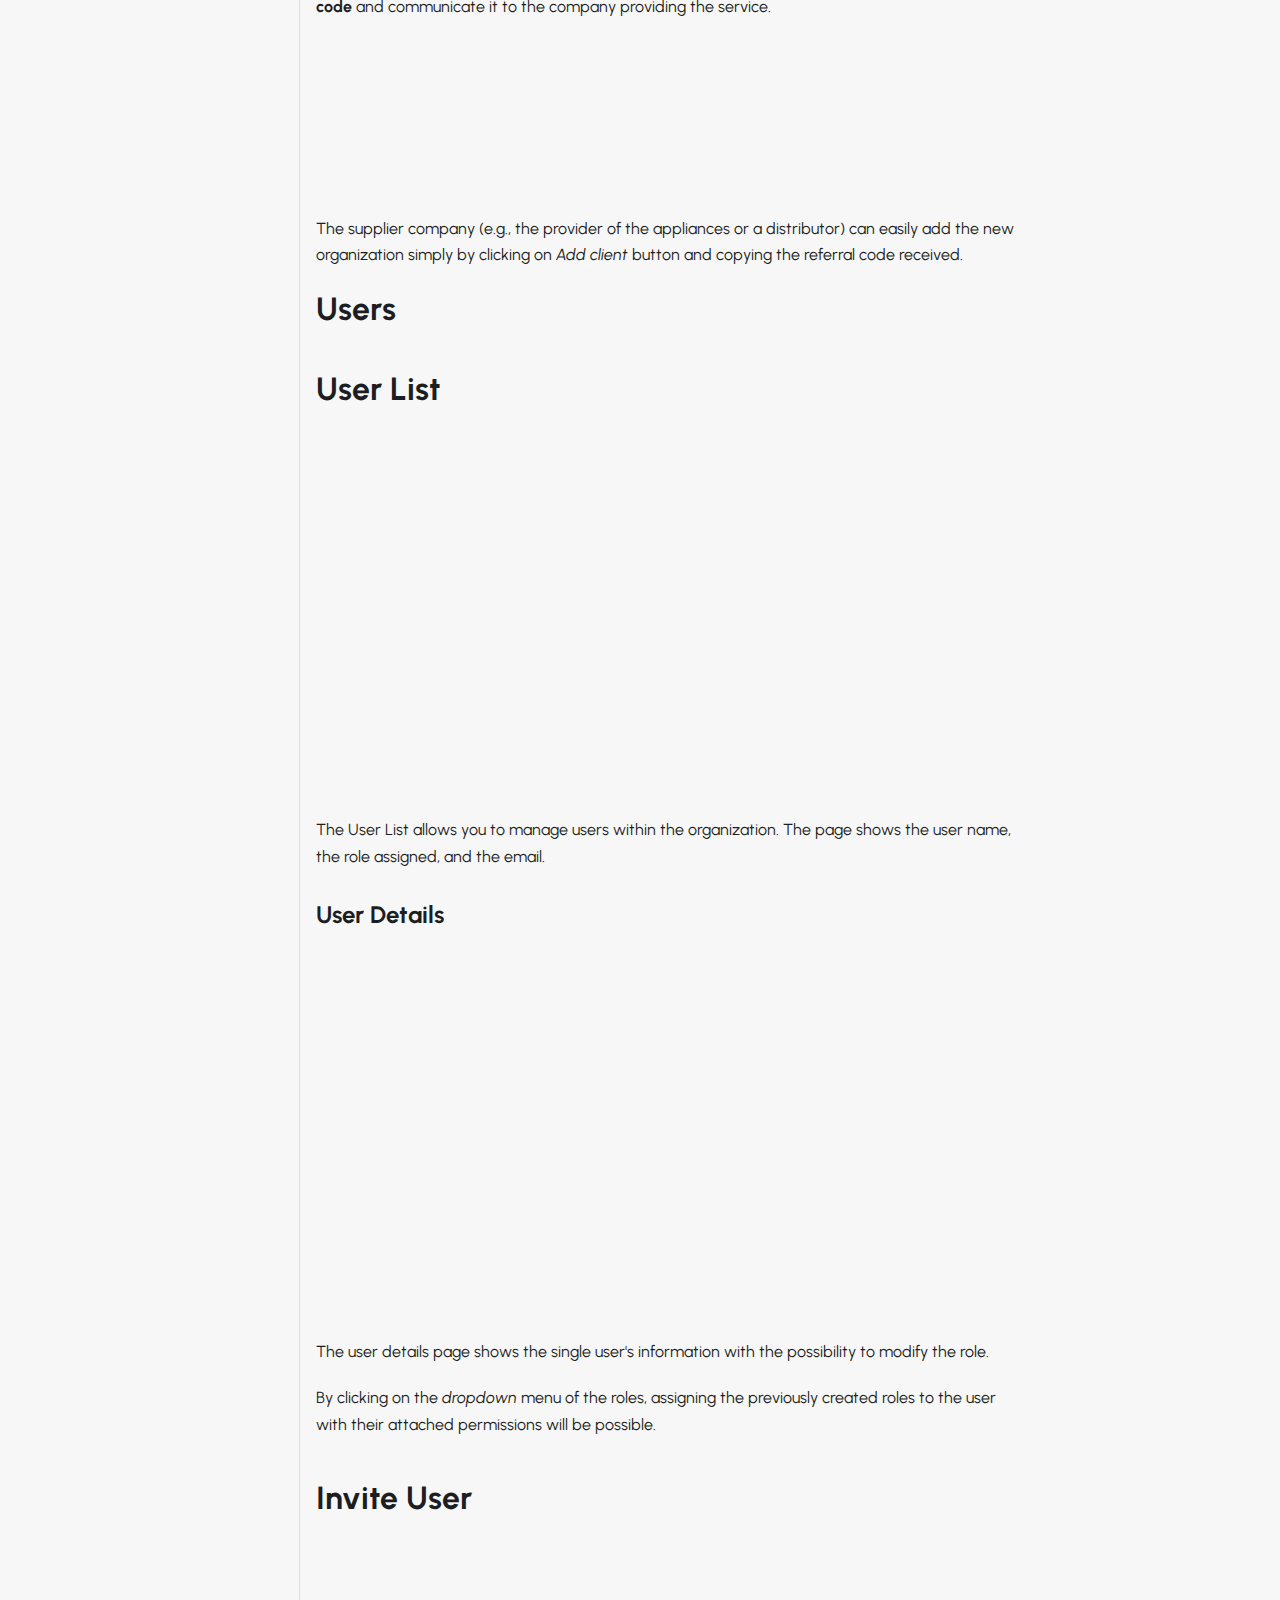
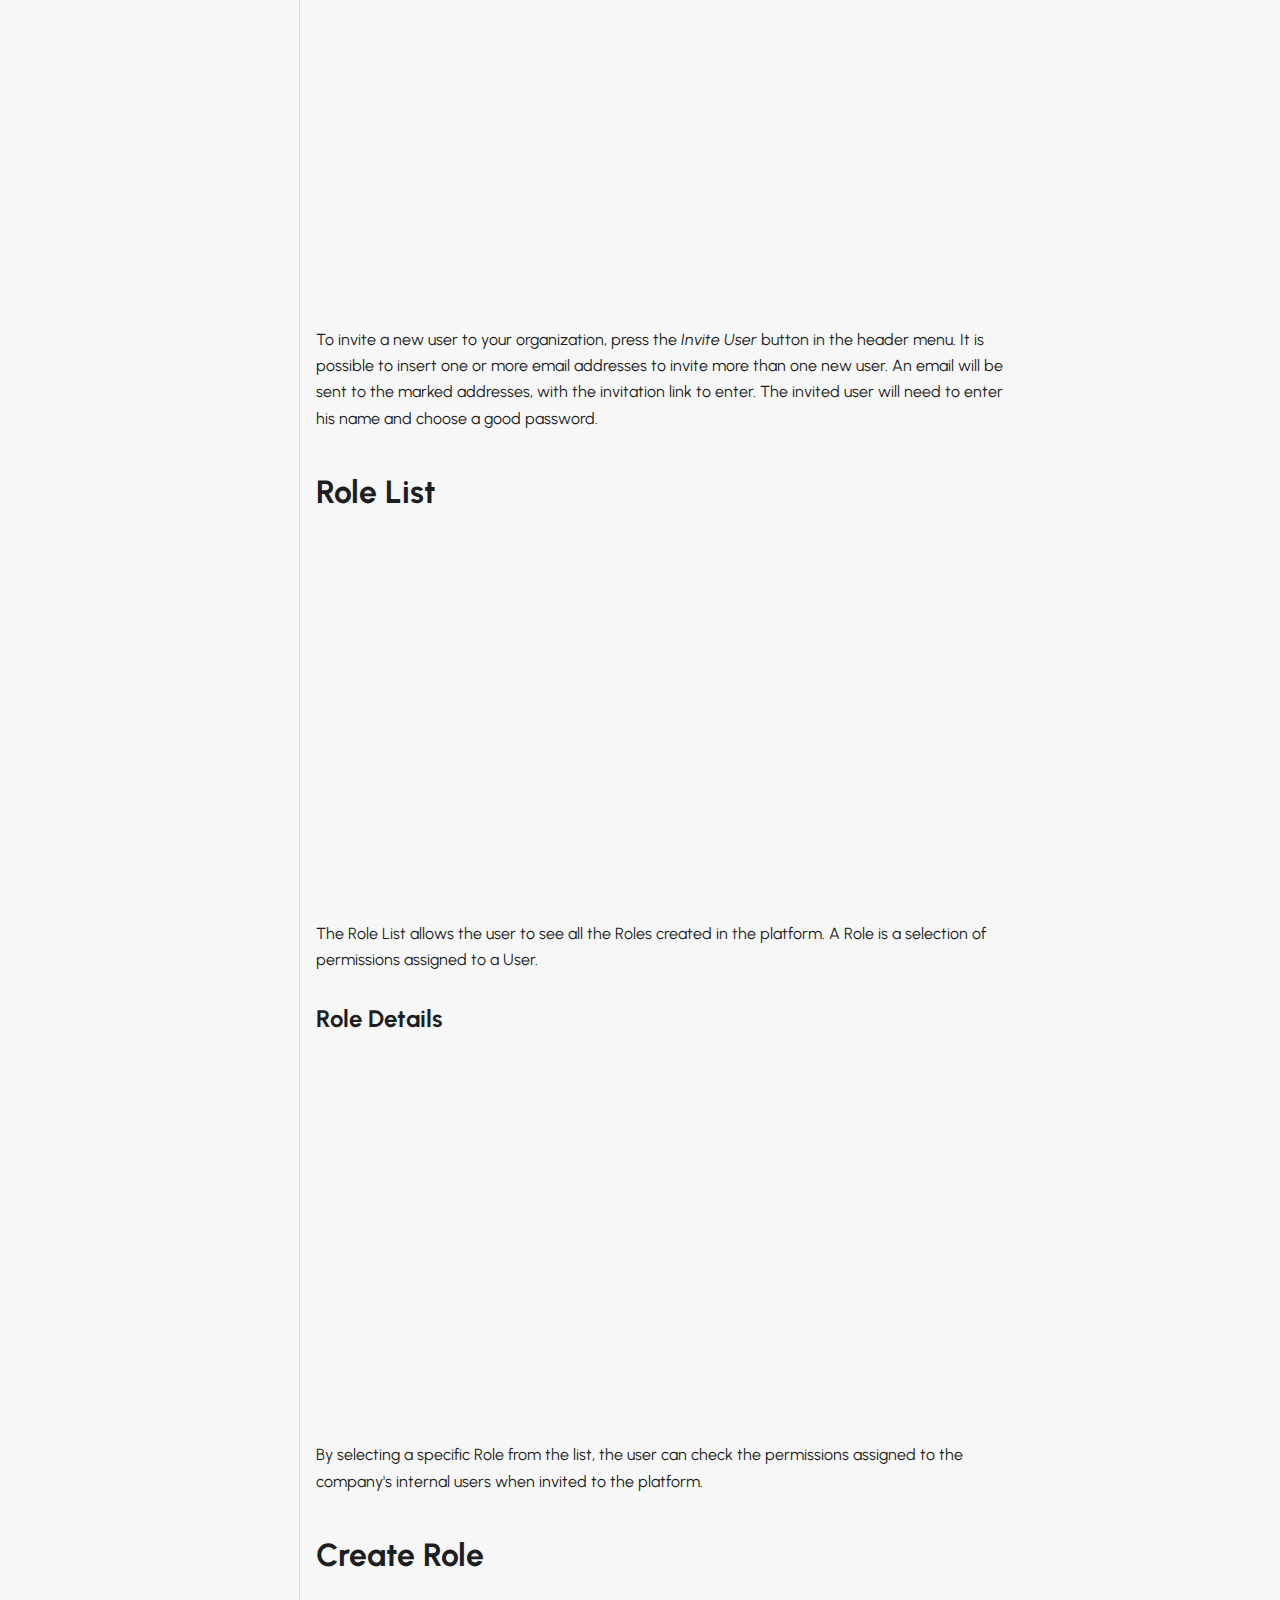
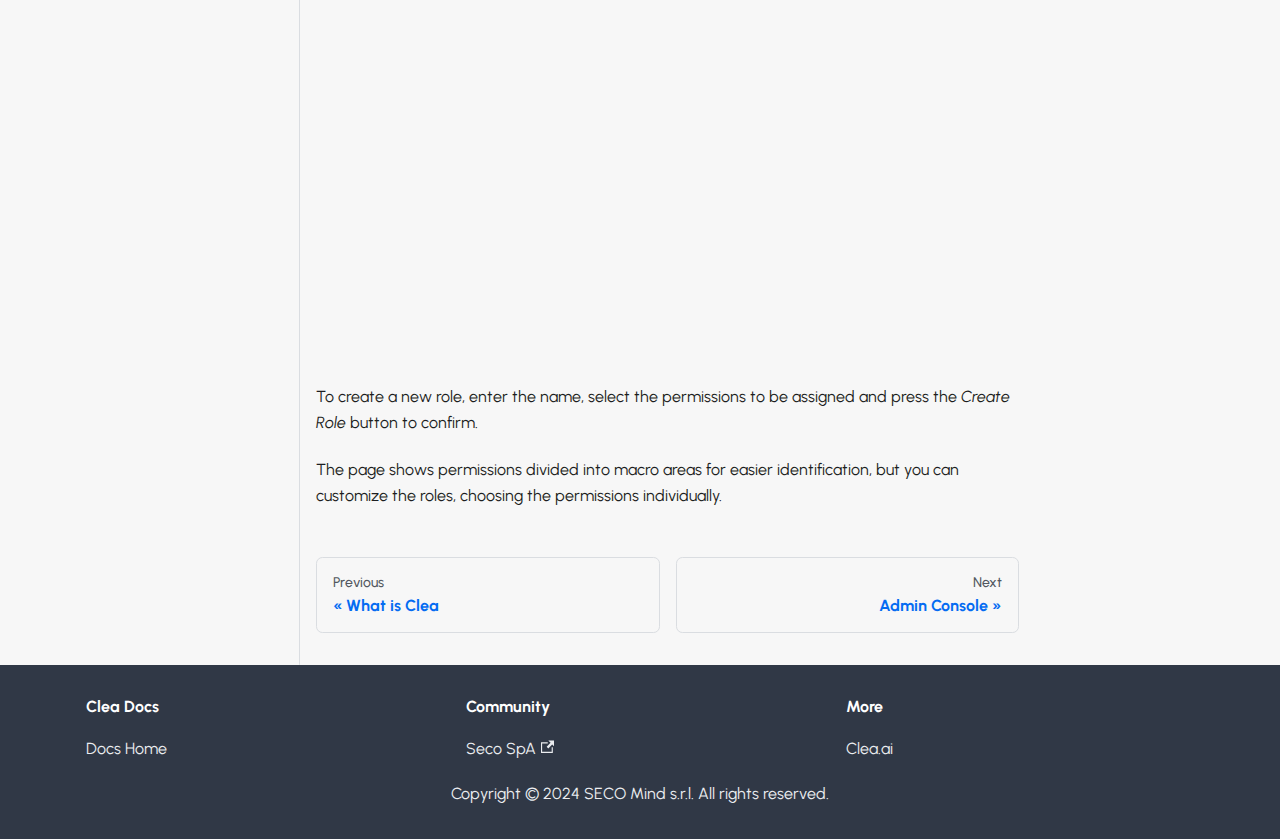
<file: clea_portal_walkthrough/clea_portal/index.html>
<!doctype html>
<html lang="en" dir="ltr" class="docs-wrapper plugin-docs plugin-id-default docs-version-current docs-doc-page docs-doc-id-clea_portal_walkthrough/clea_portal" data-has-hydrated="false">
<head>
<meta charset="UTF-8">
<meta name="generator" content="Docusaurus v3.6.3">
<title data-rh="true">User Panel | Clea Docs</title><meta data-rh="true" name="viewport" content="width=device-width,initial-scale=1"><meta data-rh="true" name="twitter:card" content="summary_large_image"><meta data-rh="true" property="og:url" content="https://clea.ai/clea_portal_walkthrough/clea_portal"><meta data-rh="true" property="og:locale" content="en"><meta data-rh="true" name="docusaurus_locale" content="en"><meta data-rh="true" name="docsearch:language" content="en"><meta data-rh="true" name="docusaurus_version" content="current"><meta data-rh="true" name="docusaurus_tag" content="docs-default-current"><meta data-rh="true" name="docsearch:version" content="current"><meta data-rh="true" name="docsearch:docusaurus_tag" content="docs-default-current"><meta data-rh="true" property="og:title" content="User Panel | Clea Docs"><meta data-rh="true" name="description" content="The User Panel is the page used by the end user to consult the data sent by his devices, displaying only the devices belonging to his organisation."><meta data-rh="true" property="og:description" content="The User Panel is the page used by the end user to consult the data sent by his devices, displaying only the devices belonging to his organisation."><link data-rh="true" rel="icon" href="/img/favicon.png"><link data-rh="true" rel="canonical" href="https://clea.ai/clea_portal_walkthrough/clea_portal"><link data-rh="true" rel="alternate" href="https://clea.ai/clea_portal_walkthrough/clea_portal" hreflang="en"><link data-rh="true" rel="alternate" href="https://clea.ai/clea_portal_walkthrough/clea_portal" hreflang="x-default"><link rel="stylesheet" href="/assets/css/styles.c3675c6d.css">
<script src="/assets/js/runtime~main.89467fc8.js" defer="defer"></script>
<script src="/assets/js/main.b49e7446.js" defer="defer"></script>
</head>
<body class="navigation-with-keyboard">
<script>!function(){function t(t){document.documentElement.setAttribute("data-theme",t)}var e=function(){try{return new URLSearchParams(window.location.search).get("docusaurus-theme")}catch(t){}}()||function(){try{return window.localStorage.getItem("theme")}catch(t){}}();t(null!==e?e:"light")}(),function(){try{const n=new URLSearchParams(window.location.search).entries();for(var[t,e]of n)if(t.startsWith("docusaurus-data-")){var a=t.replace("docusaurus-data-","data-");document.documentElement.setAttribute(a,e)}}catch(t){}}()</script><div id="__docusaurus"><div role="region" aria-label="Skip to main content"><a class="skipToContent_fXgn" href="#__docusaurus_skipToContent_fallback">Skip to main content</a></div><nav aria-label="Main" class="navbar navbar--fixed-top"><div class="navbar__inner"><div class="navbar__items"><button aria-label="Toggle navigation bar" aria-expanded="false" class="navbar__toggle clean-btn" type="button"><svg width="30" height="30" viewBox="0 0 30 30" aria-hidden="true"><path stroke="currentColor" stroke-linecap="round" stroke-miterlimit="10" stroke-width="2" d="M4 7h22M4 15h22M4 23h22"></path></svg></button><a class="navbar__brand" href="/"><div class="navbar__logo"><img src="/img/logo_clea.png" alt="Clea Logo" class="themedComponent_mlkZ themedComponent--light_NVdE"><img src="/img/logo_clea_white.png" alt="Clea Logo" class="themedComponent_mlkZ themedComponent--dark_xIcU"></div><b class="navbar__title text--truncate"></b></a><a aria-current="page" class="navbar__item navbar__link navbar__link--active" href="/">Documentation</a></div><div class="navbar__items navbar__items--right"><a href="https://github.com/clea-platform/" target="_blank" rel="noopener noreferrer" class="navbar__item navbar__link">GitHub<svg width="13.5" height="13.5" aria-hidden="true" viewBox="0 0 24 24" class="iconExternalLink_nPIU"><path fill="currentColor" d="M21 13v10h-21v-19h12v2h-10v15h17v-8h2zm3-12h-10.988l4.035 4-6.977 7.07 2.828 2.828 6.977-7.07 4.125 4.172v-11z"></path></svg></a><div class="toggle_vylO colorModeToggle_DEke"><button class="clean-btn toggleButton_gllP toggleButtonDisabled_aARS" type="button" disabled="" title="Switch between dark and light mode (currently light mode)" aria-label="Switch between dark and light mode (currently light mode)" aria-live="polite" aria-pressed="false"><svg viewBox="0 0 24 24" width="24" height="24" class="lightToggleIcon_pyhR"><path fill="currentColor" d="M12,9c1.65,0,3,1.35,3,3s-1.35,3-3,3s-3-1.35-3-3S10.35,9,12,9 M12,7c-2.76,0-5,2.24-5,5s2.24,5,5,5s5-2.24,5-5 S14.76,7,12,7L12,7z M2,13l2,0c0.55,0,1-0.45,1-1s-0.45-1-1-1l-2,0c-0.55,0-1,0.45-1,1S1.45,13,2,13z M20,13l2,0c0.55,0,1-0.45,1-1 s-0.45-1-1-1l-2,0c-0.55,0-1,0.45-1,1S19.45,13,20,13z M11,2v2c0,0.55,0.45,1,1,1s1-0.45,1-1V2c0-0.55-0.45-1-1-1S11,1.45,11,2z M11,20v2c0,0.55,0.45,1,1,1s1-0.45,1-1v-2c0-0.55-0.45-1-1-1C11.45,19,11,19.45,11,20z M5.99,4.58c-0.39-0.39-1.03-0.39-1.41,0 c-0.39,0.39-0.39,1.03,0,1.41l1.06,1.06c0.39,0.39,1.03,0.39,1.41,0s0.39-1.03,0-1.41L5.99,4.58z M18.36,16.95 c-0.39-0.39-1.03-0.39-1.41,0c-0.39,0.39-0.39,1.03,0,1.41l1.06,1.06c0.39,0.39,1.03,0.39,1.41,0c0.39-0.39,0.39-1.03,0-1.41 L18.36,16.95z M19.42,5.99c0.39-0.39,0.39-1.03,0-1.41c-0.39-0.39-1.03-0.39-1.41,0l-1.06,1.06c-0.39,0.39-0.39,1.03,0,1.41 s1.03,0.39,1.41,0L19.42,5.99z M7.05,18.36c0.39-0.39,0.39-1.03,0-1.41c-0.39-0.39-1.03-0.39-1.41,0l-1.06,1.06 c-0.39,0.39-0.39,1.03,0,1.41s1.03,0.39,1.41,0L7.05,18.36z"></path></svg><svg viewBox="0 0 24 24" width="24" height="24" class="darkToggleIcon_wfgR"><path fill="currentColor" d="M9.37,5.51C9.19,6.15,9.1,6.82,9.1,7.5c0,4.08,3.32,7.4,7.4,7.4c0.68,0,1.35-0.09,1.99-0.27C17.45,17.19,14.93,19,12,19 c-3.86,0-7-3.14-7-7C5,9.07,6.81,6.55,9.37,5.51z M12,3c-4.97,0-9,4.03-9,9s4.03,9,9,9s9-4.03,9-9c0-0.46-0.04-0.92-0.1-1.36 c-0.98,1.37-2.58,2.26-4.4,2.26c-2.98,0-5.4-2.42-5.4-5.4c0-1.81,0.89-3.42,2.26-4.4C12.92,3.04,12.46,3,12,3L12,3z"></path></svg></button></div><div class="navbarSearchContainer_Bca1"></div></div></div><div role="presentation" class="navbar-sidebar__backdrop"></div></nav><div id="__docusaurus_skipToContent_fallback" class="main-wrapper mainWrapper_z2l0"><div class="docsWrapper_hBAB"><button aria-label="Scroll back to top" class="clean-btn theme-back-to-top-button backToTopButton_sjWU" type="button"></button><div class="docRoot_UBD9"><aside class="theme-doc-sidebar-container docSidebarContainer_YfHR"><div class="sidebarViewport_aRkj"><div class="sidebar_njMd"><nav aria-label="Docs sidebar" class="menu thin-scrollbar menu_SIkG"><ul class="theme-doc-sidebar-menu menu__list"><li class="theme-doc-sidebar-item-link theme-doc-sidebar-item-link-level-1 menu__list-item"><a class="menu__link" href="/">What is Clea</a></li><li class="theme-doc-sidebar-item-link theme-doc-sidebar-item-link-level-1 menu__list-item"><a href="https://git-pages.seco.com/clea-os/docs/iot/connect-to-clea-cloud" target="_blank" rel="noopener noreferrer" class="menu__link menuExternalLink_NmtK">Get Started<svg width="13.5" height="13.5" aria-hidden="true" viewBox="0 0 24 24" class="iconExternalLink_nPIU"><path fill="currentColor" d="M21 13v10h-21v-19h12v2h-10v15h17v-8h2zm3-12h-10.988l4.035 4-6.977 7.07 2.828 2.828 6.977-7.07 4.125 4.172v-11z"></path></svg></a></li><li class="theme-doc-sidebar-item-category theme-doc-sidebar-item-category-level-1 menu__list-item"><div class="menu__list-item-collapsible"><a class="menu__link menu__link--sublist menu__link--sublist-caret menu__link--active" role="button" aria-expanded="true" href="/clea_portal_walkthrough/clea_portal">Clea Portal</a></div><ul style="display:block;overflow:visible;height:auto" class="menu__list"><li class="theme-doc-sidebar-item-link theme-doc-sidebar-item-link-level-2 menu__list-item"><a class="menu__link menu__link--active" aria-current="page" tabindex="0" href="/clea_portal_walkthrough/clea_portal">User Panel</a></li><li class="theme-doc-sidebar-item-link theme-doc-sidebar-item-link-level-2 menu__list-item"><a class="menu__link" tabindex="0" href="/clea_portal_walkthrough/admin_console">Admin Console</a></li></ul></li><li class="theme-doc-sidebar-item-link theme-doc-sidebar-item-link-level-1 menu__list-item"><a href="https://docs.astarte-platform.org/astarte/latest/001-intro_architecture.html" target="_blank" rel="noopener noreferrer" class="menu__link menuExternalLink_NmtK">Clea Astarte<svg width="13.5" height="13.5" aria-hidden="true" viewBox="0 0 24 24" class="iconExternalLink_nPIU"><path fill="currentColor" d="M21 13v10h-21v-19h12v2h-10v15h17v-8h2zm3-12h-10.988l4.035 4-6.977 7.07 2.828 2.828 6.977-7.07 4.125 4.172v-11z"></path></svg></a></li><li class="theme-doc-sidebar-item-link theme-doc-sidebar-item-link-level-1 menu__list-item"><a href="https://docs.edgehog.io/0.9/intro_user.html#content" target="_blank" rel="noopener noreferrer" class="menu__link menuExternalLink_NmtK">Clea Edgehog<svg width="13.5" height="13.5" aria-hidden="true" viewBox="0 0 24 24" class="iconExternalLink_nPIU"><path fill="currentColor" d="M21 13v10h-21v-19h12v2h-10v15h17v-8h2zm3-12h-10.988l4.035 4-6.977 7.07 2.828 2.828 6.977-7.07 4.125 4.172v-11z"></path></svg></a></li><li class="theme-doc-sidebar-item-link theme-doc-sidebar-item-link-level-1 menu__list-item"><a href="https://git-pages.seco.com/clea-os/docs" target="_blank" rel="noopener noreferrer" class="menu__link menuExternalLink_NmtK">Clea OS<svg width="13.5" height="13.5" aria-hidden="true" viewBox="0 0 24 24" class="iconExternalLink_nPIU"><path fill="currentColor" d="M21 13v10h-21v-19h12v2h-10v15h17v-8h2zm3-12h-10.988l4.035 4-6.977 7.07 2.828 2.828 6.977-7.07 4.125 4.172v-11z"></path></svg></a></li><li class="theme-doc-sidebar-item-link theme-doc-sidebar-item-link-level-1 menu__list-item"><a href="https://clea.ai" target="_blank" rel="noopener noreferrer" class="menu__link menuExternalLink_NmtK">Clea.ai<svg width="13.5" height="13.5" aria-hidden="true" viewBox="0 0 24 24" class="iconExternalLink_nPIU"><path fill="currentColor" d="M21 13v10h-21v-19h12v2h-10v15h17v-8h2zm3-12h-10.988l4.035 4-6.977 7.07 2.828 2.828 6.977-7.07 4.125 4.172v-11z"></path></svg></a></li></ul></nav><button type="button" title="Collapse sidebar" aria-label="Collapse sidebar" class="button button--secondary button--outline collapseSidebarButton_PEFL"><svg width="20" height="20" aria-hidden="true" class="collapseSidebarButtonIcon_kv0_"><g fill="#7a7a7a"><path d="M9.992 10.023c0 .2-.062.399-.172.547l-4.996 7.492a.982.982 0 01-.828.454H1c-.55 0-1-.453-1-1 0-.2.059-.403.168-.551l4.629-6.942L.168 3.078A.939.939 0 010 2.528c0-.548.45-.997 1-.997h2.996c.352 0 .649.18.828.45L9.82 9.472c.11.148.172.347.172.55zm0 0"></path><path d="M19.98 10.023c0 .2-.058.399-.168.547l-4.996 7.492a.987.987 0 01-.828.454h-3c-.547 0-.996-.453-.996-1 0-.2.059-.403.168-.551l4.625-6.942-4.625-6.945a.939.939 0 01-.168-.55 1 1 0 01.996-.997h3c.348 0 .649.18.828.45l4.996 7.492c.11.148.168.347.168.55zm0 0"></path></g></svg></button></div></div></aside><main class="docMainContainer_TBSr"><div class="container padding-top--md padding-bottom--lg"><div class="row"><div class="col docItemCol_VOVn"><div class="docItemContainer_Djhp"><article><nav class="theme-doc-breadcrumbs breadcrumbsContainer_Z_bl" aria-label="Breadcrumbs"><ul class="breadcrumbs" itemscope="" itemtype="https://schema.org/BreadcrumbList"><li class="breadcrumbs__item"><a aria-label="Home page" class="breadcrumbs__link" href="/"><svg viewBox="0 0 24 24" class="breadcrumbHomeIcon_YNFT"><path d="M10 19v-5h4v5c0 .55.45 1 1 1h3c.55 0 1-.45 1-1v-7h1.7c.46 0 .68-.57.33-.87L12.67 3.6c-.38-.34-.96-.34-1.34 0l-8.36 7.53c-.34.3-.13.87.33.87H5v7c0 .55.45 1 1 1h3c.55 0 1-.45 1-1z" fill="currentColor"></path></svg></a></li><li class="breadcrumbs__item"><span class="breadcrumbs__link">Clea Portal</span><meta itemprop="position" content="1"></li><li itemscope="" itemprop="itemListElement" itemtype="https://schema.org/ListItem" class="breadcrumbs__item breadcrumbs__item--active"><span class="breadcrumbs__link" itemprop="name">User Panel</span><meta itemprop="position" content="2"></li></ul></nav><div class="tocCollapsible_ETCw theme-doc-toc-mobile tocMobile_ITEo"><button type="button" class="clean-btn tocCollapsibleButton_TO0P">On this page</button></div><div class="theme-doc-markdown markdown"><header><h1>User Panel</h1></header>
<p>The User Panel is the page used by the end user to consult the data sent by his devices, displaying only the devices belonging to his organisation.</p>
<h1>Appliances</h1>
<p>An Appliance is a final product. It is a machine identified by a serial number with an internal gateway (Device) connected to the Astarte/Clea.
An Appliance can be assigned to a customer by the provider organization.</p>
<h2 class="anchor anchorWithStickyNavbar_LWe7" id="appliances-list">Appliances List<a href="#appliances-list" class="hash-link" aria-label="Direct link to Appliances List" title="Direct link to Appliances List">​</a></h2>
<p><img decoding="async" loading="lazy" alt="Appliances List" src="/assets/images/appliances_list-bc6be16e931e173d11b3b09e8ac3363c.png" width="5116" height="2622" class="img_ev3q"></p>
<p>This section can visualize all the appliances registered within the customer&#x27;s domain. On the left, you have a real-time snapshot of the status of the appliances simplified by a graph.</p>
<p>In the current state, you can view</p>
<ul>
<li>Status of the appliance.</li>
<li>Name.</li>
<li>Serial Number.</li>
<li>Customer to whom it is assigned.</li>
<li>Last update sent by the machine.</li>
<li>Tags associated with the single appliance.</li>
</ul>
<p>To view the page dedicated to the single appliance, just click on the appliance&#x27;s name you want to select.</p>
<h2 class="anchor anchorWithStickyNavbar_LWe7" id="appliance-page">Appliance Page<a href="#appliance-page" class="hash-link" aria-label="Direct link to Appliance Page" title="Direct link to Appliance Page">​</a></h2>
<p>Inside all the Appliances page, you have the details of the single device, and you can also add tags and associate the appliance to a client.</p>
<p><img decoding="async" loading="lazy" alt="Appliances Page" src="/assets/images/appliance_details-9d375f52d8845f34829eff813de50974.png" width="5116" height="2622" class="img_ev3q"></p>
<p>You can add new tags associated with the single appliance by writing in the dedicated field. You can filter the appliances for parameters and easily define them, thanks to tags.</p>
<div class="theme-admonition theme-admonition-info admonition_xJq3 alert alert--info"><div class="admonitionHeading_Gvgb"><span class="admonitionIcon_Rf37"><svg viewBox="0 0 14 16"><path fill-rule="evenodd" d="M7 2.3c3.14 0 5.7 2.56 5.7 5.7s-2.56 5.7-5.7 5.7A5.71 5.71 0 0 1 1.3 8c0-3.14 2.56-5.7 5.7-5.7zM7 1C3.14 1 0 4.14 0 8s3.14 7 7 7 7-3.14 7-7-3.14-7-7-7zm1 3H6v5h2V4zm0 6H6v2h2v-2z"></path></svg></span>Tags are mighty!</div><div class="admonitionContent_BuS1"><p>For example, you can use tags to insert a project number or order number to search for that appliance or all those belonging to that specific order on the appliances list page. Another possible use could be to indicate through the tags a group of test machines, or to divide them by geographical areas, and so on.</p></div></div>
<p>Next to the <strong>Appliance Details</strong> tab, you can find a list of other tabs, each of which is a different <strong>Clea Portal App</strong> customized from you <a href="/get_started/create_a_clea_portal_app">developing a third-party Clea Portal App</a> specific to this appliance.</p>
<p><img decoding="async" loading="lazy" alt="Clea Portal App example" src="/assets/images/third_party_app_example-17bd40e461c7c2133f871b1ff08833ed.png" width="5116" height="2622" class="img_ev3q"></p>
<h2 class="anchor anchorWithStickyNavbar_LWe7" id="add-appliance">Add Appliance<a href="#add-appliance" class="hash-link" aria-label="Direct link to Add Appliance" title="Direct link to Add Appliance">​</a></h2>
<p><img decoding="async" loading="lazy" alt="Appliances Page" src="/assets/images/add_appliance-f334c1d37c73404e9e1a495977bde5ae.png" width="5116" height="2622" class="img_ev3q"></p>
<p>You can register any device connected to the Astarte tenant associated with Clea as an Appliance. Check here how to <a href="/get_started/connect_a_device">connect a new appliance to Clea</a>.</p>
<p>Once on the Add Appliance page, you must enter:</p>
<ul>
<li><strong>Name</strong>: is a generic name assigned to the appliance.</li>
<li><strong>Serial</strong>: this field will be used to record an external serial number to identify the appliance, such as the serial number of the machine within the device will be installed or the serial number of the control unit connected to the device.</li>
<li><strong>Device ID</strong>: is an alphanumeric code that identifies the device within the Clea cloud platform. This ID is the Device ID that identifies the device in the Astarte platform.</li>
</ul>
<p>Once you have filled in all the data, you can click on <strong>Register appliance</strong>.</p>
<h1>Clients</h1>
<h2 class="anchor anchorWithStickyNavbar_LWe7" id="client-list">Client List<a href="#client-list" class="hash-link" aria-label="Direct link to Client List" title="Direct link to Client List">​</a></h2>
<p><img decoding="async" loading="lazy" alt="Client List" src="/assets/images/client_list-479e6bf58a7a76f29b517aca0b294ea9.png" width="5116" height="2622" class="img_ev3q"></p>
<p>The Client List section contains the clients added to the company to which it will be possible to associate the appliances once registered. To view the client page, the user will have to click on the Client name.</p>
<p><img decoding="async" loading="lazy" alt="Client" src="/assets/images/client_appliances-b6534db8059a5109faf6747a1438928b.png" width="5116" height="2622" class="img_ev3q"></p>
<p>Inside the client&#x27;s details page, it is possible to visualize all the assigned appliances and represent the company logo.
By clicking on the <em>Delete Client</em> button on the left, you can delete this organization as your client.</p>
<h2 class="anchor anchorWithStickyNavbar_LWe7" id="add-a-new-client">Add a new Client<a href="#add-a-new-client" class="hash-link" aria-label="Direct link to Add a new Client" title="Direct link to Add a new Client">​</a></h2>
<p>To add a new Client Organization, it is necessary to have the <strong>Referral code</strong> created directly by the customer.</p>
<p>First thing first, the admin of the Client (e.g., a distributor or a customer) needs to <a href="#register_a_new_organization">register its new organization</a> on the platform by clicking on the <em>register</em> link on the login page.</p>
<p>Once inside the platform, the admin of the new organization will have to reach the same <em>Client List</em> page and click on the <em>Generate referral code</em> button on the left panel to generate its own <strong>Referral code</strong> and communicate it to the company providing the service.</p>
<div style="text-align:center"><p><img decoding="async" loading="lazy" alt="Referral code" src="/assets/images/referral_code-e92249bdccae1224bd1bbfbefc43068b.png" width="1912" height="400" class="img_ev3q"></p></div>
<p>The supplier company (e.g., the provider of the appliances or a distributor) can easily add the new organization simply by clicking on <em>Add client</em> button and copying the referral code received.</p>
<h1>Users</h1>
<h2 class="anchor anchorWithStickyNavbar_LWe7" id="user-list">User List<a href="#user-list" class="hash-link" aria-label="Direct link to User List" title="Direct link to User List">​</a></h2>
<p><img decoding="async" loading="lazy" alt="Referral code" src="/assets/images/user_list-842b625c5cef82f133583820ca729bd2.png" width="5116" height="2622" class="img_ev3q"></p>
<p>The User List allows you to manage users within the organization. The page shows the user name, the role assigned, and the email.</p>
<h3 class="anchor anchorWithStickyNavbar_LWe7" id="user-details">User Details<a href="#user-details" class="hash-link" aria-label="Direct link to User Details" title="Direct link to User Details">​</a></h3>
<p><img decoding="async" loading="lazy" alt="Referral code" src="/assets/images/user_details-51d8a2da3d66dfcbeb8c2eb8b6fa1686.png" width="5116" height="2622" class="img_ev3q"></p>
<p>The user details page shows the single user&#x27;s information with the possibility to modify the role.</p>
<p>By clicking on the <em>dropdown</em> menu of the roles, assigning the previously created roles to the user with their attached permissions will be possible.</p>
<h2 class="anchor anchorWithStickyNavbar_LWe7" id="invite-user">Invite User<a href="#invite-user" class="hash-link" aria-label="Direct link to Invite User" title="Direct link to Invite User">​</a></h2>
<p><img decoding="async" loading="lazy" alt="Referral code" src="/assets/images/invite_user-30cb191734144130a503db11b59005d7.png" width="5116" height="2622" class="img_ev3q"></p>
<p>To invite a new user to your organization, press the <em>Invite User</em> button in the header menu.
It is possible to insert one or more email addresses to invite more than one new user. An email will be sent to the marked addresses, with the invitation link to enter. The invited user will need to enter his name and choose a good password.</p>
<h2 class="anchor anchorWithStickyNavbar_LWe7" id="role-list">Role List<a href="#role-list" class="hash-link" aria-label="Direct link to Role List" title="Direct link to Role List">​</a></h2>
<p><img decoding="async" loading="lazy" alt="Role List" src="/assets/images/role_list-71f15452d1c5ae4e652109bde9de9ecd.png" width="5116" height="2622" class="img_ev3q"></p>
<p>The Role List allows the user to see all the Roles created in the platform. A Role is a selection of permissions assigned to a User.</p>
<h3 class="anchor anchorWithStickyNavbar_LWe7" id="role-details">Role Details<a href="#role-details" class="hash-link" aria-label="Direct link to Role Details" title="Direct link to Role Details">​</a></h3>
<p><img decoding="async" loading="lazy" alt="Role List" src="/assets/images/role_details-6b50227e1c96a276d766ef8d73eb801e.png" width="5116" height="2622" class="img_ev3q"></p>
<p>By selecting a specific Role from the list, the user can check the permissions assigned to the company&#x27;s internal users when invited to the platform.</p>
<h2 class="anchor anchorWithStickyNavbar_LWe7" id="create-role">Create Role<a href="#create-role" class="hash-link" aria-label="Direct link to Create Role" title="Direct link to Create Role">​</a></h2>
<p><img decoding="async" loading="lazy" alt="Create Role" src="/assets/images/create_role-eb8f5a02e802097677b6b200c5b976aa.png" width="5116" height="2622" class="img_ev3q"></p>
<p>To create a new role, enter the name, select the permissions to be assigned and press the <em>Create Role</em> button to confirm.</p>
<p>The page shows permissions divided into macro areas for easier identification, but you can customize the roles, choosing the permissions individually.</p></div></article><nav class="pagination-nav docusaurus-mt-lg" aria-label="Docs pages"><a class="pagination-nav__link pagination-nav__link--prev" href="/"><div class="pagination-nav__sublabel">Previous</div><div class="pagination-nav__label">What is Clea</div></a><a class="pagination-nav__link pagination-nav__link--next" href="/clea_portal_walkthrough/admin_console"><div class="pagination-nav__sublabel">Next</div><div class="pagination-nav__label">Admin Console</div></a></nav></div></div><div class="col col--3"><div class="tableOfContents_bqdL thin-scrollbar theme-doc-toc-desktop"><ul class="table-of-contents table-of-contents__left-border"><li><a href="#appliances-list" class="table-of-contents__link toc-highlight">Appliances List</a></li><li><a href="#appliance-page" class="table-of-contents__link toc-highlight">Appliance Page</a></li><li><a href="#add-appliance" class="table-of-contents__link toc-highlight">Add Appliance</a></li><li><a href="#client-list" class="table-of-contents__link toc-highlight">Client List</a></li><li><a href="#add-a-new-client" class="table-of-contents__link toc-highlight">Add a new Client</a></li><li><a href="#user-list" class="table-of-contents__link toc-highlight">User List</a><ul><li><a href="#user-details" class="table-of-contents__link toc-highlight">User Details</a></li></ul></li><li><a href="#invite-user" class="table-of-contents__link toc-highlight">Invite User</a></li><li><a href="#role-list" class="table-of-contents__link toc-highlight">Role List</a><ul><li><a href="#role-details" class="table-of-contents__link toc-highlight">Role Details</a></li></ul></li><li><a href="#create-role" class="table-of-contents__link toc-highlight">Create Role</a></li></ul></div></div></div></div></main></div></div></div><footer class="footer footer--dark"><div class="container container-fluid"><div class="row footer__links"><div class="col footer__col"><div class="footer__title">Clea Docs</div><ul class="footer__items clean-list"><li class="footer__item"><a class="footer__link-item" href="/">Docs Home</a></li></ul></div><div class="col footer__col"><div class="footer__title">Community</div><ul class="footer__items clean-list"><li class="footer__item"><a href="https://www.seco.com/" target="_blank" rel="noopener noreferrer" class="footer__link-item">Seco SpA<svg width="13.5" height="13.5" aria-hidden="true" viewBox="0 0 24 24" class="iconExternalLink_nPIU"><path fill="currentColor" d="M21 13v10h-21v-19h12v2h-10v15h17v-8h2zm3-12h-10.988l4.035 4-6.977 7.07 2.828 2.828 6.977-7.07 4.125 4.172v-11z"></path></svg></a></li></ul></div><div class="col footer__col"><div class="footer__title">More</div><ul class="footer__items clean-list"><li class="footer__item"><a href="https://www.clea.ai" target="_blank" rel="noopener noreferrer" class="footer__link-item">Clea.ai</a></li></ul></div></div><div class="footer__bottom text--center"><div class="footer__copyright">Copyright © 2024 SECO Mind s.r.l. All rights reserved.</div></div></div></footer></div>
</body>
</html>
</file>
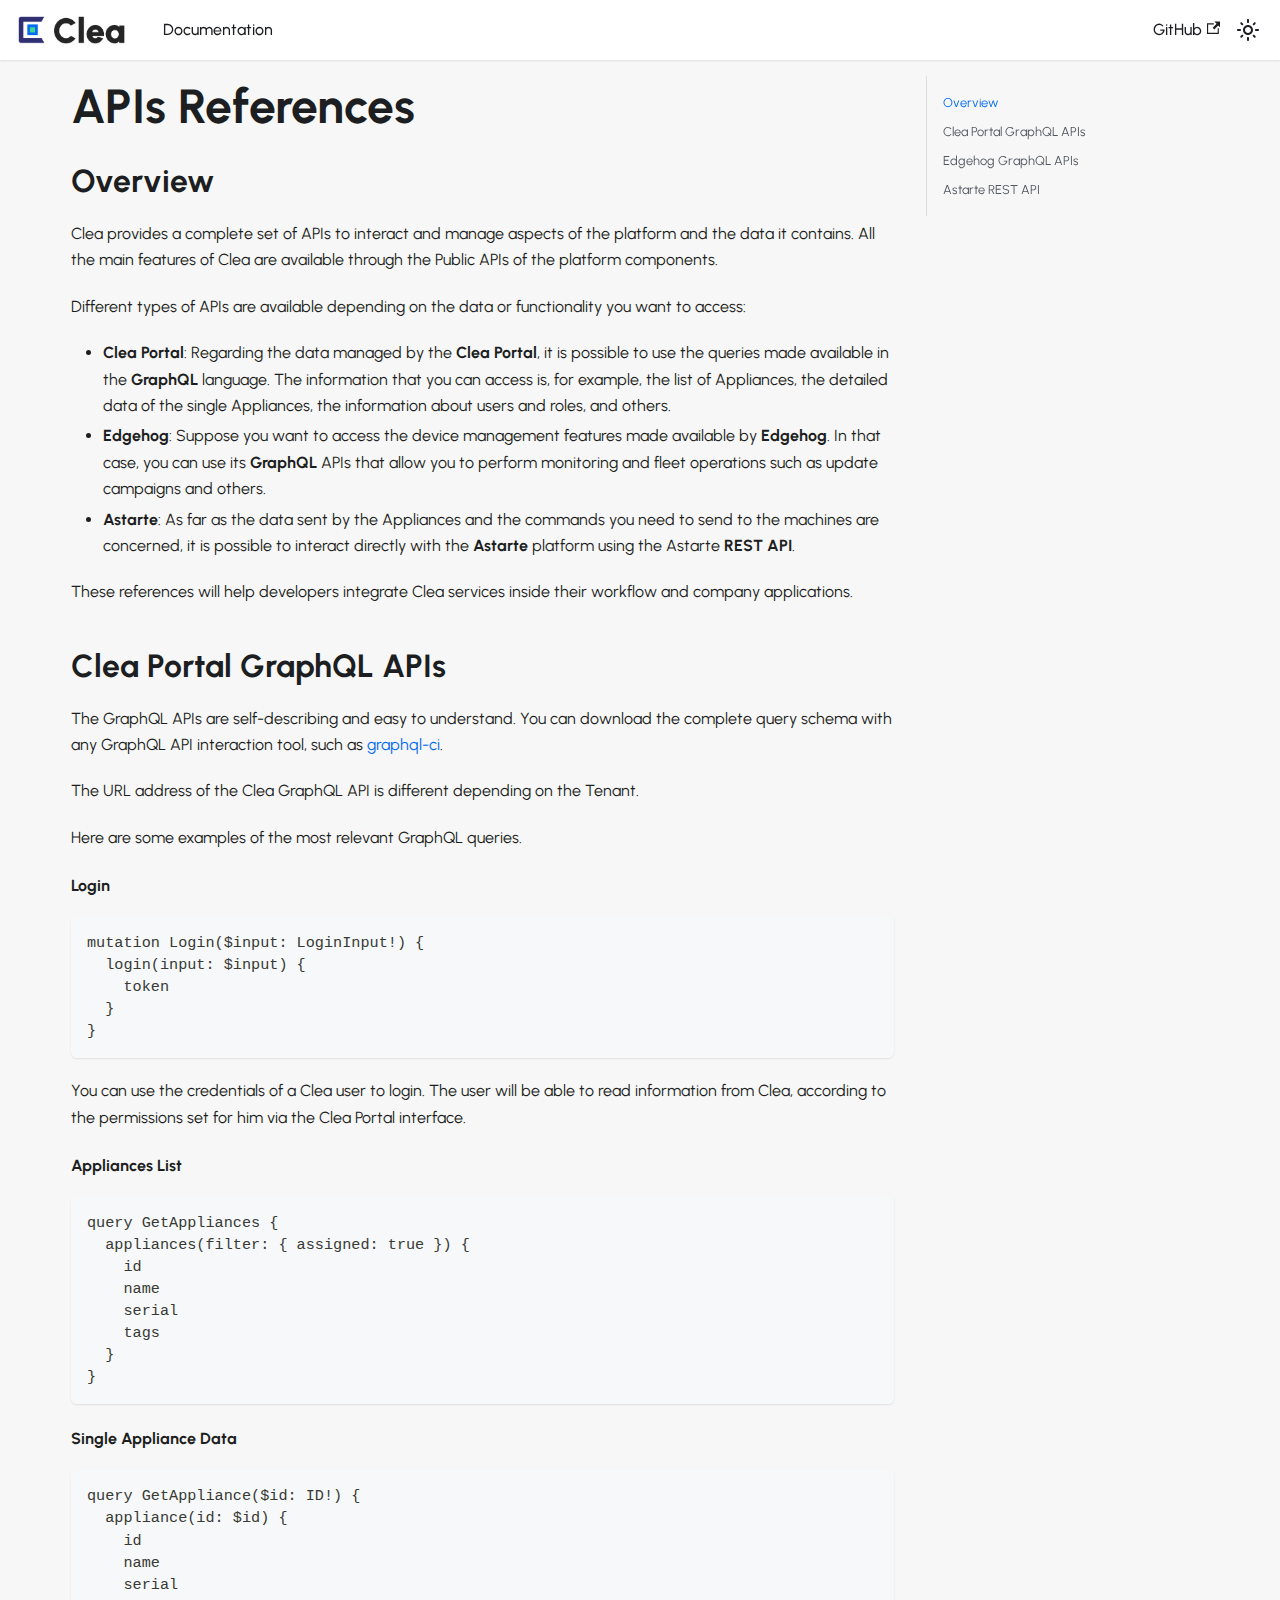
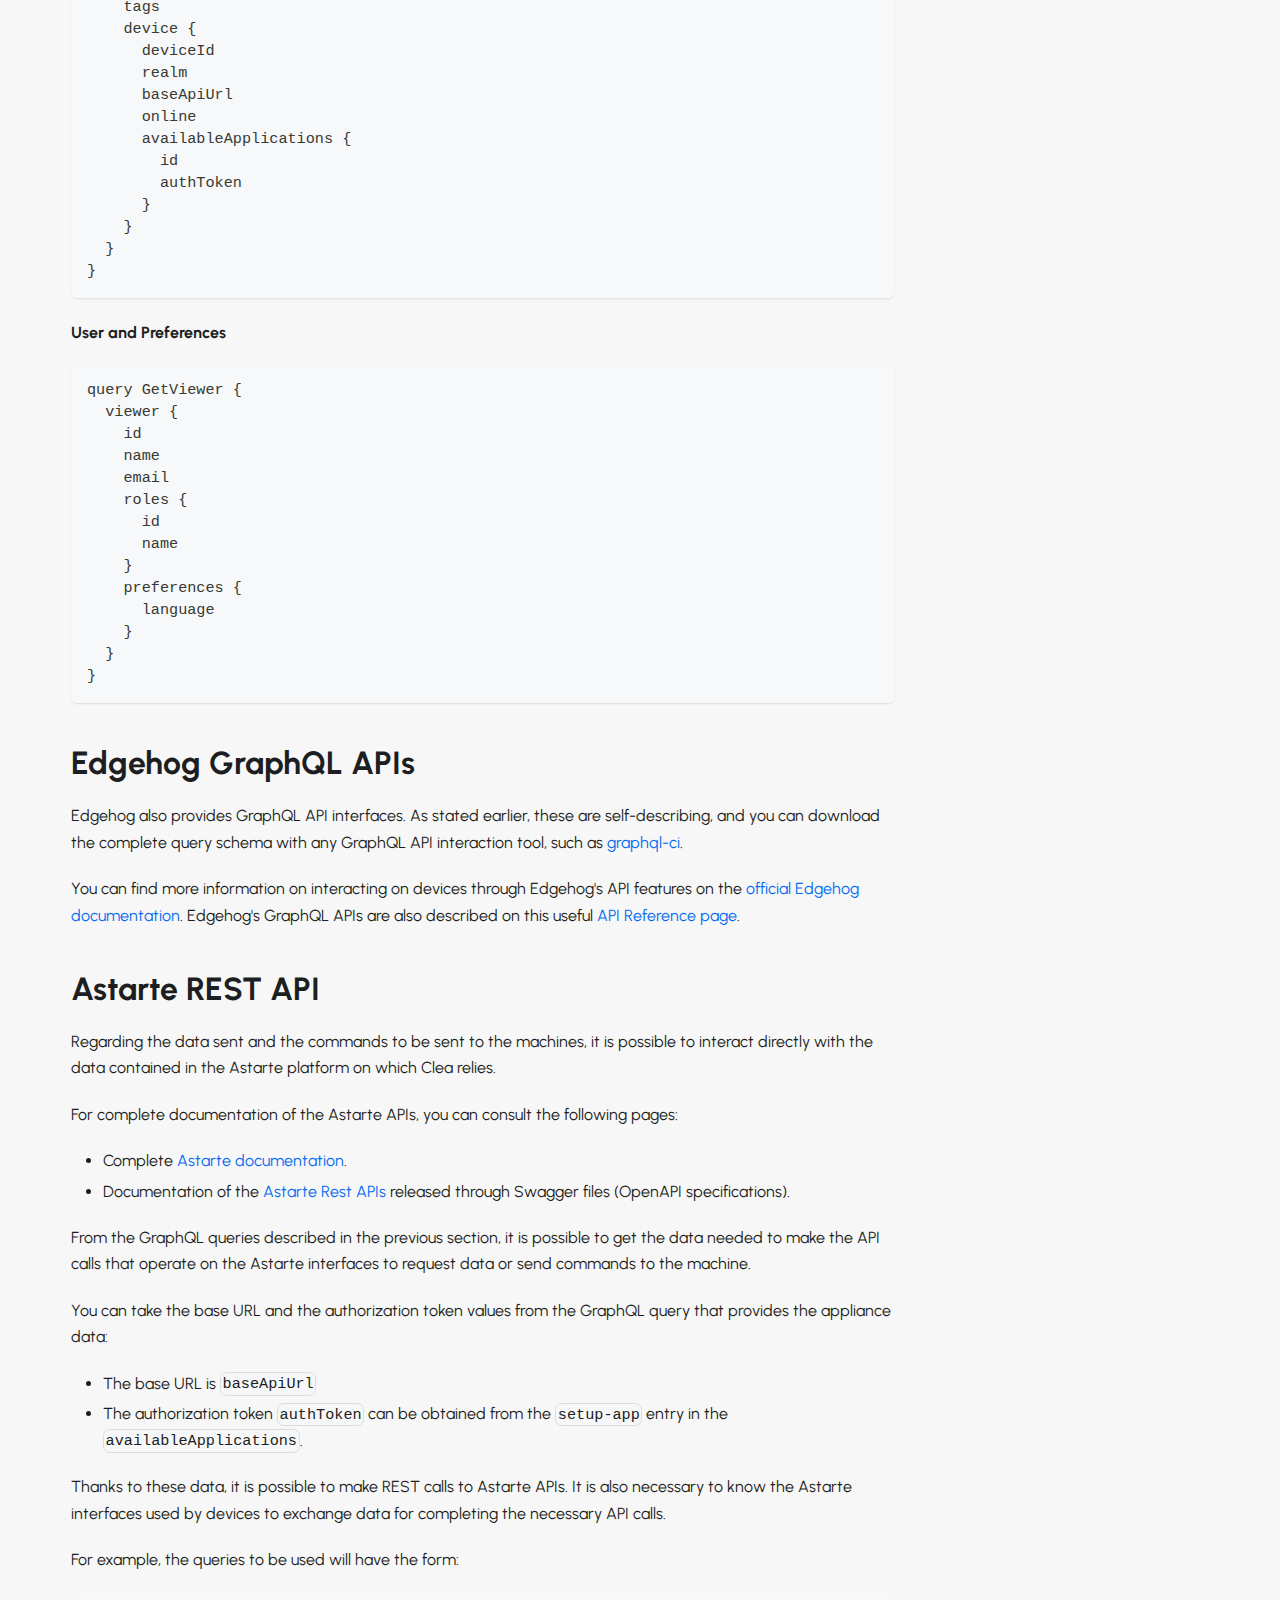
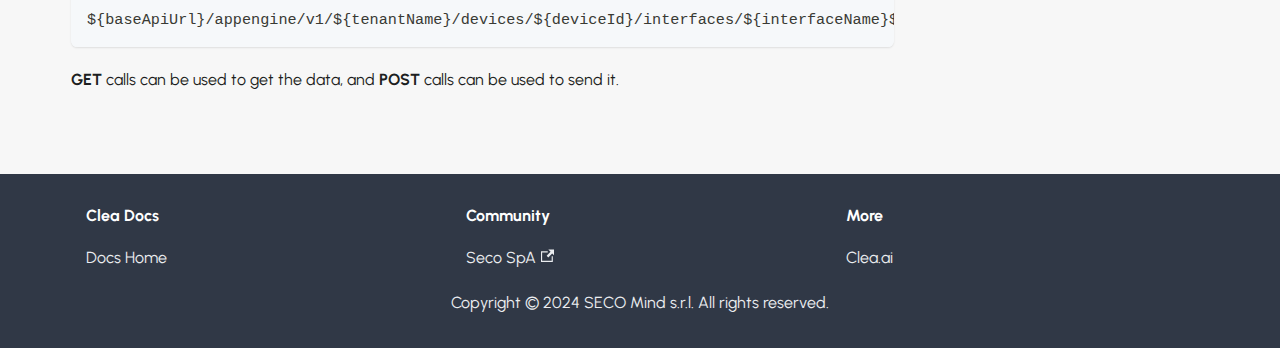
<file: get_started/apis_references/index.html>
<!doctype html>
<html lang="en" dir="ltr" class="docs-wrapper plugin-docs plugin-id-default docs-version-current docs-doc-page docs-doc-id-get_started/apis_references" data-has-hydrated="false">
<head>
<meta charset="UTF-8">
<meta name="generator" content="Docusaurus v3.6.3">
<title data-rh="true">APIs References | Clea Docs</title><meta data-rh="true" name="viewport" content="width=device-width,initial-scale=1"><meta data-rh="true" name="twitter:card" content="summary_large_image"><meta data-rh="true" property="og:url" content="https://clea.ai/get_started/apis_references"><meta data-rh="true" property="og:locale" content="en"><meta data-rh="true" name="docusaurus_locale" content="en"><meta data-rh="true" name="docsearch:language" content="en"><meta data-rh="true" name="docusaurus_version" content="current"><meta data-rh="true" name="docusaurus_tag" content="docs-default-current"><meta data-rh="true" name="docsearch:version" content="current"><meta data-rh="true" name="docsearch:docusaurus_tag" content="docs-default-current"><meta data-rh="true" property="og:title" content="APIs References | Clea Docs"><meta data-rh="true" name="description" content="Overview"><meta data-rh="true" property="og:description" content="Overview"><link data-rh="true" rel="icon" href="/img/favicon.png"><link data-rh="true" rel="canonical" href="https://clea.ai/get_started/apis_references"><link data-rh="true" rel="alternate" href="https://clea.ai/get_started/apis_references" hreflang="en"><link data-rh="true" rel="alternate" href="https://clea.ai/get_started/apis_references" hreflang="x-default"><link rel="stylesheet" href="/assets/css/styles.c3675c6d.css">
<script src="/assets/js/runtime~main.89467fc8.js" defer="defer"></script>
<script src="/assets/js/main.b49e7446.js" defer="defer"></script>
</head>
<body class="navigation-with-keyboard">
<script>!function(){function t(t){document.documentElement.setAttribute("data-theme",t)}var e=function(){try{return new URLSearchParams(window.location.search).get("docusaurus-theme")}catch(t){}}()||function(){try{return window.localStorage.getItem("theme")}catch(t){}}();t(null!==e?e:"light")}(),function(){try{const n=new URLSearchParams(window.location.search).entries();for(var[t,e]of n)if(t.startsWith("docusaurus-data-")){var a=t.replace("docusaurus-data-","data-");document.documentElement.setAttribute(a,e)}}catch(t){}}()</script><div id="__docusaurus"><div role="region" aria-label="Skip to main content"><a class="skipToContent_fXgn" href="#__docusaurus_skipToContent_fallback">Skip to main content</a></div><nav aria-label="Main" class="navbar navbar--fixed-top"><div class="navbar__inner"><div class="navbar__items"><button aria-label="Toggle navigation bar" aria-expanded="false" class="navbar__toggle clean-btn" type="button"><svg width="30" height="30" viewBox="0 0 30 30" aria-hidden="true"><path stroke="currentColor" stroke-linecap="round" stroke-miterlimit="10" stroke-width="2" d="M4 7h22M4 15h22M4 23h22"></path></svg></button><a class="navbar__brand" href="/"><div class="navbar__logo"><img src="/img/logo_clea.png" alt="Clea Logo" class="themedComponent_mlkZ themedComponent--light_NVdE"><img src="/img/logo_clea_white.png" alt="Clea Logo" class="themedComponent_mlkZ themedComponent--dark_xIcU"></div><b class="navbar__title text--truncate"></b></a><a class="navbar__item navbar__link" href="/">Documentation</a></div><div class="navbar__items navbar__items--right"><a href="https://github.com/clea-platform/" target="_blank" rel="noopener noreferrer" class="navbar__item navbar__link">GitHub<svg width="13.5" height="13.5" aria-hidden="true" viewBox="0 0 24 24" class="iconExternalLink_nPIU"><path fill="currentColor" d="M21 13v10h-21v-19h12v2h-10v15h17v-8h2zm3-12h-10.988l4.035 4-6.977 7.07 2.828 2.828 6.977-7.07 4.125 4.172v-11z"></path></svg></a><div class="toggle_vylO colorModeToggle_DEke"><button class="clean-btn toggleButton_gllP toggleButtonDisabled_aARS" type="button" disabled="" title="Switch between dark and light mode (currently light mode)" aria-label="Switch between dark and light mode (currently light mode)" aria-live="polite" aria-pressed="false"><svg viewBox="0 0 24 24" width="24" height="24" class="lightToggleIcon_pyhR"><path fill="currentColor" d="M12,9c1.65,0,3,1.35,3,3s-1.35,3-3,3s-3-1.35-3-3S10.35,9,12,9 M12,7c-2.76,0-5,2.24-5,5s2.24,5,5,5s5-2.24,5-5 S14.76,7,12,7L12,7z M2,13l2,0c0.55,0,1-0.45,1-1s-0.45-1-1-1l-2,0c-0.55,0-1,0.45-1,1S1.45,13,2,13z M20,13l2,0c0.55,0,1-0.45,1-1 s-0.45-1-1-1l-2,0c-0.55,0-1,0.45-1,1S19.45,13,20,13z M11,2v2c0,0.55,0.45,1,1,1s1-0.45,1-1V2c0-0.55-0.45-1-1-1S11,1.45,11,2z M11,20v2c0,0.55,0.45,1,1,1s1-0.45,1-1v-2c0-0.55-0.45-1-1-1C11.45,19,11,19.45,11,20z M5.99,4.58c-0.39-0.39-1.03-0.39-1.41,0 c-0.39,0.39-0.39,1.03,0,1.41l1.06,1.06c0.39,0.39,1.03,0.39,1.41,0s0.39-1.03,0-1.41L5.99,4.58z M18.36,16.95 c-0.39-0.39-1.03-0.39-1.41,0c-0.39,0.39-0.39,1.03,0,1.41l1.06,1.06c0.39,0.39,1.03,0.39,1.41,0c0.39-0.39,0.39-1.03,0-1.41 L18.36,16.95z M19.42,5.99c0.39-0.39,0.39-1.03,0-1.41c-0.39-0.39-1.03-0.39-1.41,0l-1.06,1.06c-0.39,0.39-0.39,1.03,0,1.41 s1.03,0.39,1.41,0L19.42,5.99z M7.05,18.36c0.39-0.39,0.39-1.03,0-1.41c-0.39-0.39-1.03-0.39-1.41,0l-1.06,1.06 c-0.39,0.39-0.39,1.03,0,1.41s1.03,0.39,1.41,0L7.05,18.36z"></path></svg><svg viewBox="0 0 24 24" width="24" height="24" class="darkToggleIcon_wfgR"><path fill="currentColor" d="M9.37,5.51C9.19,6.15,9.1,6.82,9.1,7.5c0,4.08,3.32,7.4,7.4,7.4c0.68,0,1.35-0.09,1.99-0.27C17.45,17.19,14.93,19,12,19 c-3.86,0-7-3.14-7-7C5,9.07,6.81,6.55,9.37,5.51z M12,3c-4.97,0-9,4.03-9,9s4.03,9,9,9s9-4.03,9-9c0-0.46-0.04-0.92-0.1-1.36 c-0.98,1.37-2.58,2.26-4.4,2.26c-2.98,0-5.4-2.42-5.4-5.4c0-1.81,0.89-3.42,2.26-4.4C12.92,3.04,12.46,3,12,3L12,3z"></path></svg></button></div><div class="navbarSearchContainer_Bca1"></div></div></div><div role="presentation" class="navbar-sidebar__backdrop"></div></nav><div id="__docusaurus_skipToContent_fallback" class="main-wrapper mainWrapper_z2l0"><div class="docsWrapper_hBAB"><button aria-label="Scroll back to top" class="clean-btn theme-back-to-top-button backToTopButton_sjWU" type="button"></button><div class="docRoot_UBD9"><main class="docMainContainer_TBSr docMainContainerEnhanced_lQrH"><div class="container padding-top--md padding-bottom--lg"><div class="row"><div class="col docItemCol_VOVn"><div class="docItemContainer_Djhp"><article><div class="tocCollapsible_ETCw theme-doc-toc-mobile tocMobile_ITEo"><button type="button" class="clean-btn tocCollapsibleButton_TO0P">On this page</button></div><div class="theme-doc-markdown markdown"><header><h1>APIs References</h1></header>
<h2 class="anchor anchorWithStickyNavbar_LWe7" id="overview">Overview<a href="#overview" class="hash-link" aria-label="Direct link to Overview" title="Direct link to Overview">​</a></h2>
<p>Clea provides a complete set of APIs to interact and manage aspects of the platform and the data it contains. All the main features of Clea are available through the Public APIs of the platform components.</p>
<p>Different types of APIs are available depending on the data or functionality you want to access:</p>
<ul>
<li><strong>Clea Portal</strong>: Regarding the data managed by the <strong>Clea Portal</strong>, it is possible to use the queries made available in the <strong>GraphQL</strong> language. The information that you can access is, for example, the list of Appliances, the detailed data of the single Appliances, the information about users and roles, and others.</li>
<li><strong>Edgehog</strong>: Suppose you want to access the device management features made available by <strong>Edgehog</strong>. In that case, you can use its <strong>GraphQL</strong> APIs that allow you to perform monitoring and fleet operations such as update campaigns and others.</li>
<li><strong>Astarte</strong>: As far as the data sent by the Appliances and the commands you need to send to the machines are concerned, it is possible to interact directly with the <strong>Astarte</strong> platform using the Astarte <strong>REST API</strong>.</li>
</ul>
<p>These references will help developers integrate Clea services inside their workflow and company applications.</p>
<h2 class="anchor anchorWithStickyNavbar_LWe7" id="clea-portal-graphql-apis">Clea Portal GraphQL APIs<a href="#clea-portal-graphql-apis" class="hash-link" aria-label="Direct link to Clea Portal GraphQL APIs" title="Direct link to Clea Portal GraphQL APIs">​</a></h2>
<p>The GraphQL APIs are self-describing and easy to understand. You can download the complete query schema with any GraphQL API interaction tool, such as <a href="https://github.com/Urigo/graphql-cli" target="_blank" rel="noopener noreferrer">graphql-ci</a>.</p>
<p>The URL address of the Clea GraphQL API is different depending on the Tenant.</p>
<p>Here are some examples of the most relevant GraphQL queries.</p>
<h4 class="anchor anchorWithStickyNavbar_LWe7" id="login">Login<a href="#login" class="hash-link" aria-label="Direct link to Login" title="Direct link to Login">​</a></h4>
<div class="codeBlockContainer_Ckt0 theme-code-block" style="--prism-color:#393A34;--prism-background-color:#f6f8fa"><div class="codeBlockContent_biex"><pre tabindex="0" class="prism-code language-text codeBlock_bY9V thin-scrollbar" style="color:#393A34;background-color:#f6f8fa"><code class="codeBlockLines_e6Vv"><span class="token-line" style="color:#393A34"><span class="token plain">mutation Login($input: LoginInput!) {</span><br></span><span class="token-line" style="color:#393A34"><span class="token plain">  login(input: $input) {</span><br></span><span class="token-line" style="color:#393A34"><span class="token plain">    token</span><br></span><span class="token-line" style="color:#393A34"><span class="token plain">  }</span><br></span><span class="token-line" style="color:#393A34"><span class="token plain">}</span><br></span></code></pre><div class="buttonGroup__atx"><button type="button" aria-label="Copy code to clipboard" title="Copy" class="clean-btn"><span class="copyButtonIcons_eSgA" aria-hidden="true"><svg viewBox="0 0 24 24" class="copyButtonIcon_y97N"><path fill="currentColor" d="M19,21H8V7H19M19,5H8A2,2 0 0,0 6,7V21A2,2 0 0,0 8,23H19A2,2 0 0,0 21,21V7A2,2 0 0,0 19,5M16,1H4A2,2 0 0,0 2,3V17H4V3H16V1Z"></path></svg><svg viewBox="0 0 24 24" class="copyButtonSuccessIcon_LjdS"><path fill="currentColor" d="M21,7L9,19L3.5,13.5L4.91,12.09L9,16.17L19.59,5.59L21,7Z"></path></svg></span></button></div></div></div>
<p>You can use the credentials of a Clea user to login. The user will be able to read information from Clea, according to the permissions set for him via the Clea Portal interface.</p>
<h4 class="anchor anchorWithStickyNavbar_LWe7" id="appliances-list">Appliances List<a href="#appliances-list" class="hash-link" aria-label="Direct link to Appliances List" title="Direct link to Appliances List">​</a></h4>
<div class="codeBlockContainer_Ckt0 theme-code-block" style="--prism-color:#393A34;--prism-background-color:#f6f8fa"><div class="codeBlockContent_biex"><pre tabindex="0" class="prism-code language-text codeBlock_bY9V thin-scrollbar" style="color:#393A34;background-color:#f6f8fa"><code class="codeBlockLines_e6Vv"><span class="token-line" style="color:#393A34"><span class="token plain">query GetAppliances {</span><br></span><span class="token-line" style="color:#393A34"><span class="token plain">  appliances(filter: { assigned: true }) {</span><br></span><span class="token-line" style="color:#393A34"><span class="token plain">    id</span><br></span><span class="token-line" style="color:#393A34"><span class="token plain">    name</span><br></span><span class="token-line" style="color:#393A34"><span class="token plain">    serial</span><br></span><span class="token-line" style="color:#393A34"><span class="token plain">    tags</span><br></span><span class="token-line" style="color:#393A34"><span class="token plain">  }</span><br></span><span class="token-line" style="color:#393A34"><span class="token plain">}</span><br></span></code></pre><div class="buttonGroup__atx"><button type="button" aria-label="Copy code to clipboard" title="Copy" class="clean-btn"><span class="copyButtonIcons_eSgA" aria-hidden="true"><svg viewBox="0 0 24 24" class="copyButtonIcon_y97N"><path fill="currentColor" d="M19,21H8V7H19M19,5H8A2,2 0 0,0 6,7V21A2,2 0 0,0 8,23H19A2,2 0 0,0 21,21V7A2,2 0 0,0 19,5M16,1H4A2,2 0 0,0 2,3V17H4V3H16V1Z"></path></svg><svg viewBox="0 0 24 24" class="copyButtonSuccessIcon_LjdS"><path fill="currentColor" d="M21,7L9,19L3.5,13.5L4.91,12.09L9,16.17L19.59,5.59L21,7Z"></path></svg></span></button></div></div></div>
<h4 class="anchor anchorWithStickyNavbar_LWe7" id="single-appliance-data">Single Appliance Data<a href="#single-appliance-data" class="hash-link" aria-label="Direct link to Single Appliance Data" title="Direct link to Single Appliance Data">​</a></h4>
<div class="codeBlockContainer_Ckt0 theme-code-block" style="--prism-color:#393A34;--prism-background-color:#f6f8fa"><div class="codeBlockContent_biex"><pre tabindex="0" class="prism-code language-text codeBlock_bY9V thin-scrollbar" style="color:#393A34;background-color:#f6f8fa"><code class="codeBlockLines_e6Vv"><span class="token-line" style="color:#393A34"><span class="token plain">query GetAppliance($id: ID!) {</span><br></span><span class="token-line" style="color:#393A34"><span class="token plain">  appliance(id: $id) {</span><br></span><span class="token-line" style="color:#393A34"><span class="token plain">    id</span><br></span><span class="token-line" style="color:#393A34"><span class="token plain">    name</span><br></span><span class="token-line" style="color:#393A34"><span class="token plain">    serial</span><br></span><span class="token-line" style="color:#393A34"><span class="token plain">    tags</span><br></span><span class="token-line" style="color:#393A34"><span class="token plain">    device {</span><br></span><span class="token-line" style="color:#393A34"><span class="token plain">      deviceId</span><br></span><span class="token-line" style="color:#393A34"><span class="token plain">      realm</span><br></span><span class="token-line" style="color:#393A34"><span class="token plain">      baseApiUrl</span><br></span><span class="token-line" style="color:#393A34"><span class="token plain">      online</span><br></span><span class="token-line" style="color:#393A34"><span class="token plain">      availableApplications {</span><br></span><span class="token-line" style="color:#393A34"><span class="token plain">        id</span><br></span><span class="token-line" style="color:#393A34"><span class="token plain">        authToken</span><br></span><span class="token-line" style="color:#393A34"><span class="token plain">      }</span><br></span><span class="token-line" style="color:#393A34"><span class="token plain">    }</span><br></span><span class="token-line" style="color:#393A34"><span class="token plain">  }</span><br></span><span class="token-line" style="color:#393A34"><span class="token plain">}</span><br></span></code></pre><div class="buttonGroup__atx"><button type="button" aria-label="Copy code to clipboard" title="Copy" class="clean-btn"><span class="copyButtonIcons_eSgA" aria-hidden="true"><svg viewBox="0 0 24 24" class="copyButtonIcon_y97N"><path fill="currentColor" d="M19,21H8V7H19M19,5H8A2,2 0 0,0 6,7V21A2,2 0 0,0 8,23H19A2,2 0 0,0 21,21V7A2,2 0 0,0 19,5M16,1H4A2,2 0 0,0 2,3V17H4V3H16V1Z"></path></svg><svg viewBox="0 0 24 24" class="copyButtonSuccessIcon_LjdS"><path fill="currentColor" d="M21,7L9,19L3.5,13.5L4.91,12.09L9,16.17L19.59,5.59L21,7Z"></path></svg></span></button></div></div></div>
<h4 class="anchor anchorWithStickyNavbar_LWe7" id="user-and-preferences">User and Preferences<a href="#user-and-preferences" class="hash-link" aria-label="Direct link to User and Preferences" title="Direct link to User and Preferences">​</a></h4>
<div class="codeBlockContainer_Ckt0 theme-code-block" style="--prism-color:#393A34;--prism-background-color:#f6f8fa"><div class="codeBlockContent_biex"><pre tabindex="0" class="prism-code language-text codeBlock_bY9V thin-scrollbar" style="color:#393A34;background-color:#f6f8fa"><code class="codeBlockLines_e6Vv"><span class="token-line" style="color:#393A34"><span class="token plain">query GetViewer {</span><br></span><span class="token-line" style="color:#393A34"><span class="token plain">  viewer {</span><br></span><span class="token-line" style="color:#393A34"><span class="token plain">    id</span><br></span><span class="token-line" style="color:#393A34"><span class="token plain">    name</span><br></span><span class="token-line" style="color:#393A34"><span class="token plain">    email</span><br></span><span class="token-line" style="color:#393A34"><span class="token plain">    roles {</span><br></span><span class="token-line" style="color:#393A34"><span class="token plain">      id</span><br></span><span class="token-line" style="color:#393A34"><span class="token plain">      name</span><br></span><span class="token-line" style="color:#393A34"><span class="token plain">    }</span><br></span><span class="token-line" style="color:#393A34"><span class="token plain">    preferences {</span><br></span><span class="token-line" style="color:#393A34"><span class="token plain">      language</span><br></span><span class="token-line" style="color:#393A34"><span class="token plain">    }</span><br></span><span class="token-line" style="color:#393A34"><span class="token plain">  }</span><br></span><span class="token-line" style="color:#393A34"><span class="token plain">}</span><br></span></code></pre><div class="buttonGroup__atx"><button type="button" aria-label="Copy code to clipboard" title="Copy" class="clean-btn"><span class="copyButtonIcons_eSgA" aria-hidden="true"><svg viewBox="0 0 24 24" class="copyButtonIcon_y97N"><path fill="currentColor" d="M19,21H8V7H19M19,5H8A2,2 0 0,0 6,7V21A2,2 0 0,0 8,23H19A2,2 0 0,0 21,21V7A2,2 0 0,0 19,5M16,1H4A2,2 0 0,0 2,3V17H4V3H16V1Z"></path></svg><svg viewBox="0 0 24 24" class="copyButtonSuccessIcon_LjdS"><path fill="currentColor" d="M21,7L9,19L3.5,13.5L4.91,12.09L9,16.17L19.59,5.59L21,7Z"></path></svg></span></button></div></div></div>
<h2 class="anchor anchorWithStickyNavbar_LWe7" id="edgehog-graphql-apis">Edgehog GraphQL APIs<a href="#edgehog-graphql-apis" class="hash-link" aria-label="Direct link to Edgehog GraphQL APIs" title="Direct link to Edgehog GraphQL APIs">​</a></h2>
<p>Edgehog also provides GraphQL API interfaces. As stated earlier, these are self-describing, and you can download the complete query schema with any GraphQL API interaction tool, such as <a href="https://github.com/Urigo/graphql-cli" target="_blank" rel="noopener noreferrer">graphql-ci</a>.</p>
<p>You can find more information on interacting on devices through Edgehog&#x27;s API features on the <a href="https://edgehog-device-manager.github.io/docs/snapshot/interacting_with_edgehog.html#content" target="_blank" rel="noopener noreferrer">official Edgehog documentation</a>.
Edgehog&#x27;s GraphQL APIs are also described on this useful <a href="https://edgehog-device-manager.github.io/docs/snapshot/graphql-api-docs/" target="_blank" rel="noopener noreferrer">API Reference page</a>.</p>
<h2 class="anchor anchorWithStickyNavbar_LWe7" id="astarte-rest-api">Astarte REST API<a href="#astarte-rest-api" class="hash-link" aria-label="Direct link to Astarte REST API" title="Direct link to Astarte REST API">​</a></h2>
<p>Regarding the data sent and the commands to be sent to the machines, it is possible to interact directly with the data contained in the Astarte platform on which Clea relies.</p>
<p>For complete documentation of the Astarte APIs, you can consult the following pages:</p>
<ul>
<li>Complete <a href="https://docs.astarte-platform.org" target="_blank" rel="noopener noreferrer">Astarte documentation</a>.</li>
<li>Documentation of the <a href="https://docs.astarte-platform.org/latest/api/index.html" target="_blank" rel="noopener noreferrer">Astarte Rest APIs</a> released through Swagger files (OpenAPI specifications).</li>
</ul>
<p>From the GraphQL queries described in the previous section, it is possible to get the data needed to make the API calls that operate on the Astarte interfaces to request data or send commands to the machine.</p>
<p>You can take the base URL and the authorization token values from the GraphQL query that provides the appliance data:</p>
<ul>
<li>The base URL is <code>baseApiUrl</code></li>
<li>The authorization token <code>authToken</code> can be obtained from the <code>setup-app</code> entry in the <code>availableApplications</code>.</li>
</ul>
<p>Thanks to these data, it is possible to make REST calls to Astarte APIs. It is also necessary to know the Astarte interfaces used by devices to exchange data for completing the necessary API calls.</p>
<p>For example, the queries to be used will have the form:</p>
<div class="codeBlockContainer_Ckt0 theme-code-block" style="--prism-color:#393A34;--prism-background-color:#f6f8fa"><div class="codeBlockContent_biex"><pre tabindex="0" class="prism-code language-text codeBlock_bY9V thin-scrollbar" style="color:#393A34;background-color:#f6f8fa"><code class="codeBlockLines_e6Vv"><span class="token-line" style="color:#393A34"><span class="token plain">${baseApiUrl}/appengine/v1/${tenantName}/devices/${deviceId}/interfaces/${interfaceName}${path}</span><br></span></code></pre><div class="buttonGroup__atx"><button type="button" aria-label="Copy code to clipboard" title="Copy" class="clean-btn"><span class="copyButtonIcons_eSgA" aria-hidden="true"><svg viewBox="0 0 24 24" class="copyButtonIcon_y97N"><path fill="currentColor" d="M19,21H8V7H19M19,5H8A2,2 0 0,0 6,7V21A2,2 0 0,0 8,23H19A2,2 0 0,0 21,21V7A2,2 0 0,0 19,5M16,1H4A2,2 0 0,0 2,3V17H4V3H16V1Z"></path></svg><svg viewBox="0 0 24 24" class="copyButtonSuccessIcon_LjdS"><path fill="currentColor" d="M21,7L9,19L3.5,13.5L4.91,12.09L9,16.17L19.59,5.59L21,7Z"></path></svg></span></button></div></div></div>
<p><strong>GET</strong> calls can be used to get the data, and <strong>POST</strong> calls can be used to send it.</p></div></article><nav class="pagination-nav docusaurus-mt-lg" aria-label="Docs pages"></nav></div></div><div class="col col--3"><div class="tableOfContents_bqdL thin-scrollbar theme-doc-toc-desktop"><ul class="table-of-contents table-of-contents__left-border"><li><a href="#overview" class="table-of-contents__link toc-highlight">Overview</a></li><li><a href="#clea-portal-graphql-apis" class="table-of-contents__link toc-highlight">Clea Portal GraphQL APIs</a></li><li><a href="#edgehog-graphql-apis" class="table-of-contents__link toc-highlight">Edgehog GraphQL APIs</a></li><li><a href="#astarte-rest-api" class="table-of-contents__link toc-highlight">Astarte REST API</a></li></ul></div></div></div></div></main></div></div></div><footer class="footer footer--dark"><div class="container container-fluid"><div class="row footer__links"><div class="col footer__col"><div class="footer__title">Clea Docs</div><ul class="footer__items clean-list"><li class="footer__item"><a class="footer__link-item" href="/">Docs Home</a></li></ul></div><div class="col footer__col"><div class="footer__title">Community</div><ul class="footer__items clean-list"><li class="footer__item"><a href="https://www.seco.com/" target="_blank" rel="noopener noreferrer" class="footer__link-item">Seco SpA<svg width="13.5" height="13.5" aria-hidden="true" viewBox="0 0 24 24" class="iconExternalLink_nPIU"><path fill="currentColor" d="M21 13v10h-21v-19h12v2h-10v15h17v-8h2zm3-12h-10.988l4.035 4-6.977 7.07 2.828 2.828 6.977-7.07 4.125 4.172v-11z"></path></svg></a></li></ul></div><div class="col footer__col"><div class="footer__title">More</div><ul class="footer__items clean-list"><li class="footer__item"><a href="https://www.clea.ai" target="_blank" rel="noopener noreferrer" class="footer__link-item">Clea.ai</a></li></ul></div></div><div class="footer__bottom text--center"><div class="footer__copyright">Copyright © 2024 SECO Mind s.r.l. All rights reserved.</div></div></div></footer></div>
</body>
</html>
</file>
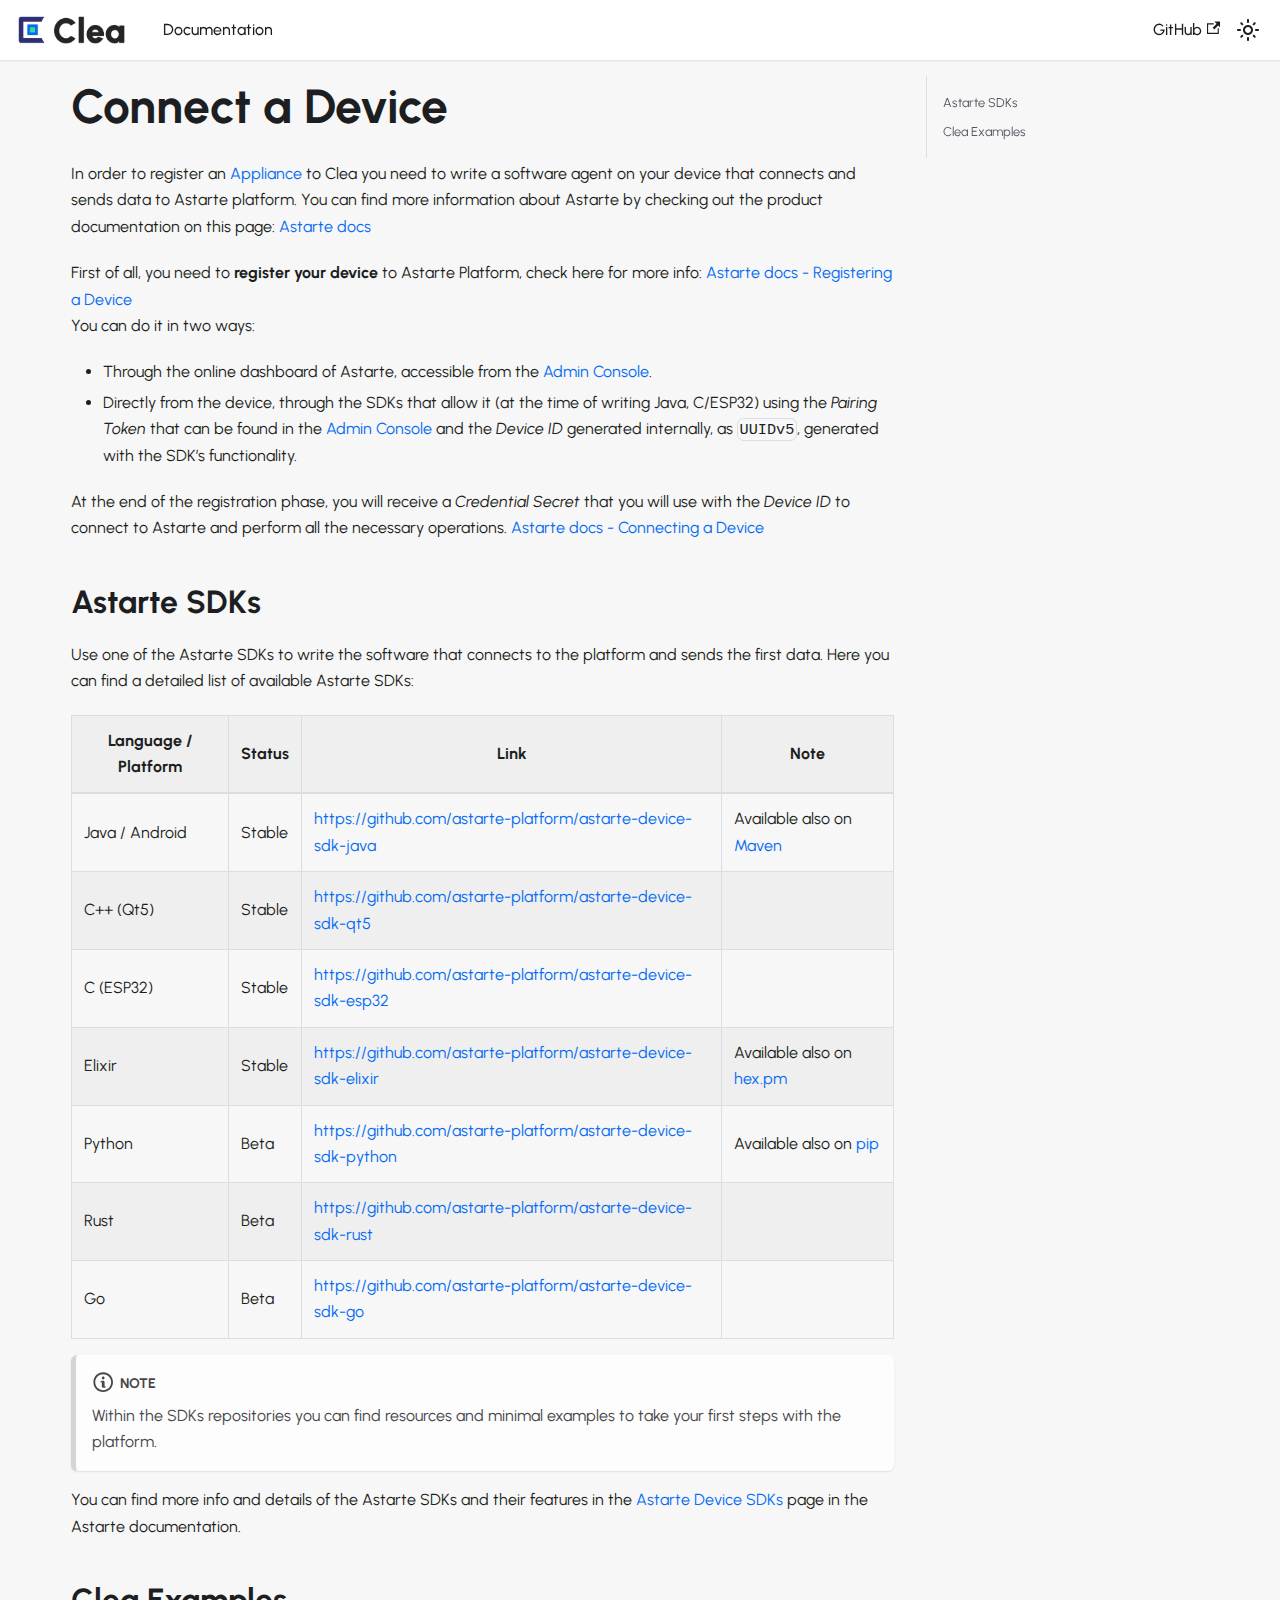
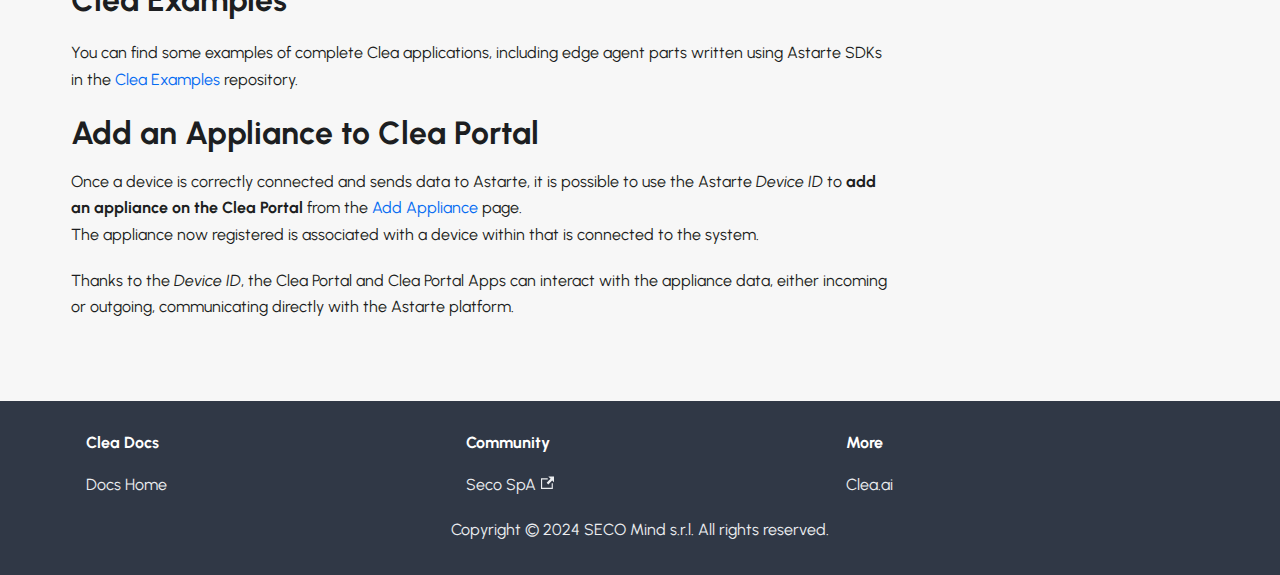
<file: get_started/connect_a_device/index.html>
<!doctype html>
<html lang="en" dir="ltr" class="docs-wrapper plugin-docs plugin-id-default docs-version-current docs-doc-page docs-doc-id-get_started/connect_a_device" data-has-hydrated="false">
<head>
<meta charset="UTF-8">
<meta name="generator" content="Docusaurus v3.6.3">
<title data-rh="true">Connect a Device | Clea Docs</title><meta data-rh="true" name="viewport" content="width=device-width,initial-scale=1"><meta data-rh="true" name="twitter:card" content="summary_large_image"><meta data-rh="true" property="og:url" content="https://clea.ai/get_started/connect_a_device"><meta data-rh="true" property="og:locale" content="en"><meta data-rh="true" name="docusaurus_locale" content="en"><meta data-rh="true" name="docsearch:language" content="en"><meta data-rh="true" name="docusaurus_version" content="current"><meta data-rh="true" name="docusaurus_tag" content="docs-default-current"><meta data-rh="true" name="docsearch:version" content="current"><meta data-rh="true" name="docsearch:docusaurus_tag" content="docs-default-current"><meta data-rh="true" property="og:title" content="Connect a Device | Clea Docs"><meta data-rh="true" name="description" content="In order to register an Appliance to Clea you need to write a software agent on your device that connects and sends data to Astarte platform."><meta data-rh="true" property="og:description" content="In order to register an Appliance to Clea you need to write a software agent on your device that connects and sends data to Astarte platform."><link data-rh="true" rel="icon" href="/img/favicon.png"><link data-rh="true" rel="canonical" href="https://clea.ai/get_started/connect_a_device"><link data-rh="true" rel="alternate" href="https://clea.ai/get_started/connect_a_device" hreflang="en"><link data-rh="true" rel="alternate" href="https://clea.ai/get_started/connect_a_device" hreflang="x-default"><link rel="stylesheet" href="/assets/css/styles.c3675c6d.css">
<script src="/assets/js/runtime~main.89467fc8.js" defer="defer"></script>
<script src="/assets/js/main.b49e7446.js" defer="defer"></script>
</head>
<body class="navigation-with-keyboard">
<script>!function(){function t(t){document.documentElement.setAttribute("data-theme",t)}var e=function(){try{return new URLSearchParams(window.location.search).get("docusaurus-theme")}catch(t){}}()||function(){try{return window.localStorage.getItem("theme")}catch(t){}}();t(null!==e?e:"light")}(),function(){try{const n=new URLSearchParams(window.location.search).entries();for(var[t,e]of n)if(t.startsWith("docusaurus-data-")){var a=t.replace("docusaurus-data-","data-");document.documentElement.setAttribute(a,e)}}catch(t){}}()</script><div id="__docusaurus"><div role="region" aria-label="Skip to main content"><a class="skipToContent_fXgn" href="#__docusaurus_skipToContent_fallback">Skip to main content</a></div><nav aria-label="Main" class="navbar navbar--fixed-top"><div class="navbar__inner"><div class="navbar__items"><button aria-label="Toggle navigation bar" aria-expanded="false" class="navbar__toggle clean-btn" type="button"><svg width="30" height="30" viewBox="0 0 30 30" aria-hidden="true"><path stroke="currentColor" stroke-linecap="round" stroke-miterlimit="10" stroke-width="2" d="M4 7h22M4 15h22M4 23h22"></path></svg></button><a class="navbar__brand" href="/"><div class="navbar__logo"><img src="/img/logo_clea.png" alt="Clea Logo" class="themedComponent_mlkZ themedComponent--light_NVdE"><img src="/img/logo_clea_white.png" alt="Clea Logo" class="themedComponent_mlkZ themedComponent--dark_xIcU"></div><b class="navbar__title text--truncate"></b></a><a class="navbar__item navbar__link" href="/">Documentation</a></div><div class="navbar__items navbar__items--right"><a href="https://github.com/clea-platform/" target="_blank" rel="noopener noreferrer" class="navbar__item navbar__link">GitHub<svg width="13.5" height="13.5" aria-hidden="true" viewBox="0 0 24 24" class="iconExternalLink_nPIU"><path fill="currentColor" d="M21 13v10h-21v-19h12v2h-10v15h17v-8h2zm3-12h-10.988l4.035 4-6.977 7.07 2.828 2.828 6.977-7.07 4.125 4.172v-11z"></path></svg></a><div class="toggle_vylO colorModeToggle_DEke"><button class="clean-btn toggleButton_gllP toggleButtonDisabled_aARS" type="button" disabled="" title="Switch between dark and light mode (currently light mode)" aria-label="Switch between dark and light mode (currently light mode)" aria-live="polite" aria-pressed="false"><svg viewBox="0 0 24 24" width="24" height="24" class="lightToggleIcon_pyhR"><path fill="currentColor" d="M12,9c1.65,0,3,1.35,3,3s-1.35,3-3,3s-3-1.35-3-3S10.35,9,12,9 M12,7c-2.76,0-5,2.24-5,5s2.24,5,5,5s5-2.24,5-5 S14.76,7,12,7L12,7z M2,13l2,0c0.55,0,1-0.45,1-1s-0.45-1-1-1l-2,0c-0.55,0-1,0.45-1,1S1.45,13,2,13z M20,13l2,0c0.55,0,1-0.45,1-1 s-0.45-1-1-1l-2,0c-0.55,0-1,0.45-1,1S19.45,13,20,13z M11,2v2c0,0.55,0.45,1,1,1s1-0.45,1-1V2c0-0.55-0.45-1-1-1S11,1.45,11,2z M11,20v2c0,0.55,0.45,1,1,1s1-0.45,1-1v-2c0-0.55-0.45-1-1-1C11.45,19,11,19.45,11,20z M5.99,4.58c-0.39-0.39-1.03-0.39-1.41,0 c-0.39,0.39-0.39,1.03,0,1.41l1.06,1.06c0.39,0.39,1.03,0.39,1.41,0s0.39-1.03,0-1.41L5.99,4.58z M18.36,16.95 c-0.39-0.39-1.03-0.39-1.41,0c-0.39,0.39-0.39,1.03,0,1.41l1.06,1.06c0.39,0.39,1.03,0.39,1.41,0c0.39-0.39,0.39-1.03,0-1.41 L18.36,16.95z M19.42,5.99c0.39-0.39,0.39-1.03,0-1.41c-0.39-0.39-1.03-0.39-1.41,0l-1.06,1.06c-0.39,0.39-0.39,1.03,0,1.41 s1.03,0.39,1.41,0L19.42,5.99z M7.05,18.36c0.39-0.39,0.39-1.03,0-1.41c-0.39-0.39-1.03-0.39-1.41,0l-1.06,1.06 c-0.39,0.39-0.39,1.03,0,1.41s1.03,0.39,1.41,0L7.05,18.36z"></path></svg><svg viewBox="0 0 24 24" width="24" height="24" class="darkToggleIcon_wfgR"><path fill="currentColor" d="M9.37,5.51C9.19,6.15,9.1,6.82,9.1,7.5c0,4.08,3.32,7.4,7.4,7.4c0.68,0,1.35-0.09,1.99-0.27C17.45,17.19,14.93,19,12,19 c-3.86,0-7-3.14-7-7C5,9.07,6.81,6.55,9.37,5.51z M12,3c-4.97,0-9,4.03-9,9s4.03,9,9,9s9-4.03,9-9c0-0.46-0.04-0.92-0.1-1.36 c-0.98,1.37-2.58,2.26-4.4,2.26c-2.98,0-5.4-2.42-5.4-5.4c0-1.81,0.89-3.42,2.26-4.4C12.92,3.04,12.46,3,12,3L12,3z"></path></svg></button></div><div class="navbarSearchContainer_Bca1"></div></div></div><div role="presentation" class="navbar-sidebar__backdrop"></div></nav><div id="__docusaurus_skipToContent_fallback" class="main-wrapper mainWrapper_z2l0"><div class="docsWrapper_hBAB"><button aria-label="Scroll back to top" class="clean-btn theme-back-to-top-button backToTopButton_sjWU" type="button"></button><div class="docRoot_UBD9"><main class="docMainContainer_TBSr docMainContainerEnhanced_lQrH"><div class="container padding-top--md padding-bottom--lg"><div class="row"><div class="col docItemCol_VOVn"><div class="docItemContainer_Djhp"><article><div class="tocCollapsible_ETCw theme-doc-toc-mobile tocMobile_ITEo"><button type="button" class="clean-btn tocCollapsibleButton_TO0P">On this page</button></div><div class="theme-doc-markdown markdown"><header><h1>Connect a Device</h1></header>
<p>In order to register an <a href="/clea-101/glossary#appliance">Appliance</a> to Clea you need to write a software agent on your device that connects and sends data to Astarte platform.
You can find more information about Astarte by checking out the product documentation on this page:
<a href="https://docs.astarte-platform.org/latest/001-intro_user.html" target="_blank" rel="noopener noreferrer">Astarte docs</a></p>
<p>First of all, you need to <strong>register your device</strong> to Astarte Platform, check here for more info:
<a href="https://docs.astarte-platform.org/snapshot/035-register_device.html" target="_blank" rel="noopener noreferrer">Astarte docs - Registering a Device</a><br>
<!-- -->You can do it in two ways:</p>
<ul>
<li>Through the online dashboard of Astarte, accessible from the <a href="/clea_portal_walkthrough/admin_console#general-info">Admin Console</a>.</li>
<li>Directly from the device, through the SDKs that allow it (at the time of writing Java, C/ESP32) using the <em>Pairing Token</em> that can be found in the <a href="/clea_portal_walkthrough/admin_console#pairing-token">Admin Console</a> and the <em>Device ID</em> generated internally, as <code>UUIDv5</code>, generated with the SDK’s functionality.</li>
</ul>
<p>At the end of the registration phase, you will receive a <em>Credential Secret</em> that you will use with the <em>Device ID</em> to connect to Astarte and perform all the necessary operations.
<a href="https://docs.astarte-platform.org/snapshot/040-connect_device.html" target="_blank" rel="noopener noreferrer">Astarte docs - Connecting a Device</a></p>
<h2 class="anchor anchorWithStickyNavbar_LWe7" id="astarte-sdks">Astarte SDKs<a href="#astarte-sdks" class="hash-link" aria-label="Direct link to Astarte SDKs" title="Direct link to Astarte SDKs">​</a></h2>
<p>Use one of the Astarte SDKs to write the software that connects to the platform and sends the first data.
Here you can find a detailed list of available Astarte SDKs:</p>
<table><thead><tr><th>Language / Platform</th><th>Status</th><th>Link</th><th>Note</th></tr></thead><tbody><tr><td>Java / Android</td><td>Stable</td><td><a href="https://github.com/astarte-platform/astarte-device-sdk-java" target="_blank" rel="noopener noreferrer">https://github.com/astarte-platform/astarte-device-sdk-java</a></td><td>Available also on <a href="https://search.maven.org/search?q=g:org.astarte-platform" target="_blank" rel="noopener noreferrer">Maven</a></td></tr><tr><td>C++ (Qt5)</td><td>Stable</td><td><a href="https://github.com/astarte-platform/astarte-device-sdk-qt5" target="_blank" rel="noopener noreferrer">https://github.com/astarte-platform/astarte-device-sdk-qt5</a></td><td></td></tr><tr><td>C (ESP32)</td><td>Stable</td><td><a href="https://github.com/astarte-platform/astarte-device-sdk-esp32" target="_blank" rel="noopener noreferrer">https://github.com/astarte-platform/astarte-device-sdk-esp32</a></td><td></td></tr><tr><td>Elixir</td><td>Stable</td><td><a href="https://github.com/astarte-platform/astarte-device-sdk-elixir" target="_blank" rel="noopener noreferrer">https://github.com/astarte-platform/astarte-device-sdk-elixir</a></td><td>Available also on <a href="https://hex.pm/packages/astarte_device" target="_blank" rel="noopener noreferrer">hex.pm</a></td></tr><tr><td>Python</td><td>Beta</td><td><a href="https://github.com/astarte-platform/astarte-device-sdk-python" target="_blank" rel="noopener noreferrer">https://github.com/astarte-platform/astarte-device-sdk-python</a></td><td>Available also on <a href="https://pypi.org/project/astarte-device-sdk/" target="_blank" rel="noopener noreferrer">pip</a></td></tr><tr><td>Rust</td><td>Beta</td><td><a href="https://github.com/astarte-platform/astarte-device-sdk-rust" target="_blank" rel="noopener noreferrer">https://github.com/astarte-platform/astarte-device-sdk-rust</a></td><td></td></tr><tr><td>Go</td><td>Beta</td><td><a href="https://github.com/astarte-platform/astarte-device-sdk-go" target="_blank" rel="noopener noreferrer">https://github.com/astarte-platform/astarte-device-sdk-go</a></td><td></td></tr></tbody></table>
<div class="theme-admonition theme-admonition-note admonition_xJq3 alert alert--secondary"><div class="admonitionHeading_Gvgb"><span class="admonitionIcon_Rf37"><svg viewBox="0 0 14 16"><path fill-rule="evenodd" d="M6.3 5.69a.942.942 0 0 1-.28-.7c0-.28.09-.52.28-.7.19-.18.42-.28.7-.28.28 0 .52.09.7.28.18.19.28.42.28.7 0 .28-.09.52-.28.7a1 1 0 0 1-.7.3c-.28 0-.52-.11-.7-.3zM8 7.99c-.02-.25-.11-.48-.31-.69-.2-.19-.42-.3-.69-.31H6c-.27.02-.48.13-.69.31-.2.2-.3.44-.31.69h1v3c.02.27.11.5.31.69.2.2.42.31.69.31h1c.27 0 .48-.11.69-.31.2-.19.3-.42.31-.69H8V7.98v.01zM7 2.3c-3.14 0-5.7 2.54-5.7 5.68 0 3.14 2.56 5.7 5.7 5.7s5.7-2.55 5.7-5.7c0-3.15-2.56-5.69-5.7-5.69v.01zM7 .98c3.86 0 7 3.14 7 7s-3.14 7-7 7-7-3.12-7-7 3.14-7 7-7z"></path></svg></span>note</div><div class="admonitionContent_BuS1"><p>Within the SDKs repositories you can find resources and minimal examples to take your first steps with the platform.</p></div></div>
<p>You can find more info and details of the Astarte SDKs and their features in the <a href="https://docs.astarte-platform.org/latest/041-astarte_device_sdks.html" target="_blank" rel="noopener noreferrer">Astarte Device SDKs</a> page in the Astarte documentation.</p>
<h2 class="anchor anchorWithStickyNavbar_LWe7" id="clea-examples">Clea Examples<a href="#clea-examples" class="hash-link" aria-label="Direct link to Clea Examples" title="Direct link to Clea Examples">​</a></h2>
<p>You can find some examples of complete Clea applications, including edge agent parts written using Astarte SDKs in the <a href="https://github.com/clea-platform/clea-examples" target="_blank" rel="noopener noreferrer">Clea Examples</a> repository.</p>
<h1>Add an Appliance to Clea Portal</h1>
<p>Once a device is correctly connected and sends data to Astarte, it is possible to use the Astarte <em>Device ID</em> to <strong>add an appliance on the Clea Portal</strong> from the <a href="/clea_portal_walkthrough/clea_portal#add-appliance">Add Appliance</a> page.<br>
<!-- -->The appliance now registered is associated with a device within that is connected to the system.</p>
<p>Thanks to the <em>Device ID</em>, the Clea Portal and Clea Portal Apps can interact with the appliance data, either incoming or outgoing, communicating directly with the Astarte platform.</p></div></article><nav class="pagination-nav docusaurus-mt-lg" aria-label="Docs pages"></nav></div></div><div class="col col--3"><div class="tableOfContents_bqdL thin-scrollbar theme-doc-toc-desktop"><ul class="table-of-contents table-of-contents__left-border"><li><a href="#astarte-sdks" class="table-of-contents__link toc-highlight">Astarte SDKs</a></li><li><a href="#clea-examples" class="table-of-contents__link toc-highlight">Clea Examples</a></li></ul></div></div></div></div></main></div></div></div><footer class="footer footer--dark"><div class="container container-fluid"><div class="row footer__links"><div class="col footer__col"><div class="footer__title">Clea Docs</div><ul class="footer__items clean-list"><li class="footer__item"><a class="footer__link-item" href="/">Docs Home</a></li></ul></div><div class="col footer__col"><div class="footer__title">Community</div><ul class="footer__items clean-list"><li class="footer__item"><a href="https://www.seco.com/" target="_blank" rel="noopener noreferrer" class="footer__link-item">Seco SpA<svg width="13.5" height="13.5" aria-hidden="true" viewBox="0 0 24 24" class="iconExternalLink_nPIU"><path fill="currentColor" d="M21 13v10h-21v-19h12v2h-10v15h17v-8h2zm3-12h-10.988l4.035 4-6.977 7.07 2.828 2.828 6.977-7.07 4.125 4.172v-11z"></path></svg></a></li></ul></div><div class="col footer__col"><div class="footer__title">More</div><ul class="footer__items clean-list"><li class="footer__item"><a href="https://www.clea.ai" target="_blank" rel="noopener noreferrer" class="footer__link-item">Clea.ai</a></li></ul></div></div><div class="footer__bottom text--center"><div class="footer__copyright">Copyright © 2024 SECO Mind s.r.l. All rights reserved.</div></div></div></footer></div>
</body>
</html>
</file>
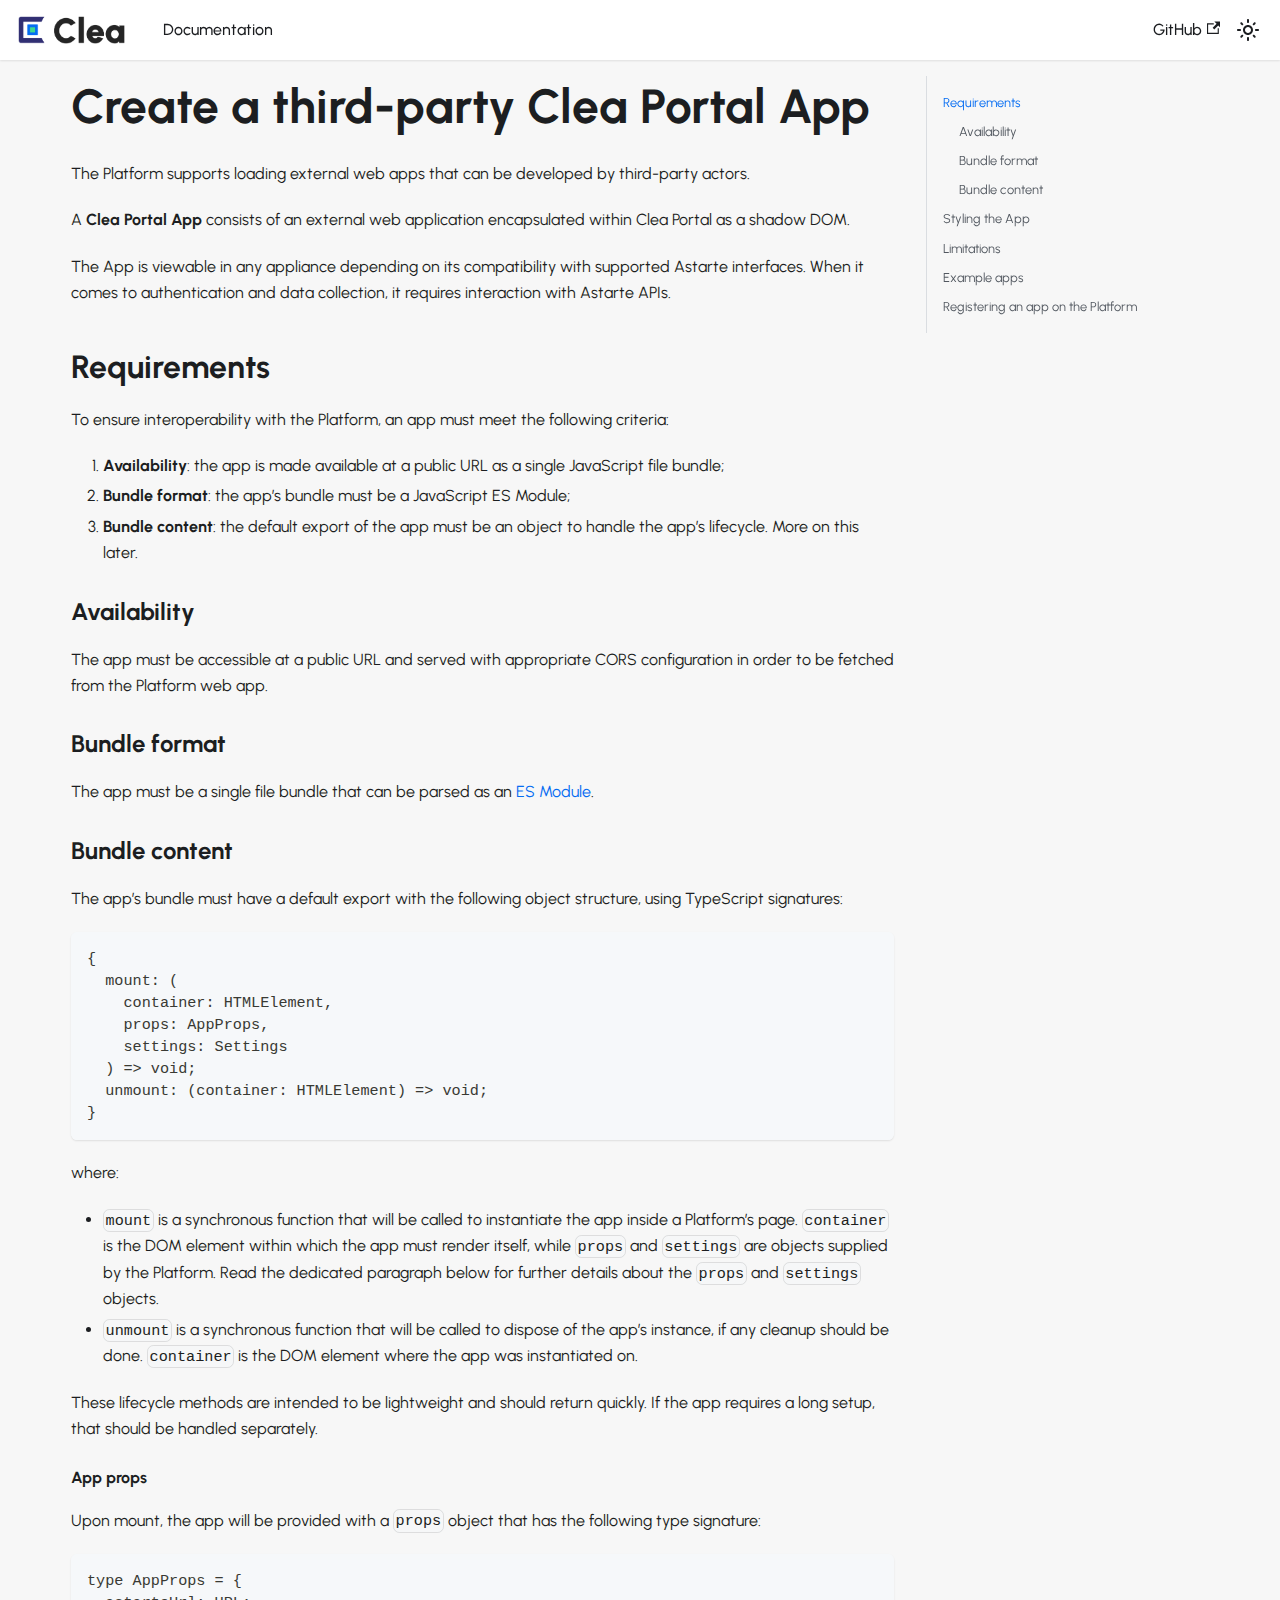
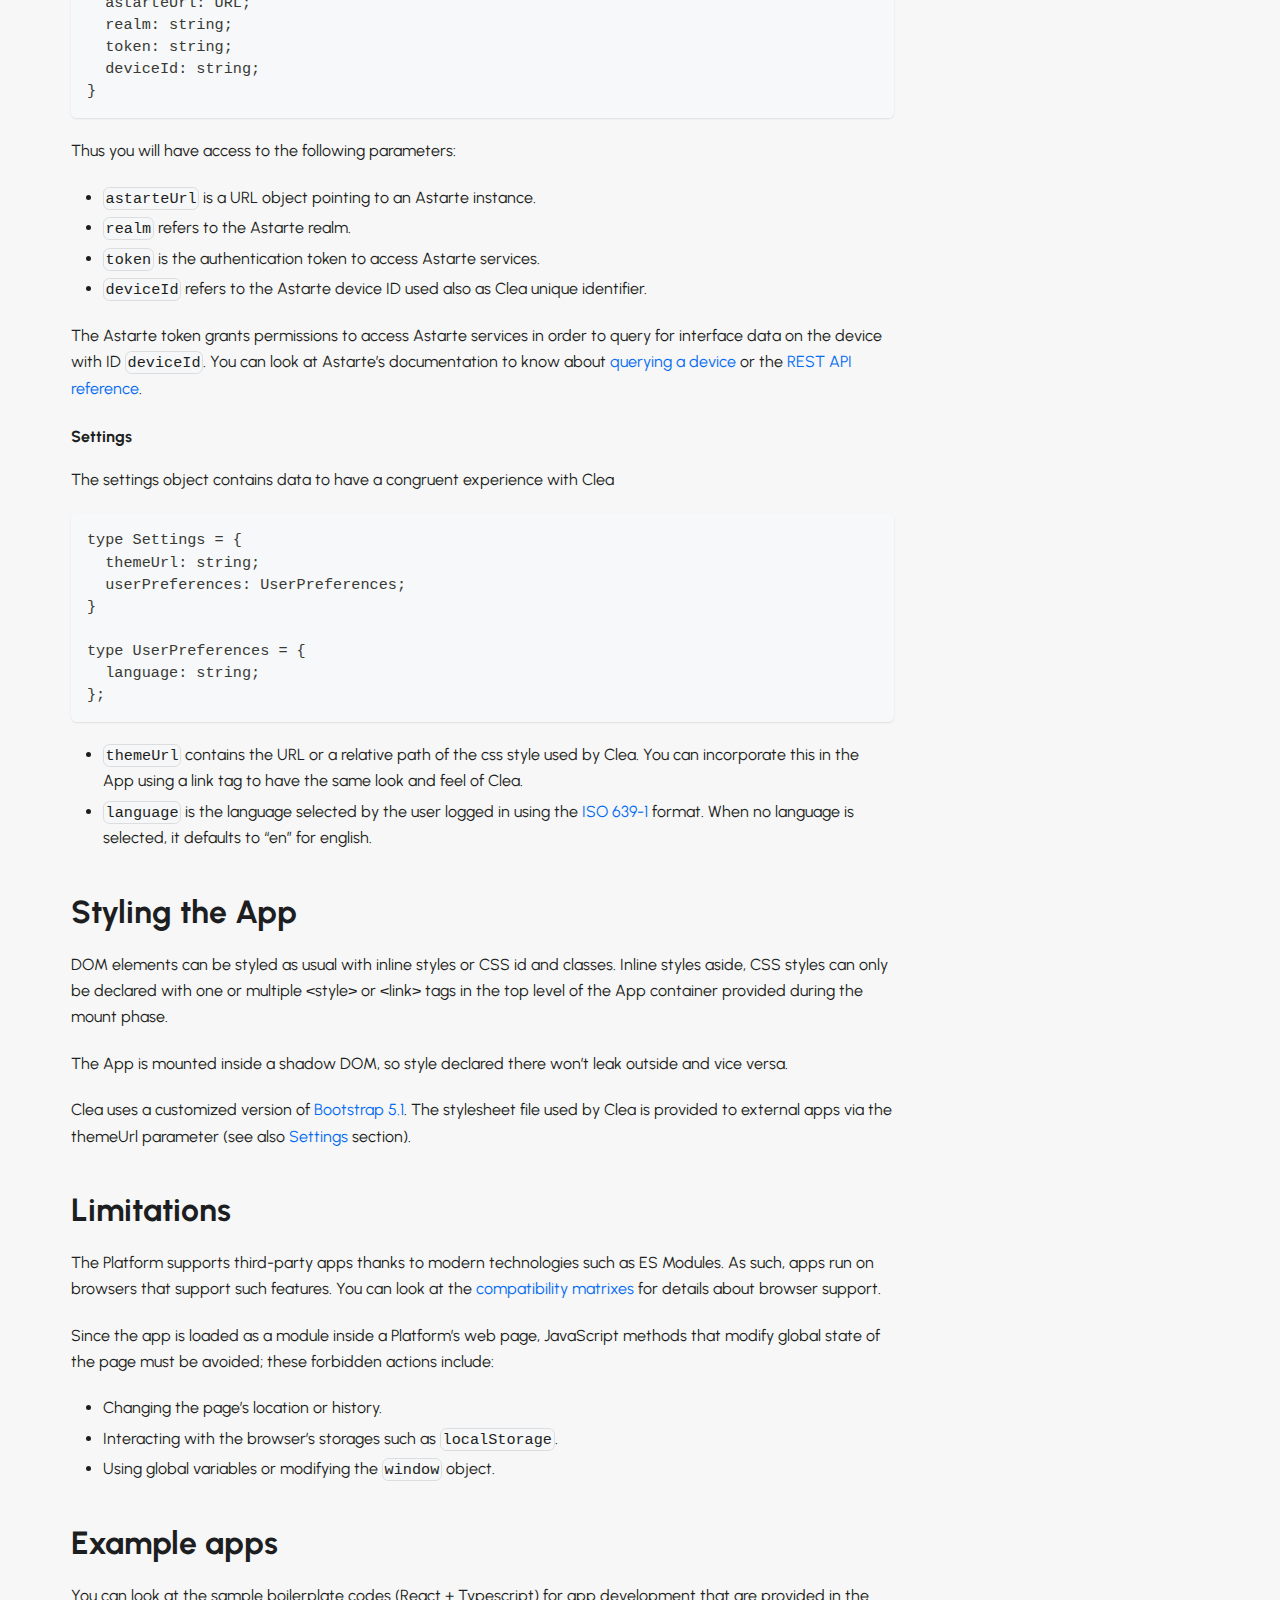
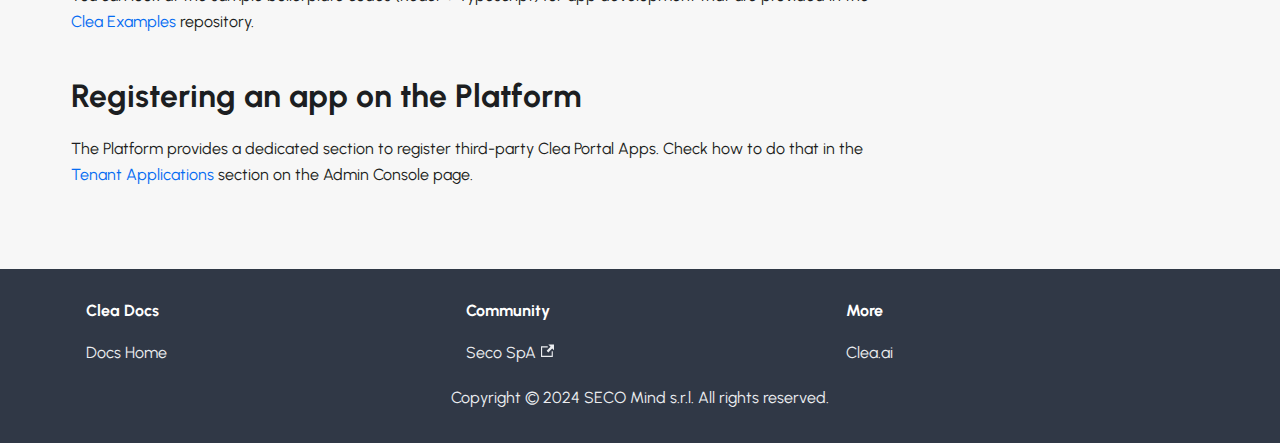
<file: get_started/create_a_clea_portal_app/index.html>
<!doctype html>
<html lang="en" dir="ltr" class="docs-wrapper plugin-docs plugin-id-default docs-version-current docs-doc-page docs-doc-id-get_started/create_a_clea_portal_app" data-has-hydrated="false">
<head>
<meta charset="UTF-8">
<meta name="generator" content="Docusaurus v3.6.3">
<title data-rh="true">Create a third-party Clea Portal App | Clea Docs</title><meta data-rh="true" name="viewport" content="width=device-width,initial-scale=1"><meta data-rh="true" name="twitter:card" content="summary_large_image"><meta data-rh="true" property="og:url" content="https://clea.ai/get_started/create_a_clea_portal_app"><meta data-rh="true" property="og:locale" content="en"><meta data-rh="true" name="docusaurus_locale" content="en"><meta data-rh="true" name="docsearch:language" content="en"><meta data-rh="true" name="docusaurus_version" content="current"><meta data-rh="true" name="docusaurus_tag" content="docs-default-current"><meta data-rh="true" name="docsearch:version" content="current"><meta data-rh="true" name="docsearch:docusaurus_tag" content="docs-default-current"><meta data-rh="true" property="og:title" content="Create a third-party Clea Portal App | Clea Docs"><meta data-rh="true" name="description" content="The Platform supports loading external web apps that can be developed by third-party actors."><meta data-rh="true" property="og:description" content="The Platform supports loading external web apps that can be developed by third-party actors."><link data-rh="true" rel="icon" href="/img/favicon.png"><link data-rh="true" rel="canonical" href="https://clea.ai/get_started/create_a_clea_portal_app"><link data-rh="true" rel="alternate" href="https://clea.ai/get_started/create_a_clea_portal_app" hreflang="en"><link data-rh="true" rel="alternate" href="https://clea.ai/get_started/create_a_clea_portal_app" hreflang="x-default"><link rel="stylesheet" href="/assets/css/styles.c3675c6d.css">
<script src="/assets/js/runtime~main.89467fc8.js" defer="defer"></script>
<script src="/assets/js/main.b49e7446.js" defer="defer"></script>
</head>
<body class="navigation-with-keyboard">
<script>!function(){function t(t){document.documentElement.setAttribute("data-theme",t)}var e=function(){try{return new URLSearchParams(window.location.search).get("docusaurus-theme")}catch(t){}}()||function(){try{return window.localStorage.getItem("theme")}catch(t){}}();t(null!==e?e:"light")}(),function(){try{const n=new URLSearchParams(window.location.search).entries();for(var[t,e]of n)if(t.startsWith("docusaurus-data-")){var a=t.replace("docusaurus-data-","data-");document.documentElement.setAttribute(a,e)}}catch(t){}}()</script><div id="__docusaurus"><div role="region" aria-label="Skip to main content"><a class="skipToContent_fXgn" href="#__docusaurus_skipToContent_fallback">Skip to main content</a></div><nav aria-label="Main" class="navbar navbar--fixed-top"><div class="navbar__inner"><div class="navbar__items"><button aria-label="Toggle navigation bar" aria-expanded="false" class="navbar__toggle clean-btn" type="button"><svg width="30" height="30" viewBox="0 0 30 30" aria-hidden="true"><path stroke="currentColor" stroke-linecap="round" stroke-miterlimit="10" stroke-width="2" d="M4 7h22M4 15h22M4 23h22"></path></svg></button><a class="navbar__brand" href="/"><div class="navbar__logo"><img src="/img/logo_clea.png" alt="Clea Logo" class="themedComponent_mlkZ themedComponent--light_NVdE"><img src="/img/logo_clea_white.png" alt="Clea Logo" class="themedComponent_mlkZ themedComponent--dark_xIcU"></div><b class="navbar__title text--truncate"></b></a><a class="navbar__item navbar__link" href="/">Documentation</a></div><div class="navbar__items navbar__items--right"><a href="https://github.com/clea-platform/" target="_blank" rel="noopener noreferrer" class="navbar__item navbar__link">GitHub<svg width="13.5" height="13.5" aria-hidden="true" viewBox="0 0 24 24" class="iconExternalLink_nPIU"><path fill="currentColor" d="M21 13v10h-21v-19h12v2h-10v15h17v-8h2zm3-12h-10.988l4.035 4-6.977 7.07 2.828 2.828 6.977-7.07 4.125 4.172v-11z"></path></svg></a><div class="toggle_vylO colorModeToggle_DEke"><button class="clean-btn toggleButton_gllP toggleButtonDisabled_aARS" type="button" disabled="" title="Switch between dark and light mode (currently light mode)" aria-label="Switch between dark and light mode (currently light mode)" aria-live="polite" aria-pressed="false"><svg viewBox="0 0 24 24" width="24" height="24" class="lightToggleIcon_pyhR"><path fill="currentColor" d="M12,9c1.65,0,3,1.35,3,3s-1.35,3-3,3s-3-1.35-3-3S10.35,9,12,9 M12,7c-2.76,0-5,2.24-5,5s2.24,5,5,5s5-2.24,5-5 S14.76,7,12,7L12,7z M2,13l2,0c0.55,0,1-0.45,1-1s-0.45-1-1-1l-2,0c-0.55,0-1,0.45-1,1S1.45,13,2,13z M20,13l2,0c0.55,0,1-0.45,1-1 s-0.45-1-1-1l-2,0c-0.55,0-1,0.45-1,1S19.45,13,20,13z M11,2v2c0,0.55,0.45,1,1,1s1-0.45,1-1V2c0-0.55-0.45-1-1-1S11,1.45,11,2z M11,20v2c0,0.55,0.45,1,1,1s1-0.45,1-1v-2c0-0.55-0.45-1-1-1C11.45,19,11,19.45,11,20z M5.99,4.58c-0.39-0.39-1.03-0.39-1.41,0 c-0.39,0.39-0.39,1.03,0,1.41l1.06,1.06c0.39,0.39,1.03,0.39,1.41,0s0.39-1.03,0-1.41L5.99,4.58z M18.36,16.95 c-0.39-0.39-1.03-0.39-1.41,0c-0.39,0.39-0.39,1.03,0,1.41l1.06,1.06c0.39,0.39,1.03,0.39,1.41,0c0.39-0.39,0.39-1.03,0-1.41 L18.36,16.95z M19.42,5.99c0.39-0.39,0.39-1.03,0-1.41c-0.39-0.39-1.03-0.39-1.41,0l-1.06,1.06c-0.39,0.39-0.39,1.03,0,1.41 s1.03,0.39,1.41,0L19.42,5.99z M7.05,18.36c0.39-0.39,0.39-1.03,0-1.41c-0.39-0.39-1.03-0.39-1.41,0l-1.06,1.06 c-0.39,0.39-0.39,1.03,0,1.41s1.03,0.39,1.41,0L7.05,18.36z"></path></svg><svg viewBox="0 0 24 24" width="24" height="24" class="darkToggleIcon_wfgR"><path fill="currentColor" d="M9.37,5.51C9.19,6.15,9.1,6.82,9.1,7.5c0,4.08,3.32,7.4,7.4,7.4c0.68,0,1.35-0.09,1.99-0.27C17.45,17.19,14.93,19,12,19 c-3.86,0-7-3.14-7-7C5,9.07,6.81,6.55,9.37,5.51z M12,3c-4.97,0-9,4.03-9,9s4.03,9,9,9s9-4.03,9-9c0-0.46-0.04-0.92-0.1-1.36 c-0.98,1.37-2.58,2.26-4.4,2.26c-2.98,0-5.4-2.42-5.4-5.4c0-1.81,0.89-3.42,2.26-4.4C12.92,3.04,12.46,3,12,3L12,3z"></path></svg></button></div><div class="navbarSearchContainer_Bca1"></div></div></div><div role="presentation" class="navbar-sidebar__backdrop"></div></nav><div id="__docusaurus_skipToContent_fallback" class="main-wrapper mainWrapper_z2l0"><div class="docsWrapper_hBAB"><button aria-label="Scroll back to top" class="clean-btn theme-back-to-top-button backToTopButton_sjWU" type="button"></button><div class="docRoot_UBD9"><main class="docMainContainer_TBSr docMainContainerEnhanced_lQrH"><div class="container padding-top--md padding-bottom--lg"><div class="row"><div class="col docItemCol_VOVn"><div class="docItemContainer_Djhp"><article><div class="tocCollapsible_ETCw theme-doc-toc-mobile tocMobile_ITEo"><button type="button" class="clean-btn tocCollapsibleButton_TO0P">On this page</button></div><div class="theme-doc-markdown markdown"><header><h1>Create a third-party Clea Portal App</h1></header>
<p>The Platform supports loading external web apps that can be developed by third-party actors.</p>
<p>A <strong>Clea Portal App</strong> consists of an external web application encapsulated within Clea Portal as a shadow DOM.</p>
<p>The App is viewable in any appliance depending on its compatibility with supported Astarte interfaces. When it comes to authentication and data collection, it requires interaction with Astarte APIs.</p>
<h2 class="anchor anchorWithStickyNavbar_LWe7" id="requirements">Requirements<a href="#requirements" class="hash-link" aria-label="Direct link to Requirements" title="Direct link to Requirements">​</a></h2>
<p>To ensure interoperability with the Platform, an app must meet the following criteria:</p>
<ol>
<li><strong>Availability</strong>: the app is made available at a public URL as a single JavaScript file bundle;</li>
<li><strong>Bundle format</strong>: the app’s bundle must be a JavaScript ES Module;</li>
<li><strong>Bundle content</strong>: the default export of the app must be an object to handle the app’s lifecycle. More on this later.</li>
</ol>
<h3 class="anchor anchorWithStickyNavbar_LWe7" id="availability">Availability<a href="#availability" class="hash-link" aria-label="Direct link to Availability" title="Direct link to Availability">​</a></h3>
<p>The app must be accessible at a public URL and served with appropriate CORS configuration in order to be fetched from the Platform web app.</p>
<h3 class="anchor anchorWithStickyNavbar_LWe7" id="bundle-format">Bundle format<a href="#bundle-format" class="hash-link" aria-label="Direct link to Bundle format" title="Direct link to Bundle format">​</a></h3>
<p>The app must be a single file bundle that can be parsed as an <a href="https://developer.mozilla.org/en-US/docs/Web/JavaScript/Guide/Modules" target="_blank" rel="noopener noreferrer">ES Module</a>.</p>
<h3 class="anchor anchorWithStickyNavbar_LWe7" id="bundle-content">Bundle content<a href="#bundle-content" class="hash-link" aria-label="Direct link to Bundle content" title="Direct link to Bundle content">​</a></h3>
<p>The app’s bundle must have a default export with the following object structure, using TypeScript signatures:</p>
<div class="codeBlockContainer_Ckt0 theme-code-block" style="--prism-color:#393A34;--prism-background-color:#f6f8fa"><div class="codeBlockContent_biex"><pre tabindex="0" class="prism-code language-text codeBlock_bY9V thin-scrollbar" style="color:#393A34;background-color:#f6f8fa"><code class="codeBlockLines_e6Vv"><span class="token-line" style="color:#393A34"><span class="token plain">{</span><br></span><span class="token-line" style="color:#393A34"><span class="token plain">  mount: (</span><br></span><span class="token-line" style="color:#393A34"><span class="token plain">    container: HTMLElement,</span><br></span><span class="token-line" style="color:#393A34"><span class="token plain">    props: AppProps,</span><br></span><span class="token-line" style="color:#393A34"><span class="token plain">    settings: Settings</span><br></span><span class="token-line" style="color:#393A34"><span class="token plain">  ) =&gt; void;</span><br></span><span class="token-line" style="color:#393A34"><span class="token plain">  unmount: (container: HTMLElement) =&gt; void;</span><br></span><span class="token-line" style="color:#393A34"><span class="token plain">}</span><br></span></code></pre><div class="buttonGroup__atx"><button type="button" aria-label="Copy code to clipboard" title="Copy" class="clean-btn"><span class="copyButtonIcons_eSgA" aria-hidden="true"><svg viewBox="0 0 24 24" class="copyButtonIcon_y97N"><path fill="currentColor" d="M19,21H8V7H19M19,5H8A2,2 0 0,0 6,7V21A2,2 0 0,0 8,23H19A2,2 0 0,0 21,21V7A2,2 0 0,0 19,5M16,1H4A2,2 0 0,0 2,3V17H4V3H16V1Z"></path></svg><svg viewBox="0 0 24 24" class="copyButtonSuccessIcon_LjdS"><path fill="currentColor" d="M21,7L9,19L3.5,13.5L4.91,12.09L9,16.17L19.59,5.59L21,7Z"></path></svg></span></button></div></div></div>
<p>where:</p>
<ul>
<li><code>mount</code> is a synchronous function that will be called to instantiate the app inside a Platform’s page. <code>container</code> is the DOM element within which the app must render itself, while <code>props</code> and <code>settings</code> are objects supplied by the Platform. Read the dedicated paragraph below for further details about the <code>props</code> and <code>settings</code> objects.</li>
<li><code>unmount</code> is a synchronous function that will be called to dispose of the app’s instance, if any cleanup should be done. <code>container</code> is the DOM element where the app was instantiated on.</li>
</ul>
<p>These lifecycle methods are intended to be lightweight and should return quickly. If the app requires a long setup, that should be handled separately.</p>
<h4 class="anchor anchorWithStickyNavbar_LWe7" id="app-props">App props<a href="#app-props" class="hash-link" aria-label="Direct link to App props" title="Direct link to App props">​</a></h4>
<p>Upon mount, the app will be provided with a <code>props</code> object that has the following type signature:</p>
<div class="codeBlockContainer_Ckt0 theme-code-block" style="--prism-color:#393A34;--prism-background-color:#f6f8fa"><div class="codeBlockContent_biex"><pre tabindex="0" class="prism-code language-text codeBlock_bY9V thin-scrollbar" style="color:#393A34;background-color:#f6f8fa"><code class="codeBlockLines_e6Vv"><span class="token-line" style="color:#393A34"><span class="token plain">type AppProps = {</span><br></span><span class="token-line" style="color:#393A34"><span class="token plain">  astarteUrl: URL;</span><br></span><span class="token-line" style="color:#393A34"><span class="token plain">  realm: string;</span><br></span><span class="token-line" style="color:#393A34"><span class="token plain">  token: string;</span><br></span><span class="token-line" style="color:#393A34"><span class="token plain">  deviceId: string;</span><br></span><span class="token-line" style="color:#393A34"><span class="token plain">}</span><br></span></code></pre><div class="buttonGroup__atx"><button type="button" aria-label="Copy code to clipboard" title="Copy" class="clean-btn"><span class="copyButtonIcons_eSgA" aria-hidden="true"><svg viewBox="0 0 24 24" class="copyButtonIcon_y97N"><path fill="currentColor" d="M19,21H8V7H19M19,5H8A2,2 0 0,0 6,7V21A2,2 0 0,0 8,23H19A2,2 0 0,0 21,21V7A2,2 0 0,0 19,5M16,1H4A2,2 0 0,0 2,3V17H4V3H16V1Z"></path></svg><svg viewBox="0 0 24 24" class="copyButtonSuccessIcon_LjdS"><path fill="currentColor" d="M21,7L9,19L3.5,13.5L4.91,12.09L9,16.17L19.59,5.59L21,7Z"></path></svg></span></button></div></div></div>
<p>Thus you will have access to the following parameters:</p>
<ul>
<li><code>astarteUrl</code> is a URL object pointing to an Astarte instance.</li>
<li><code>realm</code> refers to the Astarte realm.</li>
<li><code>token</code> is the authentication token to access Astarte services.</li>
<li><code>deviceId</code> refers to the Astarte device ID used also as Clea unique identifier.</li>
</ul>
<p>The Astarte token grants permissions to access Astarte services in order to query for interface data on the device with ID <code>deviceId</code>. You can look at Astarte’s documentation to know about <a href="https://docs.astarte-platform.org/1.0/050-query_device.html" target="_blank" rel="noopener noreferrer">querying a device</a> or the <a href="https://docs.astarte-platform.org/1.0/001-intro_api.html" target="_blank" rel="noopener noreferrer">REST API reference</a>.</p>
<h4 class="anchor anchorWithStickyNavbar_LWe7" id="settings">Settings<a href="#settings" class="hash-link" aria-label="Direct link to Settings" title="Direct link to Settings">​</a></h4>
<p>The settings object contains data to have a congruent experience with Clea</p>
<div class="codeBlockContainer_Ckt0 theme-code-block" style="--prism-color:#393A34;--prism-background-color:#f6f8fa"><div class="codeBlockContent_biex"><pre tabindex="0" class="prism-code language-text codeBlock_bY9V thin-scrollbar" style="color:#393A34;background-color:#f6f8fa"><code class="codeBlockLines_e6Vv"><span class="token-line" style="color:#393A34"><span class="token plain">type Settings = {</span><br></span><span class="token-line" style="color:#393A34"><span class="token plain">  themeUrl: string;</span><br></span><span class="token-line" style="color:#393A34"><span class="token plain">  userPreferences: UserPreferences;</span><br></span><span class="token-line" style="color:#393A34"><span class="token plain">}</span><br></span><span class="token-line" style="color:#393A34"><span class="token plain" style="display:inline-block"></span><br></span><span class="token-line" style="color:#393A34"><span class="token plain">type UserPreferences = {</span><br></span><span class="token-line" style="color:#393A34"><span class="token plain">  language: string;</span><br></span><span class="token-line" style="color:#393A34"><span class="token plain">};</span><br></span></code></pre><div class="buttonGroup__atx"><button type="button" aria-label="Copy code to clipboard" title="Copy" class="clean-btn"><span class="copyButtonIcons_eSgA" aria-hidden="true"><svg viewBox="0 0 24 24" class="copyButtonIcon_y97N"><path fill="currentColor" d="M19,21H8V7H19M19,5H8A2,2 0 0,0 6,7V21A2,2 0 0,0 8,23H19A2,2 0 0,0 21,21V7A2,2 0 0,0 19,5M16,1H4A2,2 0 0,0 2,3V17H4V3H16V1Z"></path></svg><svg viewBox="0 0 24 24" class="copyButtonSuccessIcon_LjdS"><path fill="currentColor" d="M21,7L9,19L3.5,13.5L4.91,12.09L9,16.17L19.59,5.59L21,7Z"></path></svg></span></button></div></div></div>
<ul>
<li><code>themeUrl</code> contains the URL or a relative path of the css style used by Clea. You can incorporate this in the App using a link tag to have the same look and feel of Clea.</li>
<li><code>language</code> is the language selected by the user logged in using the <a href="https://en.wikipedia.org/wiki/ISO_639-1" target="_blank" rel="noopener noreferrer">ISO 639-1</a> format. When no language is selected, it defaults to “en” for english.</li>
</ul>
<h2 class="anchor anchorWithStickyNavbar_LWe7" id="styling-the-app">Styling the App<a href="#styling-the-app" class="hash-link" aria-label="Direct link to Styling the App" title="Direct link to Styling the App">​</a></h2>
<p>DOM elements can be styled as usual with inline styles or CSS id and classes. Inline styles aside, CSS styles can only be declared with one or multiple &lt;style&gt; or &lt;link&gt; tags in the top level of the App container provided during the mount phase.</p>
<p>The App is mounted inside a shadow DOM, so style declared there won’t leak outside and vice versa.</p>
<p>Clea uses a customized version of <a href="https://getbootstrap.com/docs/5.1/getting-started/introduction/" target="_blank" rel="noopener noreferrer">Bootstrap 5.1</a>. The stylesheet file used by Clea is provided to external apps via the themeUrl parameter (see also <a href="#settings">Settings</a> section).</p>
<h2 class="anchor anchorWithStickyNavbar_LWe7" id="limitations">Limitations<a href="#limitations" class="hash-link" aria-label="Direct link to Limitations" title="Direct link to Limitations">​</a></h2>
<p>The Platform supports third-party apps thanks to modern technologies such as ES Modules. As such, apps run on browsers that support such features. You can look at the <a href="https://developer.mozilla.org/en-US/docs/Web/JavaScript/Guide/Modules#browser_support" target="_blank" rel="noopener noreferrer">compatibility matrixes</a> for details about browser support.</p>
<p>Since the app is loaded as a module inside a Platform’s web page, JavaScript methods that modify global state of the page must be avoided; these forbidden actions include:</p>
<ul>
<li>Changing the page’s location or history.</li>
<li>Interacting with the browser’s storages such as <code>localStorage</code>.</li>
<li>Using global variables or modifying the <code>window</code> object.</li>
</ul>
<h2 class="anchor anchorWithStickyNavbar_LWe7" id="example-apps">Example apps<a href="#example-apps" class="hash-link" aria-label="Direct link to Example apps" title="Direct link to Example apps">​</a></h2>
<p>You can look at the sample boilerplate codes (React + Typescript) for app development that are provided in the <a href="https://github.com/clea-platform/clea-examples" target="_blank" rel="noopener noreferrer">Clea Examples</a> repository.</p>
<h2 class="anchor anchorWithStickyNavbar_LWe7" id="registering-an-app-on-the-platform">Registering an app on the Platform<a href="#registering-an-app-on-the-platform" class="hash-link" aria-label="Direct link to Registering an app on the Platform" title="Direct link to Registering an app on the Platform">​</a></h2>
<p>The Platform provides a dedicated section to register third-party Clea Portal Apps. Check how to do that in the <a href="/clea_portal_walkthrough/admin_console#tenant-applications">Tenant Applications</a> section on the Admin Console page.</p></div></article><nav class="pagination-nav docusaurus-mt-lg" aria-label="Docs pages"></nav></div></div><div class="col col--3"><div class="tableOfContents_bqdL thin-scrollbar theme-doc-toc-desktop"><ul class="table-of-contents table-of-contents__left-border"><li><a href="#requirements" class="table-of-contents__link toc-highlight">Requirements</a><ul><li><a href="#availability" class="table-of-contents__link toc-highlight">Availability</a></li><li><a href="#bundle-format" class="table-of-contents__link toc-highlight">Bundle format</a></li><li><a href="#bundle-content" class="table-of-contents__link toc-highlight">Bundle content</a></li></ul></li><li><a href="#styling-the-app" class="table-of-contents__link toc-highlight">Styling the App</a></li><li><a href="#limitations" class="table-of-contents__link toc-highlight">Limitations</a></li><li><a href="#example-apps" class="table-of-contents__link toc-highlight">Example apps</a></li><li><a href="#registering-an-app-on-the-platform" class="table-of-contents__link toc-highlight">Registering an app on the Platform</a></li></ul></div></div></div></div></main></div></div></div><footer class="footer footer--dark"><div class="container container-fluid"><div class="row footer__links"><div class="col footer__col"><div class="footer__title">Clea Docs</div><ul class="footer__items clean-list"><li class="footer__item"><a class="footer__link-item" href="/">Docs Home</a></li></ul></div><div class="col footer__col"><div class="footer__title">Community</div><ul class="footer__items clean-list"><li class="footer__item"><a href="https://www.seco.com/" target="_blank" rel="noopener noreferrer" class="footer__link-item">Seco SpA<svg width="13.5" height="13.5" aria-hidden="true" viewBox="0 0 24 24" class="iconExternalLink_nPIU"><path fill="currentColor" d="M21 13v10h-21v-19h12v2h-10v15h17v-8h2zm3-12h-10.988l4.035 4-6.977 7.07 2.828 2.828 6.977-7.07 4.125 4.172v-11z"></path></svg></a></li></ul></div><div class="col footer__col"><div class="footer__title">More</div><ul class="footer__items clean-list"><li class="footer__item"><a href="https://www.clea.ai" target="_blank" rel="noopener noreferrer" class="footer__link-item">Clea.ai</a></li></ul></div></div><div class="footer__bottom text--center"><div class="footer__copyright">Copyright © 2024 SECO Mind s.r.l. All rights reserved.</div></div></div></footer></div>
</body>
</html>
</file>
<file: assets/css/styles.c3675c6d.css>
@import url(https://fonts.googleapis.com/css2?family=Urbanist:ital,wght@0,100..900;1,100..900&display=swap);.col,.container{padding:0 var(--ifm-spacing-horizontal);width:100%}.markdown>h2,.markdown>h3,.markdown>h4,.markdown>h5,.markdown>h6{margin-bottom:calc(var(--ifm-heading-vertical-rhythm-bottom)*var(--ifm-leading))}.markdown li,body{word-wrap:break-word}body,ol ol,ol ul,ul ol,ul ul{margin:0}pre,table{overflow:auto}blockquote,pre{margin:0 0 var(--ifm-spacing-vertical)}.breadcrumbs__link,.button{transition-timing-function:var(--ifm-transition-timing-default)}.button,code{vertical-align:middle}.button--outline.button--active,.button--outline:active,.button--outline:hover,:root{--ifm-button-color:var(--ifm-font-color-base-inverse)}.menu__link:hover,a{transition:color var(--ifm-transition-fast) var(--ifm-transition-timing-default)}.navbar--dark,:root{--ifm-navbar-link-hover-color:var(--ifm-color-primary)}.menu,.navbar-sidebar{overflow-x:hidden}:root,html[data-theme=dark]{--ifm-color-emphasis-500:var(--ifm-color-gray-500)}.toggleButton_gllP,html{-webkit-tap-highlight-color:transparent}.clean-list,.containsTaskList_mC6p,.details_lb9f>summary,.dropdown__menu,.menu__list{list-style:none}:root{--ifm-color-scheme:light;--ifm-dark-value:10%;--ifm-darker-value:15%;--ifm-darkest-value:30%;--ifm-light-value:15%;--ifm-lighter-value:30%;--ifm-lightest-value:50%;--ifm-contrast-background-value:90%;--ifm-contrast-foreground-value:70%;--ifm-contrast-background-dark-value:70%;--ifm-contrast-foreground-dark-value:90%;--ifm-color-primary:#3578e5;--ifm-color-secondary:#ebedf0;--ifm-color-success:#00a400;--ifm-color-info:#54c7ec;--ifm-color-warning:#ffba00;--ifm-color-danger:#fa383e;--ifm-color-primary-dark:#306cce;--ifm-color-primary-darker:#2d66c3;--ifm-color-primary-darkest:#2554a0;--ifm-color-primary-light:#538ce9;--ifm-color-primary-lighter:#72a1ed;--ifm-color-primary-lightest:#9abcf2;--ifm-color-primary-contrast-background:#ebf2fc;--ifm-color-primary-contrast-foreground:#102445;--ifm-color-secondary-dark:#d4d5d8;--ifm-color-secondary-darker:#c8c9cc;--ifm-color-secondary-darkest:#a4a6a8;--ifm-color-secondary-light:#eef0f2;--ifm-color-secondary-lighter:#f1f2f5;--ifm-color-secondary-lightest:#f5f6f8;--ifm-color-secondary-contrast-background:#fdfdfe;--ifm-color-secondary-contrast-foreground:#474748;--ifm-color-success-dark:#009400;--ifm-color-success-darker:#008b00;--ifm-color-success-darkest:#007300;--ifm-color-success-light:#26b226;--ifm-color-success-lighter:#4dbf4d;--ifm-color-success-lightest:#80d280;--ifm-color-success-contrast-background:#e6f6e6;--ifm-color-success-contrast-foreground:#003100;--ifm-color-info-dark:#4cb3d4;--ifm-color-info-darker:#47a9c9;--ifm-color-info-darkest:#3b8ba5;--ifm-color-info-light:#6ecfef;--ifm-color-info-lighter:#87d8f2;--ifm-color-info-lightest:#aae3f6;--ifm-color-info-contrast-background:#eef9fd;--ifm-color-info-contrast-foreground:#193c47;--ifm-color-warning-dark:#e6a700;--ifm-color-warning-darker:#d99e00;--ifm-color-warning-darkest:#b38200;--ifm-color-warning-light:#ffc426;--ifm-color-warning-lighter:#ffcf4d;--ifm-color-warning-lightest:#ffdd80;--ifm-color-warning-contrast-background:#fff8e6;--ifm-color-warning-contrast-foreground:#4d3800;--ifm-color-danger-dark:#e13238;--ifm-color-danger-darker:#d53035;--ifm-color-danger-darkest:#af272b;--ifm-color-danger-light:#fb565b;--ifm-color-danger-lighter:#fb7478;--ifm-color-danger-lightest:#fd9c9f;--ifm-color-danger-contrast-background:#ffebec;--ifm-color-danger-contrast-foreground:#4b1113;--ifm-color-white:#fff;--ifm-color-black:#000;--ifm-color-gray-0:var(--ifm-color-white);--ifm-color-gray-100:#f5f6f7;--ifm-color-gray-200:#ebedf0;--ifm-color-gray-300:#dadde1;--ifm-color-gray-400:#ccd0d5;--ifm-color-gray-500:#bec3c9;--ifm-color-gray-600:#8d949e;--ifm-color-gray-700:#606770;--ifm-color-gray-800:#444950;--ifm-color-gray-900:#1c1e21;--ifm-color-gray-1000:var(--ifm-color-black);--ifm-color-emphasis-0:var(--ifm-color-gray-0);--ifm-color-emphasis-100:var(--ifm-color-gray-100);--ifm-color-emphasis-200:var(--ifm-color-gray-200);--ifm-color-emphasis-300:var(--ifm-color-gray-300);--ifm-color-emphasis-400:var(--ifm-color-gray-400);--ifm-color-emphasis-600:var(--ifm-color-gray-600);--ifm-color-emphasis-700:var(--ifm-color-gray-700);--ifm-color-emphasis-800:var(--ifm-color-gray-800);--ifm-color-emphasis-900:var(--ifm-color-gray-900);--ifm-color-emphasis-1000:var(--ifm-color-gray-1000);--ifm-color-content:var(--ifm-color-emphasis-900);--ifm-color-content-inverse:var(--ifm-color-emphasis-0);--ifm-color-content-secondary:#525860;--ifm-background-color:#0000;--ifm-background-surface-color:var(--ifm-color-content-inverse);--ifm-global-border-width:1px;--ifm-global-radius:0.4rem;--ifm-hover-overlay:#0000000d;--ifm-font-color-base:var(--ifm-color-content);--ifm-font-color-base-inverse:var(--ifm-color-content-inverse);--ifm-font-color-secondary:var(--ifm-color-content-secondary);--ifm-font-family-base:system-ui,-apple-system,Segoe UI,Roboto,Ubuntu,Cantarell,Noto Sans,sans-serif,BlinkMacSystemFont,"Segoe UI",Helvetica,Arial,sans-serif,"Apple Color Emoji","Segoe UI Emoji","Segoe UI Symbol";--ifm-font-family-monospace:SFMono-Regular,Menlo,Monaco,Consolas,"Liberation Mono","Courier New",monospace;--ifm-font-size-base:100%;--ifm-font-weight-light:300;--ifm-font-weight-normal:400;--ifm-font-weight-semibold:500;--ifm-font-weight-bold:700;--ifm-font-weight-base:var(--ifm-font-weight-normal);--ifm-line-height-base:1.65;--ifm-global-spacing:1rem;--ifm-spacing-vertical:var(--ifm-global-spacing);--ifm-spacing-horizontal:var(--ifm-global-spacing);--ifm-transition-fast:200ms;--ifm-transition-slow:400ms;--ifm-transition-timing-default:cubic-bezier(0.08,0.52,0.52,1);--ifm-global-shadow-lw:0 1px 2px 0 #0000001a;--ifm-global-shadow-md:0 5px 40px #0003;--ifm-global-shadow-tl:0 12px 28px 0 #0003,0 2px 4px 0 #0000001a;--ifm-z-index-dropdown:100;--ifm-z-index-fixed:200;--ifm-z-index-overlay:400;--ifm-container-width:1140px;--ifm-container-width-xl:1320px;--ifm-code-background:#f6f7f8;--ifm-code-border-radius:var(--ifm-global-radius);--ifm-code-font-size:90%;--ifm-code-padding-horizontal:0.1rem;--ifm-code-padding-vertical:0.1rem;--ifm-pre-background:var(--ifm-code-background);--ifm-pre-border-radius:var(--ifm-code-border-radius);--ifm-pre-color:inherit;--ifm-pre-line-height:1.45;--ifm-pre-padding:1rem;--ifm-heading-color:inherit;--ifm-heading-margin-top:0;--ifm-heading-margin-bottom:var(--ifm-spacing-vertical);--ifm-heading-font-family:var(--ifm-font-family-base);--ifm-heading-font-weight:var(--ifm-font-weight-bold);--ifm-heading-line-height:1.25;--ifm-h1-font-size:2rem;--ifm-h2-font-size:1.5rem;--ifm-h3-font-size:1.25rem;--ifm-h4-font-size:1rem;--ifm-h5-font-size:0.875rem;--ifm-h6-font-size:0.85rem;--ifm-image-alignment-padding:1.25rem;--ifm-leading-desktop:1.25;--ifm-leading:calc(var(--ifm-leading-desktop)*1rem);--ifm-list-left-padding:2rem;--ifm-list-margin:1rem;--ifm-list-item-margin:0.25rem;--ifm-list-paragraph-margin:1rem;--ifm-table-cell-padding:0.75rem;--ifm-table-background:#0000;--ifm-table-stripe-background:#00000008;--ifm-table-border-width:1px;--ifm-table-border-color:var(--ifm-color-emphasis-300);--ifm-table-head-background:inherit;--ifm-table-head-color:inherit;--ifm-table-head-font-weight:var(--ifm-font-weight-bold);--ifm-table-cell-color:inherit;--ifm-link-color:var(--ifm-color-primary);--ifm-link-decoration:none;--ifm-link-hover-color:var(--ifm-link-color);--ifm-link-hover-decoration:underline;--ifm-paragraph-margin-bottom:var(--ifm-leading);--ifm-blockquote-font-size:var(--ifm-font-size-base);--ifm-blockquote-border-left-width:2px;--ifm-blockquote-padding-horizontal:var(--ifm-spacing-horizontal);--ifm-blockquote-padding-vertical:0;--ifm-blockquote-shadow:none;--ifm-blockquote-color:var(--ifm-color-emphasis-800);--ifm-blockquote-border-color:var(--ifm-color-emphasis-300);--ifm-hr-background-color:var(--ifm-color-emphasis-500);--ifm-hr-height:1px;--ifm-hr-margin-vertical:1.5rem;--ifm-scrollbar-size:7px;--ifm-scrollbar-track-background-color:#f1f1f1;--ifm-scrollbar-thumb-background-color:silver;--ifm-scrollbar-thumb-hover-background-color:#a7a7a7;--ifm-alert-background-color:inherit;--ifm-alert-border-color:inherit;--ifm-alert-border-radius:var(--ifm-global-radius);--ifm-alert-border-width:0px;--ifm-alert-border-left-width:5px;--ifm-alert-color:var(--ifm-font-color-base);--ifm-alert-padding-horizontal:var(--ifm-spacing-horizontal);--ifm-alert-padding-vertical:var(--ifm-spacing-vertical);--ifm-alert-shadow:var(--ifm-global-shadow-lw);--ifm-avatar-intro-margin:1rem;--ifm-avatar-intro-alignment:inherit;--ifm-avatar-photo-size:3rem;--ifm-badge-background-color:inherit;--ifm-badge-border-color:inherit;--ifm-badge-border-radius:var(--ifm-global-radius);--ifm-badge-border-width:var(--ifm-global-border-width);--ifm-badge-color:var(--ifm-color-white);--ifm-badge-padding-horizontal:calc(var(--ifm-spacing-horizontal)*0.5);--ifm-badge-padding-vertical:calc(var(--ifm-spacing-vertical)*0.25);--ifm-breadcrumb-border-radius:1.5rem;--ifm-breadcrumb-spacing:0.5rem;--ifm-breadcrumb-color-active:var(--ifm-color-primary);--ifm-breadcrumb-item-background-active:var(--ifm-hover-overlay);--ifm-breadcrumb-padding-horizontal:0.8rem;--ifm-breadcrumb-padding-vertical:0.4rem;--ifm-breadcrumb-size-multiplier:1;--ifm-breadcrumb-separator:url('data:image/svg+xml;utf8,<svg xmlns="http://www.w3.org/2000/svg" x="0px" y="0px" viewBox="0 0 256 256"><g><g><polygon points="79.093,0 48.907,30.187 146.72,128 48.907,225.813 79.093,256 207.093,128"/></g></g><g></g><g></g><g></g><g></g><g></g><g></g><g></g><g></g><g></g><g></g><g></g><g></g><g></g><g></g><g></g></svg>');--ifm-breadcrumb-separator-filter:none;--ifm-breadcrumb-separator-size:0.5rem;--ifm-breadcrumb-separator-size-multiplier:1.25;--ifm-button-background-color:inherit;--ifm-button-border-color:var(--ifm-button-background-color);--ifm-button-border-width:var(--ifm-global-border-width);--ifm-button-font-weight:var(--ifm-font-weight-bold);--ifm-button-padding-horizontal:1.5rem;--ifm-button-padding-vertical:0.375rem;--ifm-button-size-multiplier:1;--ifm-button-transition-duration:var(--ifm-transition-fast);--ifm-button-border-radius:calc(var(--ifm-global-radius)*var(--ifm-button-size-multiplier));--ifm-button-group-spacing:2px;--ifm-card-background-color:var(--ifm-background-surface-color);--ifm-card-border-radius:calc(var(--ifm-global-radius)*2);--ifm-card-horizontal-spacing:var(--ifm-global-spacing);--ifm-card-vertical-spacing:var(--ifm-global-spacing);--ifm-toc-border-color:var(--ifm-color-emphasis-300);--ifm-toc-link-color:var(--ifm-color-content-secondary);--ifm-toc-padding-vertical:0.5rem;--ifm-toc-padding-horizontal:0.5rem;--ifm-dropdown-background-color:var(--ifm-background-surface-color);--ifm-dropdown-font-weight:var(--ifm-font-weight-semibold);--ifm-dropdown-link-color:var(--ifm-font-color-base);--ifm-dropdown-hover-background-color:var(--ifm-hover-overlay);--ifm-footer-background-color:var(--ifm-color-emphasis-100);--ifm-footer-color:inherit;--ifm-footer-link-color:var(--ifm-color-emphasis-700);--ifm-footer-link-hover-color:var(--ifm-color-primary);--ifm-footer-link-horizontal-spacing:0.5rem;--ifm-footer-padding-horizontal:calc(var(--ifm-spacing-horizontal)*2);--ifm-footer-padding-vertical:calc(var(--ifm-spacing-vertical)*2);--ifm-footer-title-color:inherit;--ifm-footer-logo-max-width:min(30rem,90vw);--ifm-hero-background-color:var(--ifm-background-surface-color);--ifm-hero-text-color:var(--ifm-color-emphasis-800);--ifm-menu-color:var(--ifm-color-emphasis-700);--ifm-menu-color-active:var(--ifm-color-primary);--ifm-menu-color-background-active:var(--ifm-hover-overlay);--ifm-menu-color-background-hover:var(--ifm-hover-overlay);--ifm-menu-link-padding-horizontal:0.75rem;--ifm-menu-link-padding-vertical:0.375rem;--ifm-menu-link-sublist-icon:url('data:image/svg+xml;utf8,<svg xmlns="http://www.w3.org/2000/svg" width="16px" height="16px" viewBox="0 0 24 24"><path fill="rgba(0,0,0,0.5)" d="M7.41 15.41L12 10.83l4.59 4.58L18 14l-6-6-6 6z"></path></svg>');--ifm-menu-link-sublist-icon-filter:none;--ifm-navbar-background-color:var(--ifm-background-surface-color);--ifm-navbar-height:3.75rem;--ifm-navbar-item-padding-horizontal:0.75rem;--ifm-navbar-item-padding-vertical:0.25rem;--ifm-navbar-link-color:var(--ifm-font-color-base);--ifm-navbar-link-active-color:var(--ifm-link-color);--ifm-navbar-padding-horizontal:var(--ifm-spacing-horizontal);--ifm-navbar-padding-vertical:calc(var(--ifm-spacing-vertical)*0.5);--ifm-navbar-shadow:var(--ifm-global-shadow-lw);--ifm-navbar-search-input-background-color:var(--ifm-color-emphasis-200);--ifm-navbar-search-input-color:var(--ifm-color-emphasis-800);--ifm-navbar-search-input-placeholder-color:var(--ifm-color-emphasis-500);--ifm-navbar-search-input-icon:url('data:image/svg+xml;utf8,<svg fill="currentColor" xmlns="http://www.w3.org/2000/svg" viewBox="0 0 16 16" height="16px" width="16px"><path d="M6.02945,10.20327a4.17382,4.17382,0,1,1,4.17382-4.17382A4.15609,4.15609,0,0,1,6.02945,10.20327Zm9.69195,4.2199L10.8989,9.59979A5.88021,5.88021,0,0,0,12.058,6.02856,6.00467,6.00467,0,1,0,9.59979,10.8989l4.82338,4.82338a.89729.89729,0,0,0,1.29912,0,.89749.89749,0,0,0-.00087-1.29909Z" /></svg>');--ifm-navbar-sidebar-width:83vw;--ifm-pagination-border-radius:var(--ifm-global-radius);--ifm-pagination-color-active:var(--ifm-color-primary);--ifm-pagination-font-size:1rem;--ifm-pagination-item-active-background:var(--ifm-hover-overlay);--ifm-pagination-page-spacing:0.2em;--ifm-pagination-padding-horizontal:calc(var(--ifm-spacing-horizontal)*1);--ifm-pagination-padding-vertical:calc(var(--ifm-spacing-vertical)*0.25);--ifm-pagination-nav-border-radius:var(--ifm-global-radius);--ifm-pagination-nav-color-hover:var(--ifm-color-primary);--ifm-pills-color-active:var(--ifm-color-primary);--ifm-pills-color-background-active:var(--ifm-hover-overlay);--ifm-pills-spacing:0.125rem;--ifm-tabs-color:var(--ifm-font-color-secondary);--ifm-tabs-color-active:var(--ifm-color-primary);--ifm-tabs-color-active-border:var(--ifm-tabs-color-active);--ifm-tabs-padding-horizontal:1rem;--ifm-tabs-padding-vertical:1rem;--docusaurus-progress-bar-color:var(--ifm-color-primary);--ifm-color-primary:#056cf2;--ifm-color-primary-dark:#0561da;--ifm-color-primary-darker:#045cce;--ifm-color-primary-darkest:#044ca9;--ifm-color-primary-light:#1679fa;--ifm-color-primary-lighter:#2280fa;--ifm-color-primary-lightest:#4695fb;--ifm-background-color:#f7f7f7;--ifm-code-font-size:95%;--ifm-font-family-base:"Urbanist";--docusaurus-highlighted-code-line-bg:#0000001a;--docusaurus-tag-list-border:var(--ifm-color-emphasis-300);--docusaurus-announcement-bar-height:auto;--docusaurus-collapse-button-bg:#0000;--docusaurus-collapse-button-bg-hover:#0000001a;--doc-sidebar-width:300px;--doc-sidebar-hidden-width:30px}.badge--danger,.badge--info,.badge--primary,.badge--secondary,.badge--success,.badge--warning{--ifm-badge-border-color:var(--ifm-badge-background-color)}.button--link,.button--outline{--ifm-button-background-color:#0000}*{box-sizing:border-box}html{background-color:var(--ifm-background-color);color:var(--ifm-font-color-base);color-scheme:var(--ifm-color-scheme);font:var(--ifm-font-size-base)/var(--ifm-line-height-base) var(--ifm-font-family-base);-webkit-font-smoothing:antialiased;text-rendering:optimizelegibility;-webkit-text-size-adjust:100%;text-size-adjust:100%}iframe{border:0;color-scheme:auto}.container{margin:0 auto;max-width:var(--ifm-container-width)}.container--fluid{max-width:inherit}.row{display:flex;flex-wrap:wrap;margin:0 calc(var(--ifm-spacing-horizontal)*-1)}.margin-bottom--none,.margin-vert--none,.markdown>:last-child{margin-bottom:0!important}.margin-top--none,.margin-vert--none{margin-top:0!important}.row--no-gutters{margin-left:0;margin-right:0}.margin-horiz--none,.margin-right--none{margin-right:0!important}.row--no-gutters>.col{padding-left:0;padding-right:0}.row--align-top{align-items:flex-start}.row--align-bottom{align-items:flex-end}.menuExternalLink_NmtK,.row--align-center{align-items:center}.row--align-stretch{align-items:stretch}.row--align-baseline{align-items:baseline}.col{--ifm-col-width:100%;flex:1 0;margin-left:0;max-width:var(--ifm-col-width)}.padding-bottom--none,.padding-vert--none{padding-bottom:0!important}.padding-top--none,.padding-vert--none{padding-top:0!important}.padding-horiz--none,.padding-left--none{padding-left:0!important}.padding-horiz--none,.padding-right--none{padding-right:0!important}.col[class*=col--]{flex:0 0 var(--ifm-col-width)}.col--1{--ifm-col-width:8.33333%}.col--offset-1{margin-left:8.33333%}.col--2{--ifm-col-width:16.66667%}.col--offset-2{margin-left:16.66667%}.col--3{--ifm-col-width:25%}.col--offset-3{margin-left:25%}.col--4{--ifm-col-width:33.33333%}.col--offset-4{margin-left:33.33333%}.col--5{--ifm-col-width:41.66667%}.col--offset-5{margin-left:41.66667%}.col--6{--ifm-col-width:50%}.col--offset-6{margin-left:50%}.col--7{--ifm-col-width:58.33333%}.col--offset-7{margin-left:58.33333%}.col--8{--ifm-col-width:66.66667%}.col--offset-8{margin-left:66.66667%}.col--9{--ifm-col-width:75%}.col--offset-9{margin-left:75%}.col--10{--ifm-col-width:83.33333%}.col--offset-10{margin-left:83.33333%}.col--11{--ifm-col-width:91.66667%}.col--offset-11{margin-left:91.66667%}.col--12{--ifm-col-width:100%}.col--offset-12{margin-left:100%}.margin-horiz--none,.margin-left--none{margin-left:0!important}.margin--none{margin:0!important}.margin-bottom--xs,.margin-vert--xs{margin-bottom:.25rem!important}.margin-top--xs,.margin-vert--xs{margin-top:.25rem!important}.margin-horiz--xs,.margin-left--xs{margin-left:.25rem!important}.margin-horiz--xs,.margin-right--xs{margin-right:.25rem!important}.margin--xs{margin:.25rem!important}.margin-bottom--sm,.margin-vert--sm{margin-bottom:.5rem!important}.margin-top--sm,.margin-vert--sm{margin-top:.5rem!important}.margin-horiz--sm,.margin-left--sm{margin-left:.5rem!important}.margin-horiz--sm,.margin-right--sm{margin-right:.5rem!important}.margin--sm{margin:.5rem!important}.margin-bottom--md,.margin-vert--md{margin-bottom:1rem!important}.margin-top--md,.margin-vert--md{margin-top:1rem!important}.margin-horiz--md,.margin-left--md{margin-left:1rem!important}.margin-horiz--md,.margin-right--md{margin-right:1rem!important}.margin--md{margin:1rem!important}.margin-bottom--lg,.margin-vert--lg{margin-bottom:2rem!important}.margin-top--lg,.margin-vert--lg{margin-top:2rem!important}.margin-horiz--lg,.margin-left--lg{margin-left:2rem!important}.margin-horiz--lg,.margin-right--lg{margin-right:2rem!important}.margin--lg{margin:2rem!important}.margin-bottom--xl,.margin-vert--xl{margin-bottom:5rem!important}.margin-top--xl,.margin-vert--xl{margin-top:5rem!important}.margin-horiz--xl,.margin-left--xl{margin-left:5rem!important}.margin-horiz--xl,.margin-right--xl{margin-right:5rem!important}.margin--xl{margin:5rem!important}.padding--none{padding:0!important}.padding-bottom--xs,.padding-vert--xs{padding-bottom:.25rem!important}.padding-top--xs,.padding-vert--xs{padding-top:.25rem!important}.padding-horiz--xs,.padding-left--xs{padding-left:.25rem!important}.padding-horiz--xs,.padding-right--xs{padding-right:.25rem!important}.padding--xs{padding:.25rem!important}.padding-bottom--sm,.padding-vert--sm{padding-bottom:.5rem!important}.padding-top--sm,.padding-vert--sm{padding-top:.5rem!important}.padding-horiz--sm,.padding-left--sm{padding-left:.5rem!important}.padding-horiz--sm,.padding-right--sm{padding-right:.5rem!important}.padding--sm{padding:.5rem!important}.padding-bottom--md,.padding-vert--md{padding-bottom:1rem!important}.padding-top--md,.padding-vert--md{padding-top:1rem!important}.padding-horiz--md,.padding-left--md{padding-left:1rem!important}.padding-horiz--md,.padding-right--md{padding-right:1rem!important}.padding--md{padding:1rem!important}.padding-bottom--lg,.padding-vert--lg{padding-bottom:2rem!important}.padding-top--lg,.padding-vert--lg{padding-top:2rem!important}.padding-horiz--lg,.padding-left--lg{padding-left:2rem!important}.padding-horiz--lg,.padding-right--lg{padding-right:2rem!important}.padding--lg{padding:2rem!important}.padding-bottom--xl,.padding-vert--xl{padding-bottom:5rem!important}.padding-top--xl,.padding-vert--xl{padding-top:5rem!important}.padding-horiz--xl,.padding-left--xl{padding-left:5rem!important}.padding-horiz--xl,.padding-right--xl{padding-right:5rem!important}.padding--xl{padding:5rem!important}code{background-color:var(--ifm-code-background);border:.1rem solid #0000001a;border-radius:var(--ifm-code-border-radius);font-family:var(--ifm-font-family-monospace);font-size:var(--ifm-code-font-size);padding:var(--ifm-code-padding-vertical) var(--ifm-code-padding-horizontal)}a code{color:inherit}pre{background-color:var(--ifm-pre-background);border-radius:var(--ifm-pre-border-radius);color:var(--ifm-pre-color);font:var(--ifm-code-font-size)/var(--ifm-pre-line-height) var(--ifm-font-family-monospace);padding:var(--ifm-pre-padding)}pre code{background-color:initial;border:none;font-size:100%;line-height:inherit;padding:0}kbd{background-color:var(--ifm-color-emphasis-0);border:1px solid var(--ifm-color-emphasis-400);border-radius:.2rem;box-shadow:inset 0 -1px 0 var(--ifm-color-emphasis-400);color:var(--ifm-color-emphasis-800);font:80% var(--ifm-font-family-monospace);padding:.15rem .3rem}h1,h2,h3,h4,h5,h6{color:var(--ifm-heading-color);font-family:var(--ifm-heading-font-family);font-weight:var(--ifm-heading-font-weight);line-height:var(--ifm-heading-line-height);margin:var(--ifm-heading-margin-top) 0 var(--ifm-heading-margin-bottom) 0}h1{font-size:var(--ifm-h1-font-size)}h2{font-size:var(--ifm-h2-font-size)}h3{font-size:var(--ifm-h3-font-size)}h4{font-size:var(--ifm-h4-font-size)}h5{font-size:var(--ifm-h5-font-size)}h6{font-size:var(--ifm-h6-font-size)}img{max-width:100%}img[align=right]{padding-left:var(--image-alignment-padding)}img[align=left]{padding-right:var(--image-alignment-padding)}.markdown{--ifm-h1-vertical-rhythm-top:3;--ifm-h2-vertical-rhythm-top:2;--ifm-h3-vertical-rhythm-top:1.5;--ifm-heading-vertical-rhythm-top:1.25;--ifm-h1-vertical-rhythm-bottom:1.25;--ifm-heading-vertical-rhythm-bottom:1}.markdown:after,.markdown:before{content:"";display:table}.markdown:after{clear:both}.markdown h1:first-child{--ifm-h1-font-size:3rem;margin-bottom:calc(var(--ifm-h1-vertical-rhythm-bottom)*var(--ifm-leading))}.markdown>h2{--ifm-h2-font-size:2rem;margin-top:calc(var(--ifm-h2-vertical-rhythm-top)*var(--ifm-leading))}.markdown>h3{--ifm-h3-font-size:1.5rem;margin-top:calc(var(--ifm-h3-vertical-rhythm-top)*var(--ifm-leading))}.markdown>h4,.markdown>h5,.markdown>h6{margin-top:calc(var(--ifm-heading-vertical-rhythm-top)*var(--ifm-leading))}.markdown>p,.markdown>pre,.markdown>ul{margin-bottom:var(--ifm-leading)}.markdown li>p{margin-top:var(--ifm-list-paragraph-margin)}.markdown li+li{margin-top:var(--ifm-list-item-margin)}ol,ul{margin:0 0 var(--ifm-list-margin);padding-left:var(--ifm-list-left-padding)}ol ol,ul ol{list-style-type:lower-roman}ol ol ol,ol ul ol,ul ol ol,ul ul ol{list-style-type:lower-alpha}table{border-collapse:collapse;display:block;margin-bottom:var(--ifm-spacing-vertical)}table thead tr{border-bottom:2px solid var(--ifm-table-border-color)}table thead,table tr:nth-child(2n){background-color:var(--ifm-table-stripe-background)}table tr{background-color:var(--ifm-table-background);border-top:var(--ifm-table-border-width) solid var(--ifm-table-border-color)}table td,table th{border:var(--ifm-table-border-width) solid var(--ifm-table-border-color);padding:var(--ifm-table-cell-padding)}table th{background-color:var(--ifm-table-head-background);color:var(--ifm-table-head-color);font-weight:var(--ifm-table-head-font-weight)}table td{color:var(--ifm-table-cell-color)}strong{font-weight:var(--ifm-font-weight-bold)}a{color:var(--ifm-link-color);text-decoration:var(--ifm-link-decoration)}a:hover{color:var(--ifm-link-hover-color);text-decoration:var(--ifm-link-hover-decoration)}.button:hover,.text--no-decoration,.text--no-decoration:hover,a:not([href]){-webkit-text-decoration:none;text-decoration:none}p{margin:0 0 var(--ifm-paragraph-margin-bottom)}blockquote{border-left:var(--ifm-blockquote-border-left-width) solid var(--ifm-blockquote-border-color);box-shadow:var(--ifm-blockquote-shadow);color:var(--ifm-blockquote-color);font-size:var(--ifm-blockquote-font-size);padding:var(--ifm-blockquote-padding-vertical) var(--ifm-blockquote-padding-horizontal)}blockquote>:first-child{margin-top:0}blockquote>:last-child{margin-bottom:0}hr{background-color:var(--ifm-hr-background-color);border:0;height:var(--ifm-hr-height);margin:var(--ifm-hr-margin-vertical) 0}.shadow--lw{box-shadow:var(--ifm-global-shadow-lw)!important}.shadow--md{box-shadow:var(--ifm-global-shadow-md)!important}.shadow--tl{box-shadow:var(--ifm-global-shadow-tl)!important}.text--primary,.wordWrapButtonEnabled_EoeP .wordWrapButtonIcon_Bwma{color:var(--ifm-color-primary)}.text--secondary{color:var(--ifm-color-secondary)}.text--success{color:var(--ifm-color-success)}.text--info{color:var(--ifm-color-info)}.text--warning{color:var(--ifm-color-warning)}.text--danger{color:var(--ifm-color-danger)}.text--center{text-align:center}.text--left{text-align:left}.text--justify{text-align:justify}.text--right{text-align:right}.text--capitalize{text-transform:capitalize}.text--lowercase{text-transform:lowercase}.admonitionHeading_Gvgb,.alert__heading,.text--uppercase{text-transform:uppercase}.text--light{font-weight:var(--ifm-font-weight-light)}.text--normal{font-weight:var(--ifm-font-weight-normal)}.text--semibold{font-weight:var(--ifm-font-weight-semibold)}.text--bold{font-weight:var(--ifm-font-weight-bold)}.text--italic{font-style:italic}.text--truncate{overflow:hidden;text-overflow:ellipsis;white-space:nowrap}.text--break{word-wrap:break-word!important;word-break:break-word!important}.clean-btn{background:none;border:none;color:inherit;cursor:pointer;font-family:inherit;padding:0}.alert,.alert .close{color:var(--ifm-alert-foreground-color)}.clean-list{padding-left:0}.alert--primary{--ifm-alert-background-color:var(--ifm-color-primary-contrast-background);--ifm-alert-background-color-highlight:#3578e526;--ifm-alert-foreground-color:var(--ifm-color-primary-contrast-foreground);--ifm-alert-border-color:var(--ifm-color-primary-dark)}.alert--secondary{--ifm-alert-background-color:var(--ifm-color-secondary-contrast-background);--ifm-alert-background-color-highlight:#ebedf026;--ifm-alert-foreground-color:var(--ifm-color-secondary-contrast-foreground);--ifm-alert-border-color:var(--ifm-color-secondary-dark)}.alert--success{--ifm-alert-background-color:var(--ifm-color-success-contrast-background);--ifm-alert-background-color-highlight:#00a40026;--ifm-alert-foreground-color:var(--ifm-color-success-contrast-foreground);--ifm-alert-border-color:var(--ifm-color-success-dark)}.alert--info{--ifm-alert-background-color:var(--ifm-color-info-contrast-background);--ifm-alert-background-color-highlight:#54c7ec26;--ifm-alert-foreground-color:var(--ifm-color-info-contrast-foreground);--ifm-alert-border-color:var(--ifm-color-info-dark)}.alert--warning{--ifm-alert-background-color:var(--ifm-color-warning-contrast-background);--ifm-alert-background-color-highlight:#ffba0026;--ifm-alert-foreground-color:var(--ifm-color-warning-contrast-foreground);--ifm-alert-border-color:var(--ifm-color-warning-dark)}.alert--danger{--ifm-alert-background-color:var(--ifm-color-danger-contrast-background);--ifm-alert-background-color-highlight:#fa383e26;--ifm-alert-foreground-color:var(--ifm-color-danger-contrast-foreground);--ifm-alert-border-color:var(--ifm-color-danger-dark)}.alert{--ifm-code-background:var(--ifm-alert-background-color-highlight);--ifm-link-color:var(--ifm-alert-foreground-color);--ifm-link-hover-color:var(--ifm-alert-foreground-color);--ifm-link-decoration:underline;--ifm-tabs-color:var(--ifm-alert-foreground-color);--ifm-tabs-color-active:var(--ifm-alert-foreground-color);--ifm-tabs-color-active-border:var(--ifm-alert-border-color);background-color:var(--ifm-alert-background-color);border:var(--ifm-alert-border-width) solid var(--ifm-alert-border-color);border-left-width:var(--ifm-alert-border-left-width);border-radius:var(--ifm-alert-border-radius);box-shadow:var(--ifm-alert-shadow);padding:var(--ifm-alert-padding-vertical) var(--ifm-alert-padding-horizontal)}.alert__heading{align-items:center;display:flex;font:700 var(--ifm-h5-font-size)/var(--ifm-heading-line-height) var(--ifm-heading-font-family);margin-bottom:.5rem}.alert__icon{display:inline-flex;margin-right:.4em}.alert__icon svg{fill:var(--ifm-alert-foreground-color);stroke:var(--ifm-alert-foreground-color);stroke-width:0}.alert .close{margin:calc(var(--ifm-alert-padding-vertical)*-1) calc(var(--ifm-alert-padding-horizontal)*-1) 0 0;opacity:.75}.alert .close:focus,.alert .close:hover{opacity:1}.alert a{text-decoration-color:var(--ifm-alert-border-color)}.alert a:hover{text-decoration-thickness:2px}.avatar{column-gap:var(--ifm-avatar-intro-margin);display:flex}.avatar__photo{border-radius:50%;display:block;height:var(--ifm-avatar-photo-size);overflow:hidden;width:var(--ifm-avatar-photo-size)}.card--full-height,.navbar__logo img,body,html{height:100%}.avatar__photo--sm{--ifm-avatar-photo-size:2rem}.avatar__photo--lg{--ifm-avatar-photo-size:4rem}.avatar__photo--xl{--ifm-avatar-photo-size:6rem}.avatar__intro{display:flex;flex:1 1;flex-direction:column;justify-content:center;text-align:var(--ifm-avatar-intro-alignment)}.badge,.breadcrumbs__item,.breadcrumbs__link,.button,.dropdown>.navbar__link:after{display:inline-block}.avatar__name{font:700 var(--ifm-h4-font-size)/var(--ifm-heading-line-height) var(--ifm-font-family-base)}.avatar__subtitle{margin-top:.25rem}.avatar--vertical{--ifm-avatar-intro-alignment:center;--ifm-avatar-intro-margin:0.5rem;align-items:center;flex-direction:column}.badge{background-color:var(--ifm-badge-background-color);border:var(--ifm-badge-border-width) solid var(--ifm-badge-border-color);border-radius:var(--ifm-badge-border-radius);color:var(--ifm-badge-color);font-size:75%;font-weight:var(--ifm-font-weight-bold);line-height:1;padding:var(--ifm-badge-padding-vertical) var(--ifm-badge-padding-horizontal)}.badge--primary{--ifm-badge-background-color:var(--ifm-color-primary)}.badge--secondary{--ifm-badge-background-color:var(--ifm-color-secondary);color:var(--ifm-color-black)}.breadcrumbs__link,.button.button--secondary.button--outline:not(.button--active):not(:hover){color:var(--ifm-font-color-base)}.badge--success{--ifm-badge-background-color:var(--ifm-color-success)}.badge--info{--ifm-badge-background-color:var(--ifm-color-info)}.badge--warning{--ifm-badge-background-color:var(--ifm-color-warning)}.badge--danger{--ifm-badge-background-color:var(--ifm-color-danger)}.breadcrumbs{margin-bottom:0;padding-left:0}.breadcrumbs__item:not(:last-child):after{background:var(--ifm-breadcrumb-separator) center;content:" ";display:inline-block;filter:var(--ifm-breadcrumb-separator-filter);height:calc(var(--ifm-breadcrumb-separator-size)*var(--ifm-breadcrumb-size-multiplier)*var(--ifm-breadcrumb-separator-size-multiplier));margin:0 var(--ifm-breadcrumb-spacing);opacity:.5;width:calc(var(--ifm-breadcrumb-separator-size)*var(--ifm-breadcrumb-size-multiplier)*var(--ifm-breadcrumb-separator-size-multiplier))}.breadcrumbs__item--active .breadcrumbs__link{background:var(--ifm-breadcrumb-item-background-active);color:var(--ifm-breadcrumb-color-active)}.breadcrumbs__link{border-radius:var(--ifm-breadcrumb-border-radius);font-size:calc(1rem*var(--ifm-breadcrumb-size-multiplier));padding:calc(var(--ifm-breadcrumb-padding-vertical)*var(--ifm-breadcrumb-size-multiplier)) calc(var(--ifm-breadcrumb-padding-horizontal)*var(--ifm-breadcrumb-size-multiplier));transition-duration:var(--ifm-transition-fast);transition-property:background,color}.breadcrumbs__link:any-link:hover,.breadcrumbs__link:link:hover,.breadcrumbs__link:visited:hover,area[href].breadcrumbs__link:hover{background:var(--ifm-breadcrumb-item-background-active);-webkit-text-decoration:none;text-decoration:none}.breadcrumbs--sm{--ifm-breadcrumb-size-multiplier:0.8}.breadcrumbs--lg{--ifm-breadcrumb-size-multiplier:1.2}.button{background-color:var(--ifm-button-background-color);border:var(--ifm-button-border-width) solid var(--ifm-button-border-color);border-radius:var(--ifm-button-border-radius);cursor:pointer;font-size:calc(.875rem*var(--ifm-button-size-multiplier));font-weight:var(--ifm-button-font-weight);line-height:1.5;padding:calc(var(--ifm-button-padding-vertical)*var(--ifm-button-size-multiplier)) calc(var(--ifm-button-padding-horizontal)*var(--ifm-button-size-multiplier));text-align:center;transition-duration:var(--ifm-button-transition-duration);transition-property:color,background,border-color;-webkit-user-select:none;user-select:none;white-space:nowrap}.button,.button:hover{color:var(--ifm-button-color)}.button--outline{--ifm-button-color:var(--ifm-button-border-color)}.button--outline:hover{--ifm-button-background-color:var(--ifm-button-border-color)}.button--link{--ifm-button-border-color:#0000;color:var(--ifm-link-color);text-decoration:var(--ifm-link-decoration)}.button--link.button--active,.button--link:active,.button--link:hover{color:var(--ifm-link-hover-color);text-decoration:var(--ifm-link-hover-decoration)}.dropdown__link--active,.dropdown__link:hover,.menu__link:hover,.navbar__brand:hover,.navbar__link--active,.navbar__link:hover,.pagination-nav__link:hover,.pagination__link:hover,.tag_zVej:hover{-webkit-text-decoration:none;text-decoration:none}.button.disabled,.button:disabled,.button[disabled]{opacity:.65;pointer-events:none}.button--sm{--ifm-button-size-multiplier:0.8}.button--lg{--ifm-button-size-multiplier:1.35}.button--block{display:block;width:100%}.button.button--secondary{color:var(--ifm-color-gray-900)}:where(.button--primary){--ifm-button-background-color:var(--ifm-color-primary);--ifm-button-border-color:var(--ifm-color-primary)}:where(.button--primary):not(.button--outline):hover{--ifm-button-background-color:var(--ifm-color-primary-dark);--ifm-button-border-color:var(--ifm-color-primary-dark)}.button--primary.button--active,.button--primary:active{--ifm-button-background-color:var(--ifm-color-primary-darker);--ifm-button-border-color:var(--ifm-color-primary-darker)}:where(.button--secondary){--ifm-button-background-color:var(--ifm-color-secondary);--ifm-button-border-color:var(--ifm-color-secondary)}:where(.button--secondary):not(.button--outline):hover{--ifm-button-background-color:var(--ifm-color-secondary-dark);--ifm-button-border-color:var(--ifm-color-secondary-dark)}.button--secondary.button--active,.button--secondary:active{--ifm-button-background-color:var(--ifm-color-secondary-darker);--ifm-button-border-color:var(--ifm-color-secondary-darker)}:where(.button--success){--ifm-button-background-color:var(--ifm-color-success);--ifm-button-border-color:var(--ifm-color-success)}:where(.button--success):not(.button--outline):hover{--ifm-button-background-color:var(--ifm-color-success-dark);--ifm-button-border-color:var(--ifm-color-success-dark)}.button--success.button--active,.button--success:active{--ifm-button-background-color:var(--ifm-color-success-darker);--ifm-button-border-color:var(--ifm-color-success-darker)}:where(.button--info){--ifm-button-background-color:var(--ifm-color-info);--ifm-button-border-color:var(--ifm-color-info)}:where(.button--info):not(.button--outline):hover{--ifm-button-background-color:var(--ifm-color-info-dark);--ifm-button-border-color:var(--ifm-color-info-dark)}.button--info.button--active,.button--info:active{--ifm-button-background-color:var(--ifm-color-info-darker);--ifm-button-border-color:var(--ifm-color-info-darker)}:where(.button--warning){--ifm-button-background-color:var(--ifm-color-warning);--ifm-button-border-color:var(--ifm-color-warning)}:where(.button--warning):not(.button--outline):hover{--ifm-button-background-color:var(--ifm-color-warning-dark);--ifm-button-border-color:var(--ifm-color-warning-dark)}.button--warning.button--active,.button--warning:active{--ifm-button-background-color:var(--ifm-color-warning-darker);--ifm-button-border-color:var(--ifm-color-warning-darker)}:where(.button--danger){--ifm-button-background-color:var(--ifm-color-danger);--ifm-button-border-color:var(--ifm-color-danger)}:where(.button--danger):not(.button--outline):hover{--ifm-button-background-color:var(--ifm-color-danger-dark);--ifm-button-border-color:var(--ifm-color-danger-dark)}.button--danger.button--active,.button--danger:active{--ifm-button-background-color:var(--ifm-color-danger-darker);--ifm-button-border-color:var(--ifm-color-danger-darker)}.button-group{display:inline-flex;gap:var(--ifm-button-group-spacing)}.button-group>.button:not(:first-child){border-bottom-left-radius:0;border-top-left-radius:0}.button-group>.button:not(:last-child){border-bottom-right-radius:0;border-top-right-radius:0}.button-group--block{display:flex;justify-content:stretch}.button-group--block>.button{flex-grow:1}.card{background-color:var(--ifm-card-background-color);border-radius:var(--ifm-card-border-radius);box-shadow:var(--ifm-global-shadow-lw);display:flex;flex-direction:column;overflow:hidden}.card__image{padding-top:var(--ifm-card-vertical-spacing)}.card__image:first-child{padding-top:0}.card__body,.card__footer,.card__header{padding:var(--ifm-card-vertical-spacing) var(--ifm-card-horizontal-spacing)}.card__body:not(:last-child),.card__footer:not(:last-child),.card__header:not(:last-child){padding-bottom:0}.card__body>:last-child,.card__footer>:last-child,.card__header>:last-child{margin-bottom:0}.card__footer{margin-top:auto}.table-of-contents{font-size:.8rem;margin-bottom:0;padding:var(--ifm-toc-padding-vertical) 0}.table-of-contents,.table-of-contents ul{list-style:none;padding-left:var(--ifm-toc-padding-horizontal)}.table-of-contents li{margin:var(--ifm-toc-padding-vertical) var(--ifm-toc-padding-horizontal)}.table-of-contents__left-border{border-left:1px solid var(--ifm-toc-border-color)}.table-of-contents__link{color:var(--ifm-toc-link-color);display:block}.table-of-contents__link--active,.table-of-contents__link--active code,.table-of-contents__link:hover,.table-of-contents__link:hover code{color:var(--ifm-color-primary);-webkit-text-decoration:none;text-decoration:none}.close{color:var(--ifm-color-black);float:right;font-size:1.5rem;font-weight:var(--ifm-font-weight-bold);line-height:1;opacity:.5;padding:1rem;transition:opacity var(--ifm-transition-fast) var(--ifm-transition-timing-default)}.close:hover{opacity:.7}.close:focus,.theme-code-block-highlighted-line .codeLineNumber_Tfdd:before{opacity:.8}.dropdown{display:inline-flex;font-weight:var(--ifm-dropdown-font-weight);position:relative;vertical-align:top}.dropdown--hoverable:hover .dropdown__menu,.dropdown--show .dropdown__menu{opacity:1;pointer-events:all;transform:translateY(-1px);visibility:visible}#nprogress,.dropdown__menu,.navbar__item.dropdown .navbar__link:not([href]){pointer-events:none}.dropdown--right .dropdown__menu{left:inherit;right:0}.dropdown--nocaret .navbar__link:after{content:none!important}.dropdown__menu{background-color:var(--ifm-dropdown-background-color);border-radius:var(--ifm-global-radius);box-shadow:var(--ifm-global-shadow-md);left:0;max-height:80vh;min-width:10rem;opacity:0;overflow-y:auto;padding:.5rem;position:absolute;top:calc(100% - var(--ifm-navbar-item-padding-vertical) + .3rem);transform:translateY(-.625rem);transition-duration:var(--ifm-transition-fast);transition-property:opacity,transform,visibility;transition-timing-function:var(--ifm-transition-timing-default);visibility:hidden;z-index:var(--ifm-z-index-dropdown)}.menu__caret,.menu__link,.menu__list-item-collapsible{border-radius:.25rem;transition:background var(--ifm-transition-fast) var(--ifm-transition-timing-default)}.dropdown__link{border-radius:.25rem;color:var(--ifm-dropdown-link-color);display:block;font-size:.875rem;margin-top:.2rem;padding:.25rem .5rem;white-space:nowrap}.dropdown__link--active,.dropdown__link:hover{background-color:var(--ifm-dropdown-hover-background-color);color:var(--ifm-dropdown-link-color)}.dropdown__link--active,.dropdown__link--active:hover{--ifm-dropdown-link-color:var(--ifm-link-color)}.dropdown>.navbar__link:after{border-color:currentcolor #0000;border-style:solid;border-width:.4em .4em 0;content:"";margin-left:.3em;position:relative;top:2px;transform:translateY(-50%)}.footer{background-color:var(--ifm-footer-background-color);color:var(--ifm-footer-color);padding:var(--ifm-footer-padding-vertical) var(--ifm-footer-padding-horizontal)}.footer--dark{--ifm-footer-background-color:#303846;--ifm-footer-color:var(--ifm-footer-link-color);--ifm-footer-link-color:var(--ifm-color-secondary);--ifm-footer-title-color:var(--ifm-color-white)}.footer__links{margin-bottom:1rem}.footer__link-item{color:var(--ifm-footer-link-color);line-height:2}.footer__link-item:hover{color:var(--ifm-footer-link-hover-color)}.footer__link-separator{margin:0 var(--ifm-footer-link-horizontal-spacing)}.footer__logo{margin-top:1rem;max-width:var(--ifm-footer-logo-max-width)}.footer__title{color:var(--ifm-footer-title-color);font:700 var(--ifm-h4-font-size)/var(--ifm-heading-line-height) var(--ifm-font-family-base);margin-bottom:var(--ifm-heading-margin-bottom)}.menu,.navbar__link{font-weight:var(--ifm-font-weight-semibold)}.docItemContainer_Djhp article>:first-child,.docItemContainer_Djhp header+*,.footer__item{margin-top:0}.admonitionContent_BuS1>:last-child,.collapsibleContent_i85q p:last-child,.details_lb9f>summary>p:last-child,.footer__items{margin-bottom:0}.codeBlockStandalone_MEMb,[type=checkbox]{padding:0}.hero{align-items:center;background-color:var(--ifm-hero-background-color);color:var(--ifm-hero-text-color);display:flex;padding:4rem 2rem}.hero--primary{--ifm-hero-background-color:var(--ifm-color-primary);--ifm-hero-text-color:var(--ifm-font-color-base-inverse)}.hero--dark{--ifm-hero-background-color:#303846;--ifm-hero-text-color:var(--ifm-color-white)}.hero__title{font-size:3rem}.hero__subtitle{font-size:1.5rem}.menu__list{margin:0;padding-left:0}.menu__caret,.menu__link{padding:var(--ifm-menu-link-padding-vertical) var(--ifm-menu-link-padding-horizontal)}.menu__list .menu__list{flex:0 0 100%;margin-top:.25rem;padding-left:var(--ifm-menu-link-padding-horizontal)}.menu__list-item:not(:first-child){margin-top:.25rem}.menu__list-item--collapsed .menu__list{height:0;overflow:hidden}.details_lb9f[data-collapsed=false].isBrowser_bmU9>summary:before,.details_lb9f[open]:not(.isBrowser_bmU9)>summary:before,.menu__list-item--collapsed .menu__caret:before,.menu__list-item--collapsed .menu__link--sublist:after{transform:rotate(90deg)}.menu__list-item-collapsible{display:flex;flex-wrap:wrap;position:relative}.menu__caret:hover,.menu__link:hover,.menu__list-item-collapsible--active,.menu__list-item-collapsible:hover{background:var(--ifm-menu-color-background-hover)}.menu__list-item-collapsible .menu__link--active,.menu__list-item-collapsible .menu__link:hover{background:none!important}.menu__caret,.menu__link{align-items:center;display:flex}.navbar-sidebar,.navbar-sidebar__backdrop{bottom:0;opacity:0;transition-duration:var(--ifm-transition-fast);transition-timing-function:ease-in-out;top:0;left:0;visibility:hidden}.menu__link{color:var(--ifm-menu-color);flex:1;line-height:1.25}.menu__link:hover{color:var(--ifm-menu-color)}.menu__caret:before,.menu__link--sublist-caret:after{height:1.25rem;transform:rotate(180deg);transition:transform var(--ifm-transition-fast) linear;width:1.25rem;content:"";filter:var(--ifm-menu-link-sublist-icon-filter)}.menu__link--sublist-caret:after{background:var(--ifm-menu-link-sublist-icon) 50%/2rem 2rem;margin-left:auto;min-width:1.25rem}.menu__link--active,.menu__link--active:hover{color:var(--ifm-menu-color-active)}.navbar__brand,.navbar__link{color:var(--ifm-navbar-link-color)}.menu__link--active:not(.menu__link--sublist){background-color:var(--ifm-menu-color-background-active)}.menu__caret:before{background:var(--ifm-menu-link-sublist-icon) 50%/2rem 2rem}.navbar--dark,html[data-theme=dark]{--ifm-menu-link-sublist-icon-filter:invert(100%) sepia(94%) saturate(17%) hue-rotate(223deg) brightness(104%) contrast(98%)}.navbar{background-color:var(--ifm-navbar-background-color);box-shadow:var(--ifm-navbar-shadow);height:var(--ifm-navbar-height);padding:var(--ifm-navbar-padding-vertical) var(--ifm-navbar-padding-horizontal)}.navbar,.navbar>.container,.navbar>.container-fluid{display:flex}.navbar--fixed-top{position:sticky;top:0;z-index:var(--ifm-z-index-fixed)}.navbar__inner{display:flex;flex-wrap:wrap;justify-content:space-between;width:100%}.navbar__brand{align-items:center;display:flex;margin-right:1rem;min-width:0}.navbar__brand:hover{color:var(--ifm-navbar-link-hover-color)}.announcementBarContent_xLdY,.navbar__title{flex:1 1 auto}.navbar__toggle{display:none;margin-right:.5rem}.navbar__logo{flex:0 0 auto;height:2rem;margin-right:.5rem}.navbar__items{align-items:center;display:flex;flex:1;min-width:0}.navbar__items--center{flex:0 0 auto}.navbar__items--center .navbar__brand{margin:0}.navbar__items--center+.navbar__items--right{flex:1}.navbar__items--right{flex:0 0 auto;justify-content:flex-end}.navbar__items--right>:last-child{padding-right:0}.navbar__item{display:inline-block;padding:var(--ifm-navbar-item-padding-vertical) var(--ifm-navbar-item-padding-horizontal)}.navbar__link--active,.navbar__link:hover{color:var(--ifm-navbar-link-hover-color)}.navbar--dark,.navbar--primary{--ifm-menu-color:var(--ifm-color-gray-300);--ifm-navbar-link-color:var(--ifm-color-gray-100);--ifm-navbar-search-input-background-color:#ffffff1a;--ifm-navbar-search-input-placeholder-color:#ffffff80;color:var(--ifm-color-white)}.navbar--dark{--ifm-navbar-background-color:#242526;--ifm-menu-color-background-active:#ffffff0d;--ifm-navbar-search-input-color:var(--ifm-color-white)}.navbar--primary{--ifm-navbar-background-color:var(--ifm-color-primary);--ifm-navbar-link-hover-color:var(--ifm-color-white);--ifm-menu-color-active:var(--ifm-color-white);--ifm-navbar-search-input-color:var(--ifm-color-emphasis-500)}.navbar__search-input{appearance:none;background:var(--ifm-navbar-search-input-background-color) var(--ifm-navbar-search-input-icon) no-repeat .75rem center/1rem 1rem;border:none;border-radius:2rem;color:var(--ifm-navbar-search-input-color);cursor:text;display:inline-block;font-size:1rem;height:2rem;padding:0 .5rem 0 2.25rem;width:12.5rem}.navbar__search-input::placeholder{color:var(--ifm-navbar-search-input-placeholder-color)}.navbar-sidebar{background-color:var(--ifm-navbar-background-color);box-shadow:var(--ifm-global-shadow-md);position:fixed;transform:translate3d(-100%,0,0);transition-property:opacity,visibility,transform;width:var(--ifm-navbar-sidebar-width)}.navbar-sidebar--show .navbar-sidebar,.navbar-sidebar__items{transform:translateZ(0)}.navbar-sidebar--show .navbar-sidebar,.navbar-sidebar--show .navbar-sidebar__backdrop{opacity:1;visibility:visible}.navbar-sidebar__backdrop{background-color:#0009;position:fixed;right:0;transition-property:opacity,visibility}.navbar-sidebar__brand{align-items:center;box-shadow:var(--ifm-navbar-shadow);display:flex;flex:1;height:var(--ifm-navbar-height);padding:var(--ifm-navbar-padding-vertical) var(--ifm-navbar-padding-horizontal)}.navbar-sidebar__items{display:flex;height:calc(100% - var(--ifm-navbar-height));transition:transform var(--ifm-transition-fast) ease-in-out}.navbar-sidebar__items--show-secondary{transform:translate3d(calc((var(--ifm-navbar-sidebar-width))*-1),0,0)}.navbar-sidebar__item{flex-shrink:0;padding:.5rem;width:calc(var(--ifm-navbar-sidebar-width))}.navbar-sidebar__back{background:var(--ifm-menu-color-background-active);font-size:15px;font-weight:var(--ifm-button-font-weight);margin:0 0 .2rem -.5rem;padding:.6rem 1.5rem;position:relative;text-align:left;top:-.5rem;width:calc(100% + 1rem)}.navbar-sidebar__close{display:flex;margin-left:auto}.pagination{column-gap:var(--ifm-pagination-page-spacing);display:flex;font-size:var(--ifm-pagination-font-size);padding-left:0}.pagination--sm{--ifm-pagination-font-size:0.8rem;--ifm-pagination-padding-horizontal:0.8rem;--ifm-pagination-padding-vertical:0.2rem}.pagination--lg{--ifm-pagination-font-size:1.2rem;--ifm-pagination-padding-horizontal:1.2rem;--ifm-pagination-padding-vertical:0.3rem}.pagination__item{display:inline-flex}.pagination__item>span{padding:var(--ifm-pagination-padding-vertical)}.pagination__item--active .pagination__link{color:var(--ifm-pagination-color-active)}.pagination__item--active .pagination__link,.pagination__item:not(.pagination__item--active):hover .pagination__link{background:var(--ifm-pagination-item-active-background)}.pagination__item--disabled,.pagination__item[disabled]{opacity:.25;pointer-events:none}.pagination__link{border-radius:var(--ifm-pagination-border-radius);color:var(--ifm-font-color-base);display:inline-block;padding:var(--ifm-pagination-padding-vertical) var(--ifm-pagination-padding-horizontal);transition:background var(--ifm-transition-fast) var(--ifm-transition-timing-default)}.pagination-nav{display:grid;grid-gap:var(--ifm-spacing-horizontal);gap:var(--ifm-spacing-horizontal);grid-template-columns:repeat(2,1fr)}.pagination-nav__link{border:1px solid var(--ifm-color-emphasis-300);border-radius:var(--ifm-pagination-nav-border-radius);display:block;height:100%;line-height:var(--ifm-heading-line-height);padding:var(--ifm-global-spacing);transition:border-color var(--ifm-transition-fast) var(--ifm-transition-timing-default)}.pagination-nav__link:hover{border-color:var(--ifm-pagination-nav-color-hover)}.pagination-nav__link--next{grid-column:2/3;text-align:right}.pagination-nav__label{font-size:var(--ifm-h4-font-size);font-weight:var(--ifm-heading-font-weight);word-break:break-word}.pagination-nav__link--prev .pagination-nav__label:before{content:"« "}.pagination-nav__link--next .pagination-nav__label:after{content:" »"}.pagination-nav__sublabel{color:var(--ifm-color-content-secondary);font-size:var(--ifm-h5-font-size);font-weight:var(--ifm-font-weight-semibold);margin-bottom:.25rem}.pills__item,.tabs{font-weight:var(--ifm-font-weight-bold)}.pills{display:flex;gap:var(--ifm-pills-spacing);padding-left:0}.pills__item{border-radius:.5rem;cursor:pointer;display:inline-block;padding:.25rem 1rem;transition:background var(--ifm-transition-fast) var(--ifm-transition-timing-default)}.tabs,:not(.containsTaskList_mC6p>li)>.containsTaskList_mC6p{padding-left:0}.pills__item--active{color:var(--ifm-pills-color-active)}.pills__item--active,.pills__item:not(.pills__item--active):hover{background:var(--ifm-pills-color-background-active)}.pills--block{justify-content:stretch}.pills--block .pills__item{flex-grow:1;text-align:center}.tabs{color:var(--ifm-tabs-color);display:flex;margin-bottom:0;overflow-x:auto}.tabs__item{border-bottom:3px solid #0000;border-radius:var(--ifm-global-radius);cursor:pointer;display:inline-flex;padding:var(--ifm-tabs-padding-vertical) var(--ifm-tabs-padding-horizontal);transition:background-color var(--ifm-transition-fast) var(--ifm-transition-timing-default)}.tabs__item--active{border-bottom-color:var(--ifm-tabs-color-active-border);border-bottom-left-radius:0;border-bottom-right-radius:0;color:var(--ifm-tabs-color-active)}.tabs__item:hover{background-color:var(--ifm-hover-overlay)}.tabs--block{justify-content:stretch}.tabs--block .tabs__item{flex-grow:1;justify-content:center}html[data-theme=dark]{--ifm-color-scheme:dark;--ifm-color-emphasis-0:var(--ifm-color-gray-1000);--ifm-color-emphasis-100:var(--ifm-color-gray-900);--ifm-color-emphasis-200:var(--ifm-color-gray-800);--ifm-color-emphasis-300:var(--ifm-color-gray-700);--ifm-color-emphasis-400:var(--ifm-color-gray-600);--ifm-color-emphasis-600:var(--ifm-color-gray-400);--ifm-color-emphasis-700:var(--ifm-color-gray-300);--ifm-color-emphasis-800:var(--ifm-color-gray-200);--ifm-color-emphasis-900:var(--ifm-color-gray-100);--ifm-color-emphasis-1000:var(--ifm-color-gray-0);--ifm-background-color:#1b1b1d;--ifm-background-surface-color:#242526;--ifm-hover-overlay:#ffffff0d;--ifm-color-content:#e3e3e3;--ifm-color-content-secondary:#fff;--ifm-breadcrumb-separator-filter:invert(64%) sepia(11%) saturate(0%) hue-rotate(149deg) brightness(99%) contrast(95%);--ifm-code-background:#ffffff1a;--ifm-scrollbar-track-background-color:#444;--ifm-scrollbar-thumb-background-color:#686868;--ifm-scrollbar-thumb-hover-background-color:#7a7a7a;--ifm-table-stripe-background:#ffffff12;--ifm-toc-border-color:var(--ifm-color-emphasis-200);--ifm-color-primary-contrast-background:#102445;--ifm-color-primary-contrast-foreground:#ebf2fc;--ifm-color-secondary-contrast-background:#474748;--ifm-color-secondary-contrast-foreground:#fdfdfe;--ifm-color-success-contrast-background:#003100;--ifm-color-success-contrast-foreground:#e6f6e6;--ifm-color-info-contrast-background:#193c47;--ifm-color-info-contrast-foreground:#eef9fd;--ifm-color-warning-contrast-background:#4d3800;--ifm-color-warning-contrast-foreground:#fff8e6;--ifm-color-danger-contrast-background:#4b1113;--ifm-color-danger-contrast-foreground:#ffebec}#nprogress .bar{background:var(--docusaurus-progress-bar-color);height:2px;left:0;position:fixed;top:0;width:100%;z-index:1031}#nprogress .peg{box-shadow:0 0 10px var(--docusaurus-progress-bar-color),0 0 5px var(--docusaurus-progress-bar-color);height:100%;opacity:1;position:absolute;right:0;transform:rotate(3deg) translateY(-4px);width:100px}[data-theme=dark]{--ifm-color-primary:#3dd68d;--ifm-color-primary-dark:#2bcc7f;--ifm-color-primary-darker:#29c178;--ifm-color-primary-darkest:#229f63;--ifm-color-primary-light:#54db9a;--ifm-color-primary-lighter:#5fdda1;--ifm-color-primary-lightest:#81e4b5;--ifm-background-color:#252525;--ifm-font-family-base:"Urbanist";--docusaurus-highlighted-code-line-bg:#0000004d}.docusaurus-highlight-code-line{background-color:#0000001a;display:block;margin:0 calc(var(--ifm-pre-padding)*-1);padding:0 var(--ifm-pre-padding)}html[data-theme=dark] .docusaurus-highlight-code-line{background-color:#0000004d}.tag_zVej{border:1px solid var(--docusaurus-tag-list-border);transition:border var(--ifm-transition-fast)}.tag_zVej:hover{--docusaurus-tag-list-border:var(--ifm-link-color)}.tagRegular_sFm0{border-radius:var(--ifm-global-radius);font-size:90%;padding:.2rem .5rem .3rem}.tagWithCount_h2kH{align-items:center;border-left:0;display:flex;padding:0 .5rem 0 1rem;position:relative}.tagWithCount_h2kH:after,.tagWithCount_h2kH:before{border:1px solid var(--docusaurus-tag-list-border);content:"";position:absolute;top:50%;transition:inherit}.tagWithCount_h2kH:before{border-bottom:0;border-right:0;height:1.18rem;right:100%;transform:translate(50%,-50%) rotate(-45deg);width:1.18rem}.tagWithCount_h2kH:after{border-radius:50%;height:.5rem;left:0;transform:translateY(-50%);width:.5rem}.tagWithCount_h2kH span{background:var(--ifm-color-secondary);border-radius:var(--ifm-global-radius);color:var(--ifm-color-black);font-size:.7rem;line-height:1.2;margin-left:.3rem;padding:.1rem .4rem}.tags_jXut{display:inline}.tag_QGVx{display:inline-block;margin:0 .4rem .5rem 0}.backToTopButton_sjWU{background-color:var(--ifm-color-emphasis-200);border-radius:50%;bottom:1.3rem;box-shadow:var(--ifm-global-shadow-lw);height:3rem;opacity:0;position:fixed;right:1.3rem;transform:scale(0);transition:all var(--ifm-transition-fast) var(--ifm-transition-timing-default);visibility:hidden;width:3rem;z-index:calc(var(--ifm-z-index-fixed) - 1)}.backToTopButton_sjWU:after{background-color:var(--ifm-color-emphasis-1000);content:" ";display:inline-block;height:100%;-webkit-mask:var(--ifm-menu-link-sublist-icon) 50%/2rem 2rem no-repeat;mask:var(--ifm-menu-link-sublist-icon) 50%/2rem 2rem no-repeat;width:100%}.backToTopButtonShow_xfvO{opacity:1;transform:scale(1);visibility:visible}.skipToContent_fXgn{background-color:var(--ifm-background-surface-color);color:var(--ifm-color-emphasis-900);left:100%;padding:calc(var(--ifm-global-spacing)/2) var(--ifm-global-spacing);position:fixed;top:1rem;z-index:calc(var(--ifm-z-index-fixed) + 1)}.skipToContent_fXgn:focus{box-shadow:var(--ifm-global-shadow-md);left:1rem}.closeButton_CVFx{line-height:0;padding:0}.content_knG7{font-size:85%;padding:5px 0;text-align:center}.content_knG7 a{color:inherit;-webkit-text-decoration:underline;text-decoration:underline}.announcementBar_mb4j{align-items:center;background-color:var(--ifm-color-white);border-bottom:1px solid var(--ifm-color-emphasis-100);color:var(--ifm-color-black);display:flex;height:var(--docusaurus-announcement-bar-height)}#__docusaurus-base-url-issue-banner-container,.docSidebarContainer_YfHR,.navbarSearchContainer_Bca1:empty,.sidebarLogo_isFc,.themedComponent_mlkZ,[data-theme=dark] .lightToggleIcon_pyhR,[data-theme=light] .darkToggleIcon_wfgR,html[data-announcement-bar-initially-dismissed=true] .announcementBar_mb4j{display:none}.announcementBarPlaceholder_vyr4{flex:0 0 10px}.announcementBarClose_gvF7{align-self:stretch;flex:0 0 30px}.toggle_vylO{height:2rem;width:2rem}.toggleButton_gllP{align-items:center;border-radius:50%;display:flex;height:100%;justify-content:center;transition:background var(--ifm-transition-fast);width:100%}.toggleButton_gllP:hover{background:var(--ifm-color-emphasis-200)}.toggleButtonDisabled_aARS{cursor:not-allowed}.darkNavbarColorModeToggle_X3D1:hover{background:var(--ifm-color-gray-800)}[data-theme=dark] .themedComponent--dark_xIcU,[data-theme=light] .themedComponent--light_NVdE,html:not([data-theme]) .themedComponent--light_NVdE{display:initial}[data-theme=dark]:root{--docusaurus-collapse-button-bg:#ffffff0d;--docusaurus-collapse-button-bg-hover:#ffffff1a}.collapseSidebarButton_PEFL{display:none;margin:0}.iconExternalLink_nPIU{margin-left:.3rem}.docMainContainer_TBSr,.docRoot_UBD9{display:flex;width:100%}.docsWrapper_hBAB{display:flex;flex:1 0 auto}.dropdownNavbarItemMobile_S0Fm{cursor:pointer}.iconLanguage_nlXk{margin-right:5px;vertical-align:text-bottom}.navbarHideable_m1mJ{transition:transform var(--ifm-transition-fast) ease}.navbarHidden_jGov{transform:translate3d(0,calc(-100% - 2px),0)}.errorBoundaryError_a6uf{color:red;white-space:pre-wrap}.errorBoundaryFallback_VBag{color:red;padding:.55rem}.buttonGroup__atx button,.codeBlockContainer_Ckt0{background:var(--prism-background-color);color:var(--prism-color)}.footerLogoLink_BH7S{opacity:.5;transition:opacity var(--ifm-transition-fast) var(--ifm-transition-timing-default)}.footerLogoLink_BH7S:hover,.hash-link:focus,:hover>.hash-link{opacity:1}body:not(.navigation-with-keyboard) :not(input):focus{outline:0}.anchorWithStickyNavbar_LWe7{scroll-margin-top:calc(var(--ifm-navbar-height) + .5rem)}.anchorWithHideOnScrollNavbar_WYt5{scroll-margin-top:.5rem}.hash-link{opacity:0;padding-left:.5rem;transition:opacity var(--ifm-transition-fast);-webkit-user-select:none;user-select:none}.hash-link:before{content:"#"}.mainWrapper_z2l0{display:flex;flex:1 0 auto;flex-direction:column}.docusaurus-mt-lg{margin-top:3rem}#__docusaurus{display:flex;flex-direction:column;min-height:100%}.codeBlockContainer_Ckt0{border-radius:var(--ifm-code-border-radius);box-shadow:var(--ifm-global-shadow-lw);margin-bottom:var(--ifm-leading)}.codeBlockContent_biex{border-radius:inherit;direction:ltr;position:relative}.codeBlockTitle_Ktv7{border-bottom:1px solid var(--ifm-color-emphasis-300);border-top-left-radius:inherit;border-top-right-radius:inherit;font-size:var(--ifm-code-font-size);font-weight:500;padding:.75rem var(--ifm-pre-padding)}.codeBlock_bY9V{--ifm-pre-background:var(--prism-background-color);margin:0;padding:0}.codeBlockTitle_Ktv7+.codeBlockContent_biex .codeBlock_bY9V{border-top-left-radius:0;border-top-right-radius:0}.codeBlockLines_e6Vv{float:left;font:inherit;min-width:100%;padding:var(--ifm-pre-padding)}.codeBlockLinesWithNumbering_o6Pm{display:table;padding:var(--ifm-pre-padding) 0}.buttonGroup__atx{column-gap:.2rem;display:flex;position:absolute;right:calc(var(--ifm-pre-padding)/2);top:calc(var(--ifm-pre-padding)/2)}.buttonGroup__atx button{align-items:center;border:1px solid var(--ifm-color-emphasis-300);border-radius:var(--ifm-global-radius);display:flex;line-height:0;opacity:0;padding:.4rem;transition:opacity var(--ifm-transition-fast) ease-in-out}.buttonGroup__atx button:focus-visible,.buttonGroup__atx button:hover{opacity:1!important}.theme-code-block:hover .buttonGroup__atx button{opacity:.4}:where(:root){--docusaurus-highlighted-code-line-bg:#484d5b}:where([data-theme=dark]){--docusaurus-highlighted-code-line-bg:#646464}.theme-code-block-highlighted-line{background-color:var(--docusaurus-highlighted-code-line-bg);display:block;margin:0 calc(var(--ifm-pre-padding)*-1);padding:0 var(--ifm-pre-padding)}.codeLine_lJS_{counter-increment:a;display:table-row}.codeLineNumber_Tfdd{background:var(--ifm-pre-background);display:table-cell;left:0;overflow-wrap:normal;padding:0 var(--ifm-pre-padding);position:sticky;text-align:right;width:1%}.codeLineNumber_Tfdd:before{content:counter(a);opacity:.4}.codeLineContent_feaV{padding-right:var(--ifm-pre-padding)}.theme-code-block:hover .copyButtonCopied_obH4{opacity:1!important}.copyButtonIcons_eSgA{height:1.125rem;position:relative;width:1.125rem}.copyButtonIcon_y97N,.copyButtonSuccessIcon_LjdS{left:0;position:absolute;top:0;fill:currentColor;height:inherit;opacity:inherit;transition:all var(--ifm-transition-fast) ease;width:inherit}.copyButtonSuccessIcon_LjdS{color:#00d600;left:50%;opacity:0;top:50%;transform:translate(-50%,-50%) scale(.33)}.copyButtonCopied_obH4 .copyButtonIcon_y97N{opacity:0;transform:scale(.33)}.copyButtonCopied_obH4 .copyButtonSuccessIcon_LjdS{opacity:1;transform:translate(-50%,-50%) scale(1);transition-delay:75ms}.wordWrapButtonIcon_Bwma{height:1.2rem;width:1.2rem}.iconEdit_Z9Sw{margin-right:.3em;vertical-align:sub}.details_lb9f{--docusaurus-details-summary-arrow-size:0.38rem;--docusaurus-details-transition:transform 200ms ease;--docusaurus-details-decoration-color:grey}.details_lb9f>summary{cursor:pointer;padding-left:1rem;position:relative}.details_lb9f>summary::-webkit-details-marker{display:none}.details_lb9f>summary:before{border-color:#0000 #0000 #0000 var(--docusaurus-details-decoration-color);border-style:solid;border-width:var(--docusaurus-details-summary-arrow-size);content:"";left:0;position:absolute;top:.45rem;transform:rotate(0);transform-origin:calc(var(--docusaurus-details-summary-arrow-size)/2) 50%;transition:var(--docusaurus-details-transition)}.collapsibleContent_i85q{border-top:1px solid var(--docusaurus-details-decoration-color);margin-top:1rem;padding-top:1rem}.lastUpdated_JAkA{font-size:smaller;font-style:italic;margin-top:.2rem}.tocCollapsibleButton_TO0P{align-items:center;display:flex;font-size:inherit;justify-content:space-between;padding:.4rem .8rem;width:100%}.tocCollapsibleButton_TO0P:after{background:var(--ifm-menu-link-sublist-icon) 50% 50%/2rem 2rem no-repeat;content:"";filter:var(--ifm-menu-link-sublist-icon-filter);height:1.25rem;transform:rotate(180deg);transition:transform var(--ifm-transition-fast);width:1.25rem}.tocCollapsibleButtonExpanded_MG3E:after,.tocCollapsibleExpanded_sAul{transform:none}.tocCollapsible_ETCw{background-color:var(--ifm-menu-color-background-active);border-radius:var(--ifm-global-radius);margin:1rem 0}.tocCollapsibleContent_vkbj>ul{border-left:none;border-top:1px solid var(--ifm-color-emphasis-300);font-size:15px;padding:.2rem 0}.tocCollapsibleContent_vkbj ul li{margin:.4rem .8rem}.tocCollapsibleContent_vkbj a{display:block}.details_b_Ee{--docusaurus-details-decoration-color:var(--ifm-alert-border-color);--docusaurus-details-transition:transform var(--ifm-transition-fast) ease;border:1px solid var(--ifm-alert-border-color);margin:0 0 var(--ifm-spacing-vertical)}.img_ev3q{height:auto}.tableOfContents_bqdL{max-height:calc(100vh - var(--ifm-navbar-height) - 2rem);overflow-y:auto;position:sticky;top:calc(var(--ifm-navbar-height) + 1rem)}.admonition_xJq3{margin-bottom:1em}.admonitionHeading_Gvgb{font:var(--ifm-heading-font-weight) var(--ifm-h5-font-size)/var(--ifm-heading-line-height) var(--ifm-heading-font-family)}.admonitionHeading_Gvgb:not(:last-child){margin-bottom:.3rem}.admonitionHeading_Gvgb code{text-transform:none}.admonitionIcon_Rf37{display:inline-block;margin-right:.4em;vertical-align:middle}.admonitionIcon_Rf37 svg{display:inline-block;height:1.6em;width:1.6em;fill:var(--ifm-alert-foreground-color)}.breadcrumbHomeIcon_YNFT{height:1.1rem;position:relative;top:1px;vertical-align:top;width:1.1rem}.breadcrumbsContainer_Z_bl{--ifm-breadcrumb-size-multiplier:0.8;margin-bottom:.8rem}.mdxPageWrapper_j9I6{justify-content:center}@media (min-width:997px){.collapseSidebarButton_PEFL,.expandButton_TmdG{background-color:var(--docusaurus-collapse-button-bg)}:root{--docusaurus-announcement-bar-height:30px}.announcementBarClose_gvF7,.announcementBarPlaceholder_vyr4{flex-basis:50px}.collapseSidebarButton_PEFL{border:1px solid var(--ifm-toc-border-color);border-radius:0;bottom:0;display:block!important;height:40px;position:sticky}.collapseSidebarButtonIcon_kv0_{margin-top:4px;transform:rotate(180deg)}.expandButtonIcon_i1dp,[dir=rtl] .collapseSidebarButtonIcon_kv0_{transform:rotate(0)}.collapseSidebarButton_PEFL:focus,.collapseSidebarButton_PEFL:hover,.expandButton_TmdG:focus,.expandButton_TmdG:hover{background-color:var(--docusaurus-collapse-button-bg-hover)}.menuHtmlItem_M9Kj{padding:var(--ifm-menu-link-padding-vertical) var(--ifm-menu-link-padding-horizontal)}.menu_SIkG{flex-grow:1;padding:.5rem}@supports (scrollbar-gutter:stable){.menu_SIkG{padding:.5rem 0 .5rem .5rem;scrollbar-gutter:stable}}.menuWithAnnouncementBar_GW3s{margin-bottom:var(--docusaurus-announcement-bar-height)}.sidebar_njMd{display:flex;flex-direction:column;height:100%;padding-top:var(--ifm-navbar-height);width:var(--doc-sidebar-width)}.sidebarWithHideableNavbar_wUlq{padding-top:0}.sidebarHidden_VK0M{opacity:0;visibility:hidden}.sidebarLogo_isFc{align-items:center;color:inherit!important;display:flex!important;margin:0 var(--ifm-navbar-padding-horizontal);max-height:var(--ifm-navbar-height);min-height:var(--ifm-navbar-height);-webkit-text-decoration:none!important;text-decoration:none!important}.sidebarLogo_isFc img{height:2rem;margin-right:.5rem}.expandButton_TmdG{align-items:center;display:flex;height:100%;justify-content:center;position:absolute;right:0;top:0;transition:background-color var(--ifm-transition-fast) ease;width:100%}[dir=rtl] .expandButtonIcon_i1dp{transform:rotate(180deg)}.docSidebarContainer_YfHR{border-right:1px solid var(--ifm-toc-border-color);clip-path:inset(0);display:block;margin-top:calc(var(--ifm-navbar-height)*-1);transition:width var(--ifm-transition-fast) ease;width:var(--doc-sidebar-width);will-change:width}.docSidebarContainerHidden_DPk8{cursor:pointer;width:var(--doc-sidebar-hidden-width)}.sidebarViewport_aRkj{height:100%;max-height:100vh;position:sticky;top:0}.docMainContainer_TBSr{flex-grow:1;max-width:calc(100% - var(--doc-sidebar-width))}.docMainContainerEnhanced_lQrH{max-width:calc(100% - var(--doc-sidebar-hidden-width))}.docItemWrapperEnhanced_JWYK{max-width:calc(var(--ifm-container-width) + var(--doc-sidebar-width))!important}.navbarSearchContainer_Bca1{padding:var(--ifm-navbar-item-padding-vertical) var(--ifm-navbar-item-padding-horizontal)}.lastUpdated_JAkA{text-align:right}.tocMobile_ITEo{display:none}.docItemCol_VOVn{max-width:75%!important}}@media (min-width:1440px){.container{max-width:var(--ifm-container-width-xl)}}@media (max-width:996px){.col{--ifm-col-width:100%;flex-basis:var(--ifm-col-width);margin-left:0}.footer{--ifm-footer-padding-horizontal:0}.colorModeToggle_DEke,.footer__link-separator,.navbar__item,.tableOfContents_bqdL{display:none}.footer__col{margin-bottom:calc(var(--ifm-spacing-vertical)*3)}.footer__link-item{display:block;width:max-content}.hero{padding-left:0;padding-right:0}.navbar>.container,.navbar>.container-fluid{padding:0}.navbar__toggle{display:inherit}.navbar__search-input{width:9rem}.pills--block,.tabs--block{flex-direction:column}.navbarSearchContainer_Bca1{position:absolute;right:var(--ifm-navbar-padding-horizontal)}.docItemContainer_F8PC{padding:0 .3rem}}@media (max-width:576px){.markdown h1:first-child{--ifm-h1-font-size:2rem}.markdown>h2{--ifm-h2-font-size:1.5rem}.markdown>h3{--ifm-h3-font-size:1.25rem}}@media (hover:hover){.backToTopButton_sjWU:hover{background-color:var(--ifm-color-emphasis-300)}}@media (pointer:fine){.thin-scrollbar{scrollbar-width:thin}.thin-scrollbar::-webkit-scrollbar{height:var(--ifm-scrollbar-size);width:var(--ifm-scrollbar-size)}.thin-scrollbar::-webkit-scrollbar-track{background:var(--ifm-scrollbar-track-background-color);border-radius:10px}.thin-scrollbar::-webkit-scrollbar-thumb{background:var(--ifm-scrollbar-thumb-background-color);border-radius:10px}.thin-scrollbar::-webkit-scrollbar-thumb:hover{background:var(--ifm-scrollbar-thumb-hover-background-color)}}@media (prefers-reduced-motion:reduce){:root{--ifm-transition-fast:0ms;--ifm-transition-slow:0ms}}@media print{.announcementBar_mb4j,.footer,.menu,.navbar,.pagination-nav,.table-of-contents,.tocMobile_ITEo{display:none}.tabs{page-break-inside:avoid}.codeBlockLines_e6Vv{white-space:pre-wrap}}
</file>
